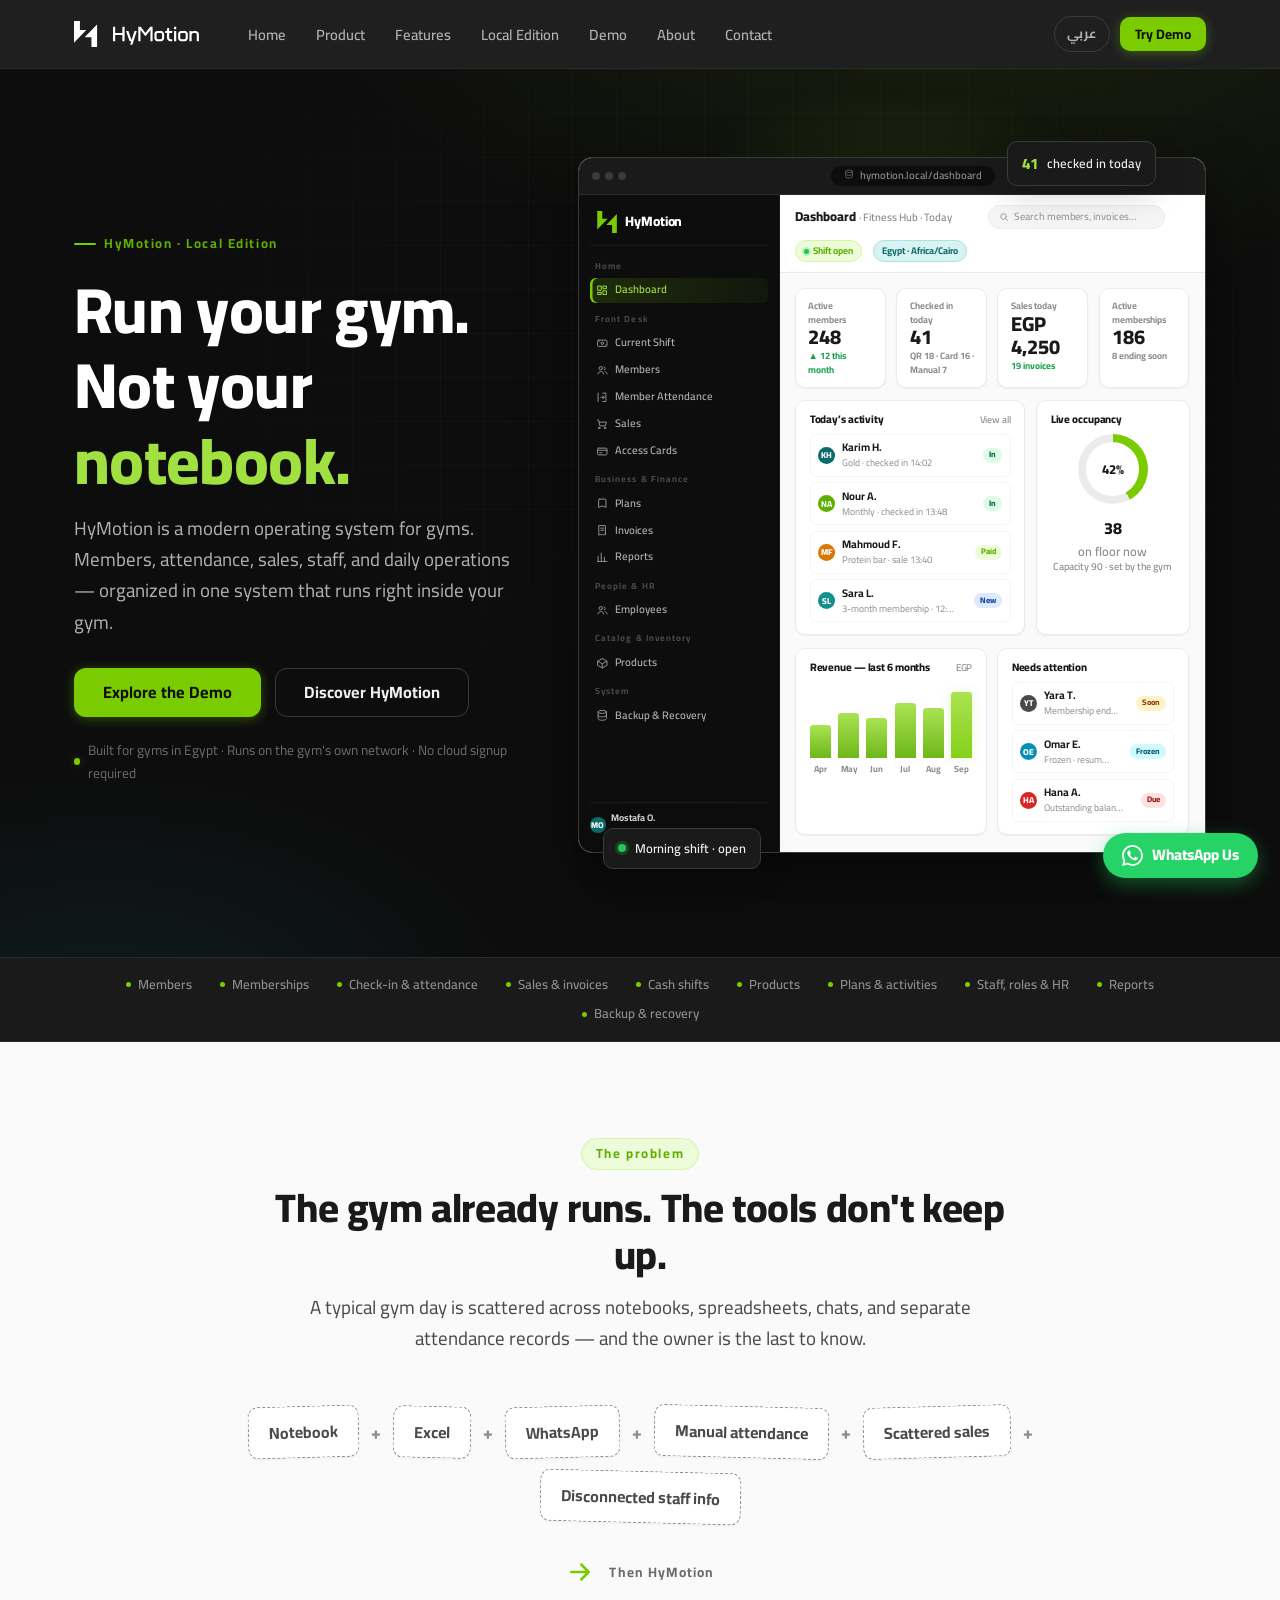
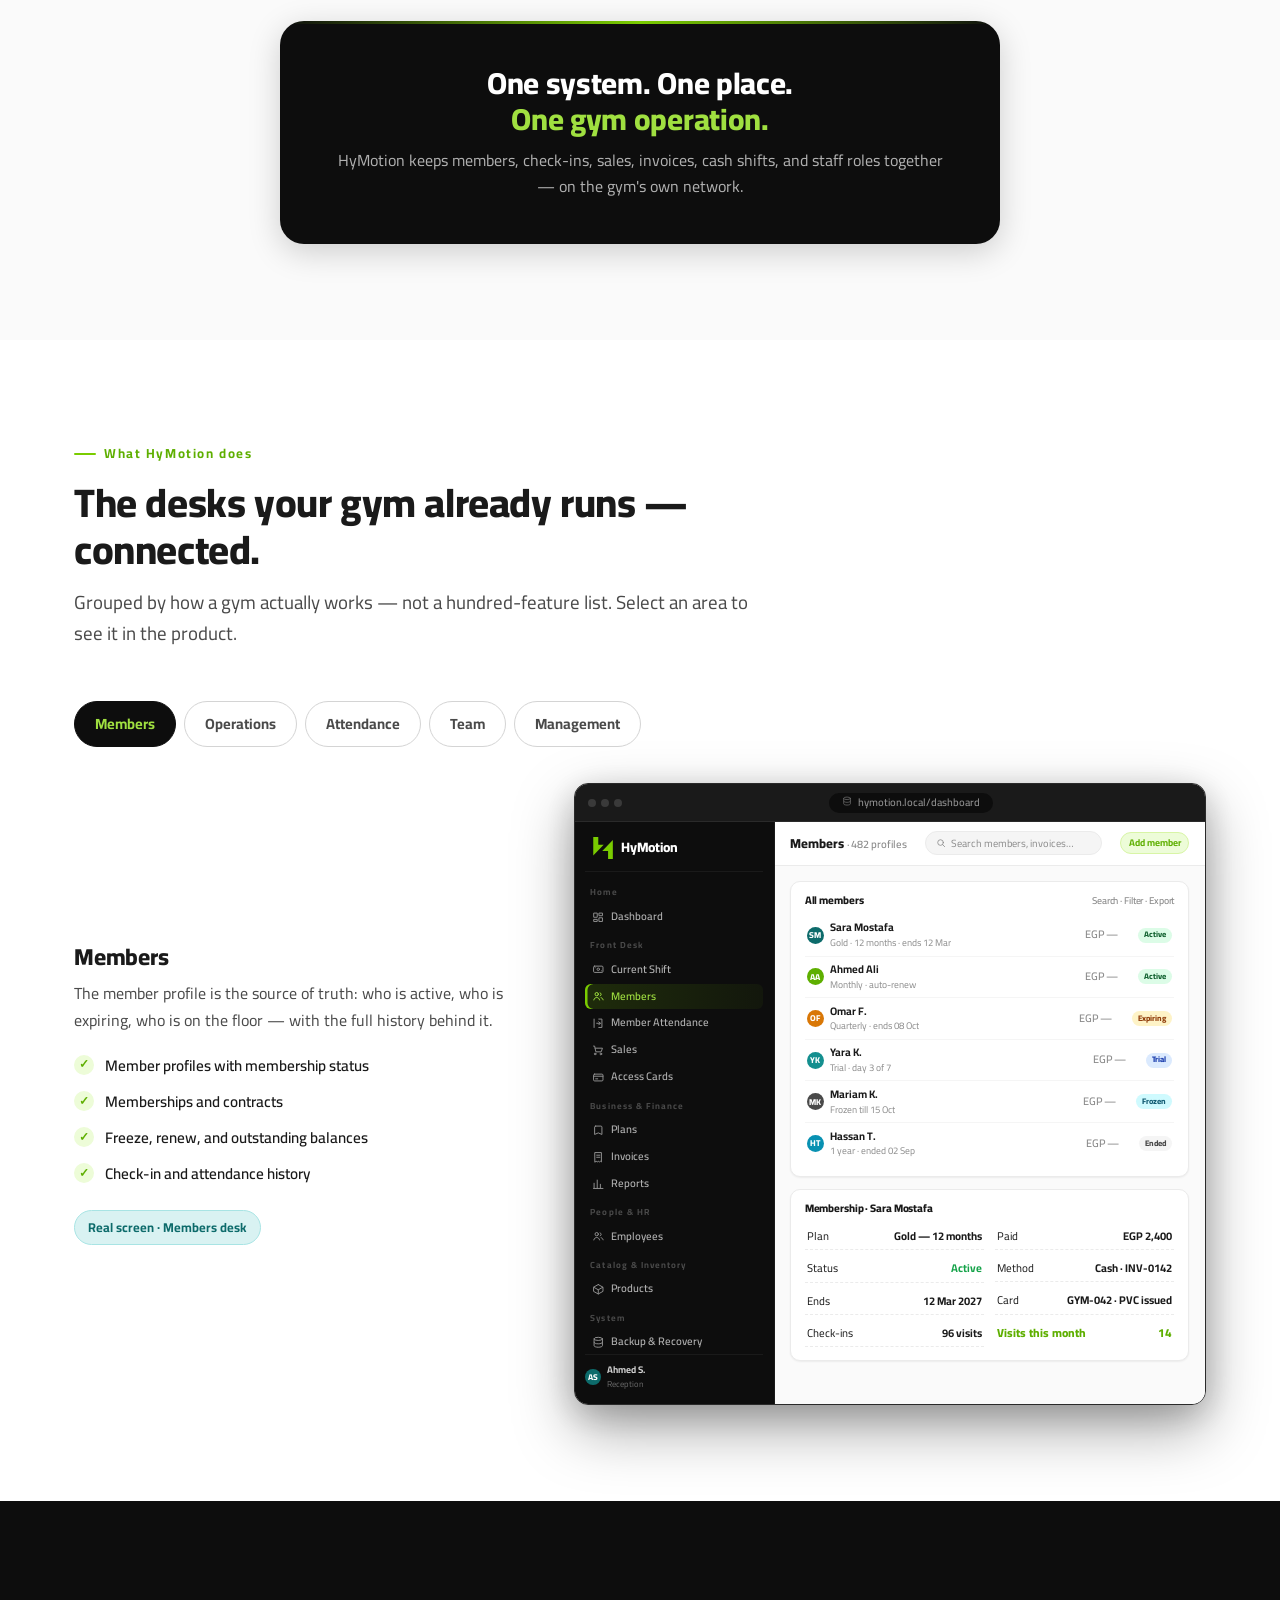
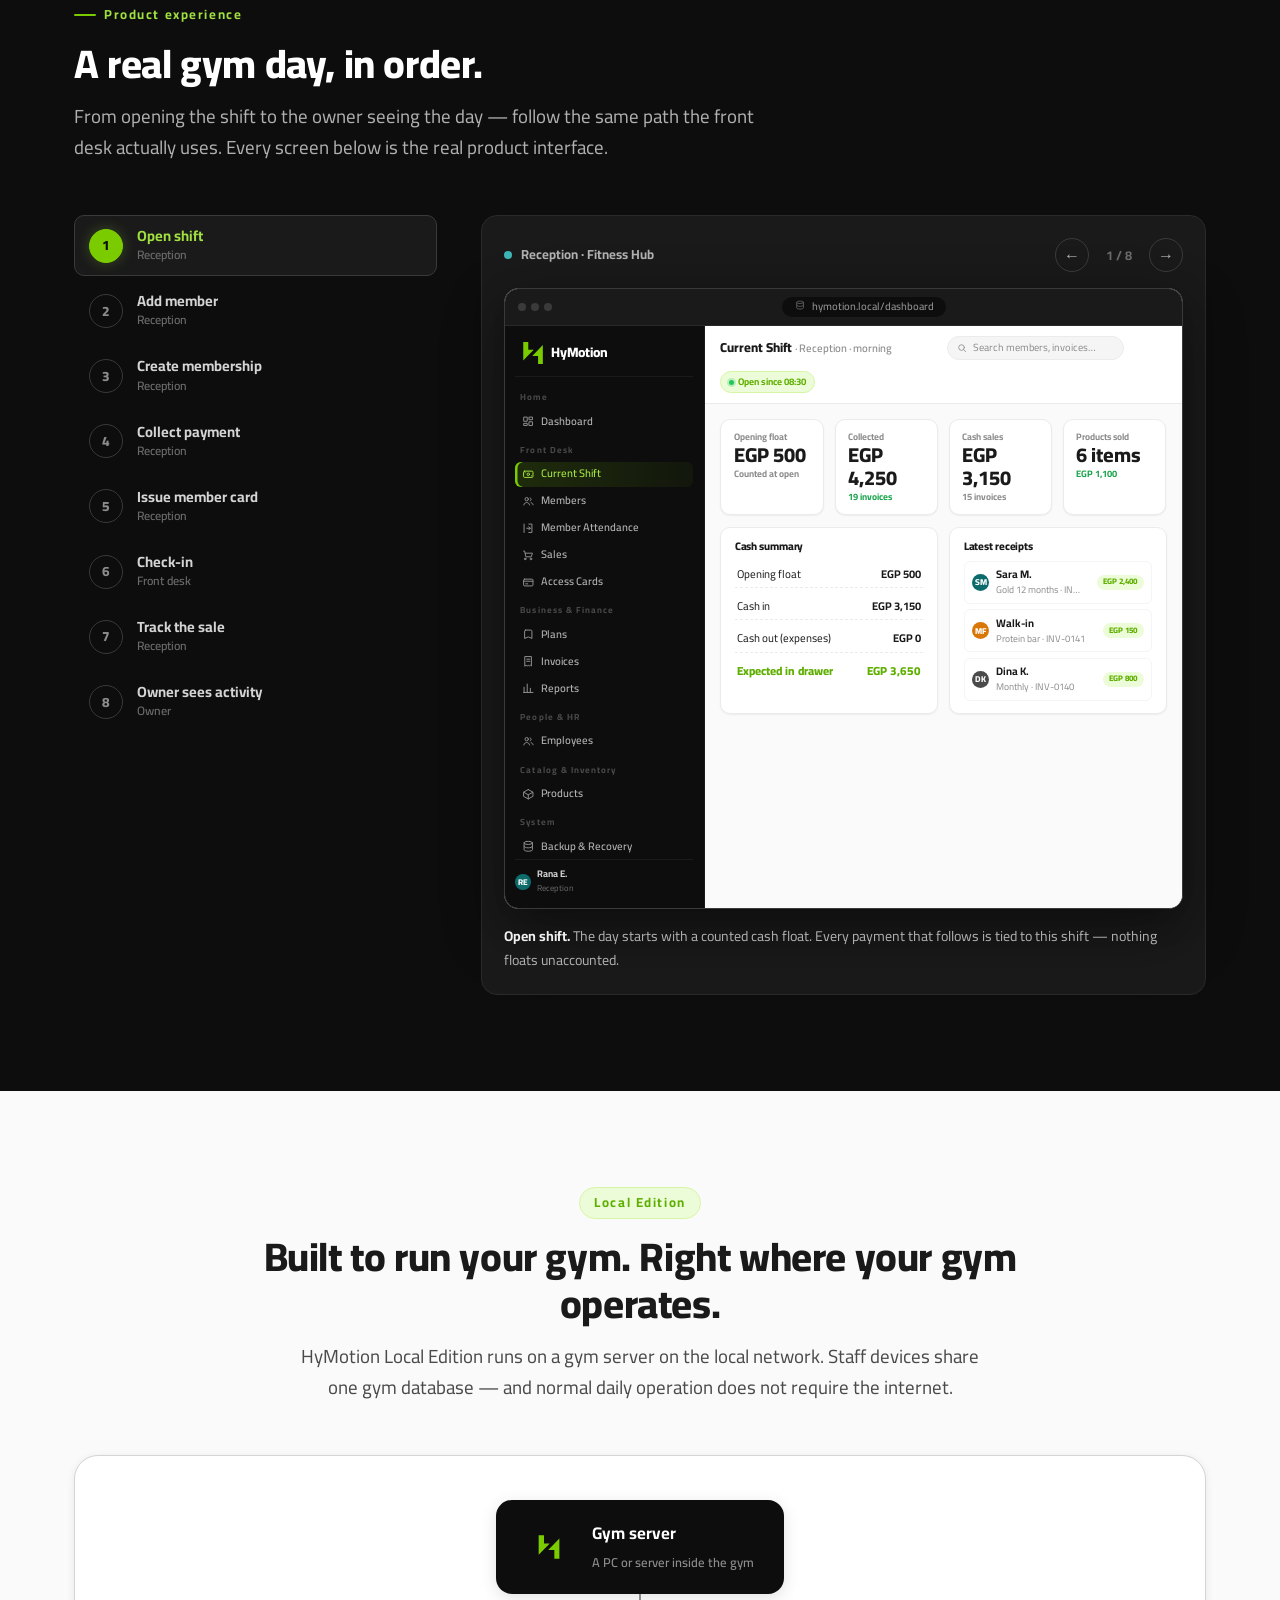
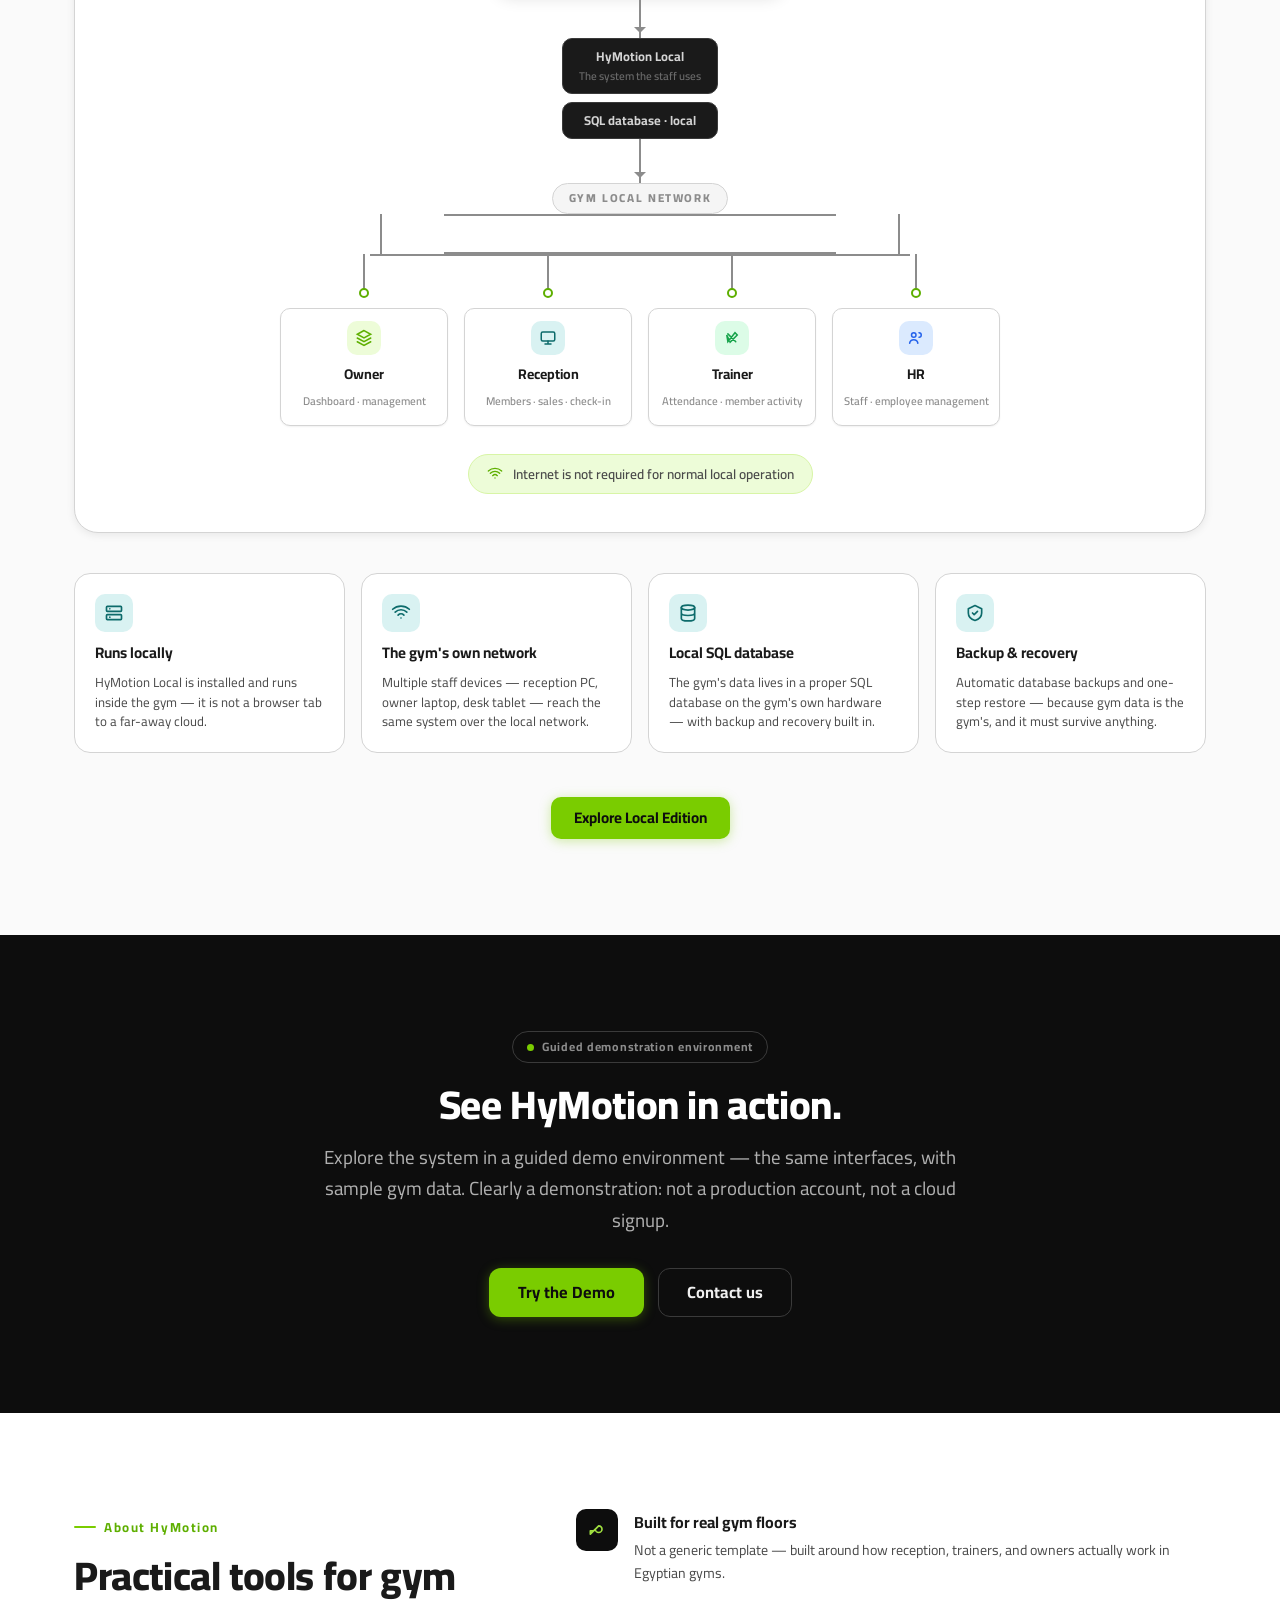
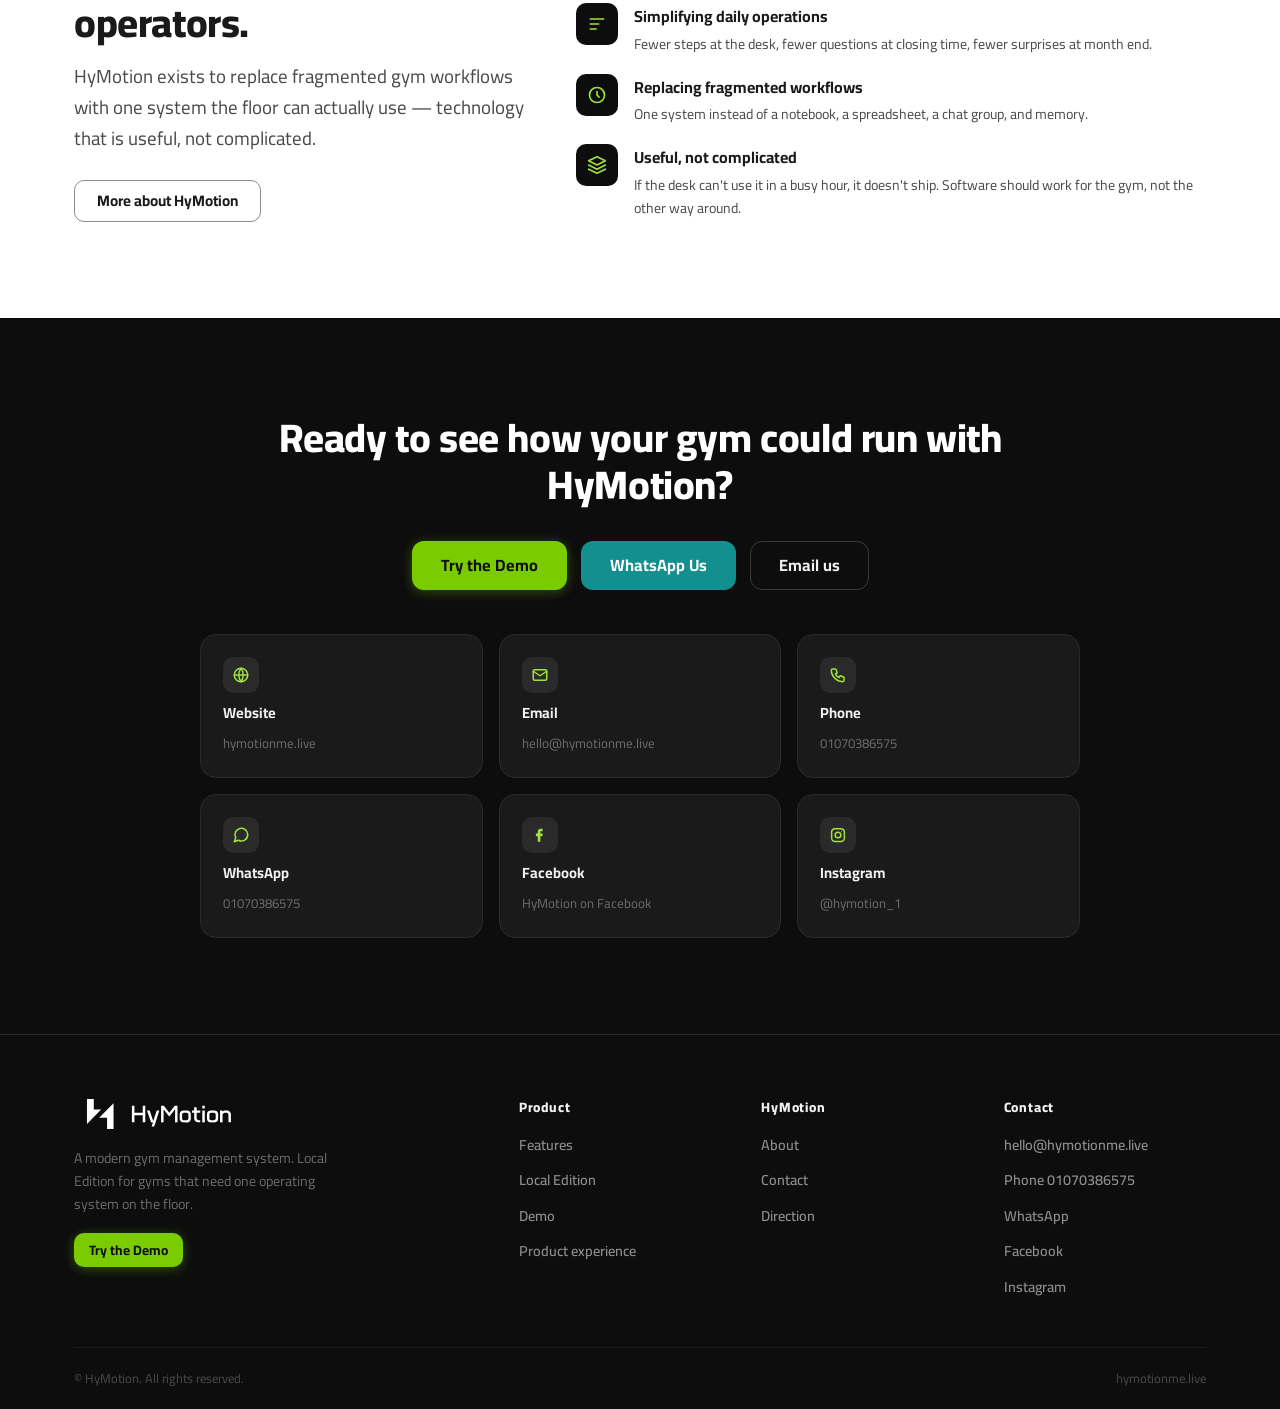
<file: index.html>
<!DOCTYPE html>
<html lang="en" dir="ltr">

<head>
  <meta charset="UTF-8">
  <meta name="viewport" content="width=device-width, initial-scale=1">
  <title>HyMotion | Gym Management System</title>
  <meta name="description"
    content="HyMotion is a modern gym management system built to organize members, attendance, sales, staff, and daily gym operations.">
  <meta name="theme-color" content="#0D0D0D">
  <meta property="og:title" content="HyMotion | Gym Management System">
  <meta property="og:description"
    content="HyMotion is a modern gym management system built to organize members, attendance, sales, staff, and daily gym operations.">
  <meta property="og:type" content="website">
  <meta property="og:url" content="https://hymotionme.live/">
  <meta property="og:site_name" content="HyMotion">
  <meta property="og:image" content="https://hymotionme.live/og-image.png">
  <meta property="og:image:width" content="1200">
  <meta property="og:image:height" content="630">
  <meta name="twitter:card" content="summary_large_image">
  <meta name="twitter:title" content="HyMotion | Gym Management System">
  <meta name="twitter:description"
    content="HyMotion is a modern gym management system built to organize members, attendance, sales, staff, and daily gym operations.">
  <meta name="twitter:image" content="https://hymotionme.live/og-image.png">
  <link rel="icon" href="/favicon.svg" type="image/svg+xml">
  <link rel="icon" href="/favicon.ico" sizes="32x32">
  <link rel="canonical" href="https://hymotionme.live/">
  <link rel="preload" href="/fonts/cairo/SLXVc1nY6HkvangtZmpQdkhzfH5lkSscQyyS4J0.woff2" as="font" type="font/woff2"
    crossorigin>
  <link rel="preload" href="/fonts/cairo/SLXVc1nY6HkvangtZmpQdkhzfH5lkSscRiyS.woff2" as="font" type="font/woff2"
    crossorigin>
  <link rel="stylesheet" href="/fonts/cairo.css">
  <link rel="stylesheet" href="/css/site.css">
  <script type="application/ld+json">
  {
    "@context": "https://schema.org",
    "@graph": [
      {
        "@type": "WebSite",
        "@id": "https://hymotionme.live/#website",
        "url": "https://hymotionme.live/",
        "name": "HyMotion",
        "description": "HyMotion is a modern gym management system built to organize members, attendance, sales, staff, and daily gym operations.",
        "publisher": { "@id": "https://hymotionme.live/#organization" }
      },
      {
        "@type": "Organization",
        "@id": "https://hymotionme.live/#organization",
        "name": "HyMotion",
        "url": "https://hymotionme.live/",
        "logo": "https://hymotionme.live/brand/logo-lockup-white.svg",
        "contactPoint": [
          {
            "@type": "ContactPoint",
            "telephone": "+201070386575",
            "contactType": "customer support",
            "email": "hello@hymotionme.live"
          }
        ],
        "sameAs": [
          "https://web.facebook.com/profile.php?id=61593888670946",
          "https://www.instagram.com/hymotion_1/"
        ]
      }
    ]
  }
  </script>
</head>

<body>

  <header class="Navbar">
    <div class="Navbar-inner">
      <a class="Brand" href="/">
        <img src="/brand/logo-lockup-white.svg" alt="HyMotion — gym management system" width="168" height="30">
      </a>
      <ul class="Navbar-links">
        <li><a href="/" data-en="Home" data-ar="الرئيسية">Home</a></li>
        <li><a href="/product/" data-en="Product" data-ar="المنتج">Product</a></li>
        <li><a href="/features/" data-en="Features" data-ar="الميزات">Features</a></li>
        <li><a href="/local/" data-en="Local Edition" data-ar="النسخة المحلية">Local Edition</a></li>
        <li><a href="/demo/" data-en="Demo" data-ar="تجربة">Demo</a></li>
        <li><a href="/about/" data-en="About" data-ar="عنّا">About</a></li>
        <li><a href="/contact/" data-en="Contact" data-ar="تواصل">Contact</a></li>
      </ul>
      <div class="Navbar-actions">
        <button class="lang-toggle" type="button" data-lang-chip aria-label="Switch language">عربي</button>
        <a class="btn btn-primary btn-sm" href="/demo/" data-en="Try Demo" data-ar="جرّب التجربة">Try Demo</a>
        <button class="menu-btn" id="menuBtn" type="button" aria-expanded="false" data-en-aria="Open menu"
          data-ar-aria="فتح القائمة" aria-label="Open menu">☰</button>
      </div>
    </div>
  </header>
  <nav class="NavDrawer" id="navDrawer" aria-label="Mobile">
    <a href="/" data-en="Home" data-ar="الرئيسية">Home</a>
    <a href="/product/" data-en="Product" data-ar="المنتج">Product</a>
    <a href="/features/" data-en="Features" data-ar="الميزات">Features</a>
    <a href="/local/" data-en="Local Edition" data-ar="النسخة المحلية">Local Edition</a>
    <a href="/demo/" data-en="Demo" data-ar="تجربة">Demo</a>
    <a href="/about/" data-en="About" data-ar="عنّا">About</a>
    <a href="/contact/" data-en="Contact" data-ar="تواصل">Contact</a>
    <a class="btn btn-primary" href="/demo/" data-en="Try Demo" data-ar="جرّب التجربة">Try Demo</a>
  </nav>

  <main>

    <!-- ══ 1 · HERO ══════════════════════════════════════ -->
    <section class="hero" id="top">
      <div class="wrap Hero-grid">
        <div>
          <p class="eyebrow" data-en="HyMotion · Local Edition" data-ar="HyMotion · النسخة المحلية">HyMotion · Local
            Edition</p>
          <h1 aria-label="Run your gym. Not your notebook." data-en-aria="Run your gym. Not your notebook."
            data-ar-aria="أدِر جيمك. مش دفترك."><span data-en="Run your gym." data-ar="أدِر جيمك.">Run your
              gym.</span><br><span data-en="Not your " data-ar="مش ">Not your </span><span class="accent"
              data-en="notebook." data-ar="دفترك.">notebook.</span></h1>
          <p class="lede"
            data-en="HyMotion is a modern operating system for gyms. Members, attendance, sales, staff, and daily operations — organized in one system that runs right inside your gym."
            data-ar="HyMotion نظام تشغيل حديث للصالات. الأعضاء والحضور والمبيعات والفريق والتشغيل اليومي — منظّمين في نظام واحد يشتغل داخل صالتك نفسها.">
            HyMotion is a modern operating system for gyms. Members, attendance, sales, staff, and daily operations —
            organized in one system that runs right inside your gym.</p>
          <div class="Hero-ctas">
            <a class="btn btn-primary btn-lg" href="/demo/" data-en="Explore the Demo" data-ar="استكشف التجربة">Explore
              the Demo</a>
            <a class="btn btn-ghost btn-lg" href="#product" data-en="Discover HyMotion"
              data-ar="تعرّف على HyMotion">Discover HyMotion</a>
          </div>
          <p class="Hero-note"><span class="dot"></span><span
              data-en="Built for gyms in Egypt · Runs on the gym's own network · No cloud signup required"
              data-ar="مبني لصالات مصر · يشتغل على شبكة الصالة نفسها · مش محتاج حساب سحابي">Built for gyms in Egypt ·
              Runs on the gym's own network · No cloud signup required</span></p>
        </div>
        <div class="Hero-visual">
          <div class="hero-chip hero-chip-a"><span class="num">41</span><span data-en="checked in today"
              data-ar="حضور اليوم">checked in today</span></div>
          <div class="ProductShowcase reveal" data-frame="dashboard"></div>
          <div class="hero-chip hero-chip-b"><span class="live-dot"></span><span data-en="Morning shift · open"
              data-ar="وردية الصباح · مفتوحة">Morning shift · open</span></div>
        </div>
      </div>
    </section>

    <!-- scope strip -->
    <aside class="scope-strip" aria-label="What HyMotion manages">
      <div class="wrap">
        <span data-en="Members" data-ar="الأعضاء">Members</span>
        <span data-en="Memberships" data-ar="العضويات">Memberships</span>
        <span data-en="Check-in &amp; attendance" data-ar="الحضور والدخول">Check-in &amp; attendance</span>
        <span data-en="Sales &amp; invoices" data-ar="المبيعات والفواتير">Sales &amp; invoices</span>
        <span data-en="Cash shifts" data-ar="ورديات الصندوق">Cash shifts</span>
        <span data-en="Products" data-ar="المنتجات">Products</span>
        <span data-en="Plans &amp; activities" data-ar="الباقات والأنشطة">Plans &amp; activities</span>
        <span data-en="Staff, roles &amp; HR" data-ar="الفريق والأدوار والموارد البشرية">Staff, roles &amp; HR</span>
        <span data-en="Reports" data-ar="التقارير">Reports</span>
        <span data-en="Backup &amp; recovery" data-ar="النسخ والاستعادة">Backup &amp; recovery</span>
      </div>
    </aside>

    <!-- ══ 2 · THE PROBLEM ═══════════════════════════════ -->
    <section class="section" id="problem">
      <div class="wrap">
        <header class="SectionHeader center reveal">
          <p class="eyebrow" data-en="The problem" data-ar="المشكلة">The problem</p>
          <h2 data-en="The gym already runs. The tools don't keep up." data-ar="الصالة شغالة. الأدوات مش لاحقة.">The gym
            already runs. The tools don't keep up.</h2>
          <p class="lede"
            data-en="A typical gym day is scattered across notebooks, spreadsheets, chats, and separate attendance records — and the owner is the last to know."
            data-ar="يوم الصالة العادي متوزّع بين دفاتر وإكسل ومحادثات وسجلات حضور منفصلة — والمالك آخر واحد يعرف.">A
            typical gym day is scattered across notebooks, spreadsheets, chats, and separate attendance records — and
            the owner is the last to know.</p>
        </header>
        <div class="problem-stage">
          <div class="problem-chain reveal">
            <span class="frag" data-en="Notebook" data-ar="دفتر">Notebook</span><span class="frag-plus">+</span>
            <span class="frag">Excel</span><span class="frag-plus">+</span>
            <span class="frag">WhatsApp</span><span class="frag-plus">+</span>
            <span class="frag" data-en="Manual attendance" data-ar="حضور يدوي">Manual attendance</span><span
              class="frag-plus">+</span>
            <span class="frag" data-en="Scattered sales" data-ar="مبيعات متفرقة">Scattered sales</span><span
              class="frag-plus">+</span>
            <span class="frag" data-en="Disconnected staff info" data-ar="بيانات فريق متفرقة">Disconnected staff
              info</span>
          </div>
          <div class="problem-arrow reveal reveal-d1">
            <svg viewBox="0 0 24 24" fill="none" stroke="currentColor" stroke-width="2" stroke-linecap="round"
              stroke-linejoin="round">
              <path d="M5 12h14M13 6l6 6-6 6" />
            </svg>
            <span data-en="Then HyMotion" data-ar="بعدين HyMotion">Then HyMotion</span>
          </div>
          <div class="one-system reveal reveal-d2">
            <h3><span data-en="One system. One place." data-ar="نظام واحد. مكان واحد.">One system. One
                place.</span><br><span class="accent" data-en="One gym operation." data-ar="تشغيل واحد للصالة.">One gym
                operation.</span></h3>
            <p data-en="HyMotion keeps members, check-ins, sales, invoices, cash shifts, and staff roles together — on the gym's own network."
              data-ar="HyMotion يجمع الأعضاء والحضور والمبيعات والفواتير والورديات وأدوار الفريق مع بعض — على شبكة الصالة نفسها.">
              HyMotion keeps members, check-ins, sales, invoices, cash shifts, and staff roles together — on the gym's
              own network.</p>
          </div>
        </div>
      </div>
    </section>

    <!-- ══ 3 · WHAT HYMOTION DOES ═══════════════════════ -->
    <section class="section section-soft" id="product">
      <div class="wrap">
        <header class="SectionHeader reveal">
          <p class="eyebrow" data-en="What HyMotion does" data-ar="ماذا يفعل HyMotion">What HyMotion does</p>
          <h2 data-en="The desks your gym already runs — connected." data-ar="نفس مكاتب صالتك — متصلة.">The desks your
            gym already runs — connected.</h2>
          <p class="lede"
            data-en="Grouped by how a gym actually works — not a hundred-feature list. Select an area to see it in the product."
            data-ar="مجمّعة حسب طريقة شغل الصالة الحقيقية — مش قائمة مية ميزة. اختر مجال لتشوفه داخل المنتج.">Grouped by
            how a gym actually works — not a hundred-feature list. Select an area to see it in the product.</p>
        </header>

        <div data-tabs>
          <div class="tabs reveal" role="tablist" aria-label="Product areas">
            <button class="tab-btn" role="tab" data-en="Members" data-ar="الأعضاء">Members</button>
            <button class="tab-btn" role="tab" data-en="Operations" data-ar="التشغيل">Operations</button>
            <button class="tab-btn" role="tab" data-en="Attendance" data-ar="الحضور">Attendance</button>
            <button class="tab-btn" role="tab" data-en="Team" data-ar="الفريق">Team</button>
            <button class="tab-btn" role="tab" data-en="Management" data-ar="الإدارة">Management</button>
          </div>

          <div class="tab-panel" role="tabpanel">
            <div class="feature-duo">
              <div class="feature-copy">
                <h3 data-en="Members" data-ar="الأعضاء">Members</h3>
                <p data-en="The member profile is the source of truth: who is active, who is expiring, who is on the floor — with the full history behind it."
                  data-ar="ملف العضو هو المرجع: مين شغال، مين اشتراكه بينتهي، مين في الصالة — ومعاه السجل كامل.">The
                  member profile is the source of truth: who is active, who is expiring, who is on the floor — with the
                  full history behind it.</p>
                <ul class="feature-list">
                  <li><span class="tick">✓</span><span data-en="Member profiles with membership status"
                      data-ar="ملفات الأعضاء مع حالة الاشتراك">Member profiles with membership status</span></li>
                  <li><span class="tick">✓</span><span data-en="Memberships and contracts"
                      data-ar="العضويات والعقود">Memberships and contracts</span></li>
                  <li><span class="tick">✓</span><span data-en="Freeze, renew, and outstanding balances"
                      data-ar="تجميد وتجديد وأرصدة مستحقة">Freeze, renew, and outstanding balances</span></li>
                  <li><span class="tick">✓</span><span data-en="Check-in and attendance history"
                      data-ar="سجل الحضور والدخول">Check-in and attendance history</span></li>
                </ul>
                <span class="feature-tag" data-en="Real screen · Members desk" data-ar="شاشة حقيقية · مكتب الأعضاء">Real
                  screen · Members desk</span>
              </div>
              <div data-frame="members"></div>
            </div>
          </div>

          <div class="tab-panel" role="tabpanel">
            <div class="feature-duo">
              <div class="feature-copy">
                <h3 data-en="Operations" data-ar="التشغيل">Operations</h3>
                <p data-en="Front-desk daily work: open a cash shift, sell memberships and products, issue numbered invoices — all on one shift."
                  data-ar="شغل المكتب اليومي: افتح وردية، بع اشتراكات ومنتجات، أصدر فواتير مرقّمة — كله على وردية واحدة.">
                  Front-desk daily work: open a cash shift, sell memberships and products, issue numbered invoices — all
                  on one shift.</p>
                <ul class="feature-list">
                  <li><span class="tick">✓</span><span data-en="Cash shifts with opening float and Z-report"
                      data-ar="ورديات صندوق بعهدة افتتاحية وتقرير إقفال">Cash shifts with opening float and
                      Z-report</span></li>
                  <li><span class="tick">✓</span><span data-en="Sales — memberships and products together"
                      data-ar="مبيعات — اشتراكات ومنتجات مع بعض">Sales — memberships and products together</span></li>
                  <li><span class="tick">✓</span><span data-en="Numbered invoices, printed or saved"
                      data-ar="فواتير مرقّمة، تُطبع أو تُحفظ">Numbered invoices, printed or saved</span></li>
                  <li><span class="tick">✓</span><span data-en="Product catalog with stock counts"
                      data-ar="كتالوج منتجات مع المخزون">Product catalog with stock counts</span></li>
                </ul>
                <span class="feature-tag" data-en="Real screen · Point of sale" data-ar="شاشة حقيقية · نقطة البيع">Real
                  screen · Point of sale</span>
              </div>
              <div data-frame="sales"></div>
            </div>
          </div>

          <div class="tab-panel" role="tabpanel">
            <div class="feature-duo">
              <div class="feature-copy">
                <h3 data-en="Attendance" data-ar="الحضور">Attendance</h3>
                <p data-en="One check-in desk for every method the gym uses — manual, barcode, QR, PVC cards, and biometric integration."
                  data-ar="مكتب حضور واحد لكل طريقة تستخدمها الصالة — يدوي وباركود وQR وكروت PVC وربط بيومتري.">One
                  check-in desk for every method the gym uses — manual, barcode, QR, PVC cards, and biometric
                  integration.</p>
                <ul class="feature-list">
                  <li><span class="tick">✓</span><span data-en="Live check-in feed on the desk screen"
                      data-ar="بث حضور مباشر على شاشة المكتب">Live check-in feed on the desk screen</span></li>
                  <li><span class="tick">✓</span><span data-en="USB barcode scanner support"
                      data-ar="دعم ماسح باركود USB">USB barcode scanner support</span></li>
                  <li><span class="tick">✓</span><span data-en="Gym-branded PVC access cards"
                      data-ar="كروت دخول PVC بهوية الصالة">Gym-branded PVC access cards</span></li>
                  <li><span class="tick">✓</span><span data-en="Biometric integration" data-ar="ربط بيومتري">Biometric
                      integration</span></li>
                </ul>
                <span class="feature-tag" data-en="Real screen · Attendance desk"
                  data-ar="شاشة حقيقية · مكتب الحضور">Real screen · Attendance desk</span>
              </div>
              <div data-frame="attendance"></div>
            </div>
          </div>

          <div class="tab-panel" role="tabpanel">
            <div class="feature-duo">
              <div class="feature-copy">
                <h3 data-en="Team" data-ar="الفريق">Team</h3>
                <p data-en="Owner, reception, trainer, and HR — each with their own login, their own screen, and exactly the permissions their role needs."
                  data-ar="المالك والاستقبال والمدرب والموارد البشرية — لكل واحد دخوله وشاشته والصلاحيات اللي دوره محتاجها بالظبط.">
                  Owner, reception, trainer, and HR — each with their own login, their own screen, and exactly the
                  permissions their role needs.</p>
                <ul class="feature-list">
                  <li><span class="tick">✓</span><span data-en="Staff accounts with roles"
                      data-ar="حسابات فريق بأدوار">Staff accounts with roles</span></li>
                  <li><span class="tick">✓</span><span data-en="Granular permissions catalog"
                      data-ar="كتالوج صلاحيات دقيق">Granular permissions catalog</span></li>
                  <li><span class="tick">✓</span><span data-en="HR workflows — employees, attendance, payroll"
                      data-ar="مسارات موارد بشرية — موظفون وحضور ورواتب">HR workflows — employees, attendance,
                      payroll</span></li>
                  <li><span class="tick">✓</span><span data-en="Employee attendance, including biometric"
                      data-ar="حضور الموظفين، بما فيه البصمة">Employee attendance, including biometric</span></li>
                </ul>
                <span class="feature-tag" data-en="Real screen · People &amp; HR"
                  data-ar="شاشة حقيقية · الفريق والموارد البشرية">Real screen · People &amp; HR</span>
              </div>
              <div data-frame="hr"></div>
            </div>
          </div>

          <div class="tab-panel" role="tabpanel">
            <div class="feature-duo">
              <div class="feature-copy">
                <h3 data-en="Management" data-ar="الإدارة">Management</h3>
                <p data-en="Plans, activities, and reports — so the owner sees what happened in the gym, not only what is happening now."
                  data-ar="الباقات والأنشطة والتقارير — عشان المالك يشوف اللي حصل في الصالة، مش بس اللي بيحصل دلوقتي.">
                  Plans, activities, and reports — so the owner sees what happened in the gym, not only what is
                  happening now.</p>
                <ul class="feature-list">
                  <li><span class="tick">✓</span><span data-en="Plans and activities defined by the gym"
                      data-ar="باقات وأنشطة تحددها الصالة">Plans and activities defined by the gym</span></li>
                  <li><span class="tick">✓</span><span data-en="Reports — sales, memberships, attendance, shifts"
                      data-ar="تقارير — مبيعات وعضويات وحضور وورديات">Reports — sales, memberships, attendance,
                      shifts</span></li>
                  <li><span class="tick">✓</span><span data-en="Owner dashboard with today at a glance"
                      data-ar="لوحة المالك بنظرة واحدة على اليوم">Owner dashboard with today at a glance</span></li>
                  <li><span class="tick">✓</span><span data-en="Backup and recovery"
                      data-ar="النسخ الاحتياطي والاستعادة">Backup and recovery</span></li>
                </ul>
                <span class="feature-tag" data-en="Real screen · Reports center"
                  data-ar="شاشة حقيقية · مركز التقارير">Real screen · Reports center</span>
              </div>
              <div data-frame="reports"></div>
            </div>
          </div>
        </div>
      </div>
    </section>

    <!-- ══ 4 · PRODUCT EXPERIENCE (WORKFLOW) ════════════ -->
    <section class="section section-dark" id="experience">
      <div class="wrap">
        <header class="SectionHeader reveal">
          <p class="eyebrow" data-en="Product experience" data-ar="تجربة المنتج">Product experience</p>
          <h2 data-en="A real gym day, in order." data-ar="يوم شغل حقيقي، بالترتيب.">A real gym day, in order.</h2>
          <p class="lede"
            data-en="From opening the shift to the owner seeing the day — follow the same path the front desk actually uses. Every screen below is the real product interface."
            data-ar="من فتح الوردية لحد ما المالك يشوف اليوم — نفس المسار اللي المكتب يستخدمه فعلاً. كل شاشة تحت هي واجهة المنتج الحقيقية.">
            From opening the shift to the owner seeing the day — follow the same path the front desk actually uses.
            Every screen below is the real product interface.</p>
        </header>

        <div class="workflow reveal" data-workflow role="group" aria-label="Gym day workflow" tabindex="0">
          <div class="wf-steps" role="tablist" aria-label="Steps"></div>
          <div class="wf-stage">
            <div class="wf-frame-card">
              <div class="wf-meta">
                <span class="who"><span class="role-dot"></span><span data-wf-who>Reception · Fitness Hub</span></span>
                <div class="wf-nav">
                  <button type="button" data-wf-prev data-en-aria="Previous step" data-ar-aria="الخطوة السابقة"
                    aria-label="Previous step">←</button>
                  <span class="wf-count" data-wf-count>1 / 8</span>
                  <button type="button" data-wf-next data-en-aria="Next step" data-ar-aria="الخطوة التالية"
                    aria-label="Next step">→</button>
                </div>
              </div>
              <div data-wf-frame></div>
              <p class="wf-desc" data-wf-desc></p>
            </div>
          </div>
        </div>
      </div>
    </section>

    <!-- ══ 5 · LOCAL EDITION ═════════════════════════════ -->
    <section class="section" id="local">
      <div class="wrap">
        <header class="SectionHeader center reveal">
          <p class="eyebrow" data-en="Local Edition" data-ar="النسخة المحلية">Local Edition</p>
          <h2 data-en="Built to run your gym. Right where your gym operates."
            data-ar="مبني ليشتغل مع صالتك. في نفس مكان الصالة.">Built to run your gym. Right where your gym operates.
          </h2>
          <p class="lede"
            data-en="HyMotion Local Edition runs on a gym server on the local network. Staff devices share one gym database — and normal daily operation does not require the internet."
            data-ar="نسخة HyMotion المحلية تشتغل على سيرفر الصالة داخل الشبكة المحلية. أجهزة الفريق تشترك في قاعدة بيانات واحدة — والتشغيل اليومي العادي مش محتاج إنترنت.">
            HyMotion Local Edition runs on a gym server on the local network. Staff devices share one gym database — and
            normal daily operation does not require the internet.</p>
        </header>

        <div class="diagram reveal" role="img"
          aria-label="HyMotion Local network diagram: gym server runs HyMotion Local with an SQL database; owner, reception, trainer and HR devices connect through the gym's local network">
          <div class="dg-server">
            <img class="app-icon" src="/brand/app-icon.svg" alt="">
            <div class="txt"><b data-en="Gym server" data-ar="سيرفر الصالة">Gym server</b><span
                data-en="A PC or server inside the gym" data-ar="جهاز أو سيرفر داخل الصالة">A PC or server inside the
                gym</span></div>
          </div>
          <div class="dg-connector"></div>
          <div class="dg-stack">
            <div class="dg-chip">HyMotion Local<span class="sub" data-en="The system the staff uses"
                data-ar="النظام اللي بيستخدمه الفريق">The system the staff uses</span></div>
            <div class="dg-chip" data-en="SQL database · local" data-ar="قاعدة بيانات SQL · محلية">SQL database · local
            </div>
          </div>
          <div class="dg-connector"></div>
          <span class="dg-label" data-en="GYM LOCAL NETWORK" data-ar="شبكة الصالة المحلية">GYM LOCAL NETWORK</span>
          <div class="dg-bus"></div>
          <div class="dg-roles">
            <div class="dg-role">
              <div class="dg-device">
                <span class="icon" style="background:var(--l100);color:var(--l600)">
                  <svg width="18" height="18" viewBox="0 0 24 24" fill="none" stroke="currentColor" stroke-width="2"
                    stroke-linecap="round">
                    <path d="M12 2 3 7l9 5 9-5-9-5ZM3 12l9 5 9-5M3 17l9 5 9-5" />
                  </svg>
                </span>
                <b data-en="Owner" data-ar="المالك">Owner</b>
                <span data-en="Dashboard · management" data-ar="لوحة · إدارة">Dashboard · management</span>
              </div>
            </div>
            <div class="dg-role">
              <div class="dg-device">
                <span class="icon" style="background:var(--t100);color:var(--t600)">
                  <svg width="18" height="18" viewBox="0 0 24 24" fill="none" stroke="currentColor" stroke-width="2"
                    stroke-linecap="round">
                    <rect x="3" y="4" width="18" height="12" rx="2" />
                    <path d="M8 20h8M12 16v4" />
                  </svg>
                </span>
                <b data-en="Reception" data-ar="الاستقبال">Reception</b>
                <span data-en="Members · sales · check-in" data-ar="أعضاء · مبيعات · حضور">Members · sales ·
                  check-in</span>
              </div>
            </div>
            <div class="dg-role">
              <div class="dg-device">
                <span class="icon" style="background:var(--suc100);color:var(--suc600)">
                  <svg width="18" height="18" viewBox="0 0 24 24" fill="none" stroke="currentColor" stroke-width="2"
                    stroke-linecap="round">
                    <path d="M6.5 6.5 17 17M5 8l1.5 9L16 5l3 3-9.5 9.5L5 8Z" />
                  </svg>
                </span>
                <b data-en="Trainer" data-ar="المدرب">Trainer</b>
                <span data-en="Attendance · member activity" data-ar="حضور · نشاط الأعضاء">Attendance · member
                  activity</span>
              </div>
            </div>
            <div class="dg-role">
              <div class="dg-device">
                <span class="icon" style="background:var(--inf100);color:var(--inf600)">
                  <svg width="18" height="18" viewBox="0 0 24 24" fill="none" stroke="currentColor" stroke-width="2"
                    stroke-linecap="round">
                    <circle cx="9" cy="8" r="3" />
                    <path d="M3.5 19c.6-3 2.8-4.6 5.5-4.6s4.9 1.6 5.5 4.6M16 5a3 3 0 0 1 0 6" />
                  </svg>
                </span>
                <b data-en="HR" data-ar="الموارد البشرية">HR</b>
                <span data-en="Staff · employee management" data-ar="الفريق · إدارة الموظفين">Staff · employee
                  management</span>
              </div>
            </div>
          </div>
          <div class="dg-note">
            <svg viewBox="0 0 24 24" fill="none" stroke="currentColor" stroke-width="2" stroke-linecap="round"
              stroke-linejoin="round">
              <path d="M12 18h.01M8.5 14.5a5 5 0 0 1 7 0M5 11a10 10 0 0 1 14 0M2 7.5a15 15 0 0 1 20 0" />
            </svg>
            <span data-en="Internet is not required for normal local operation"
              data-ar="الإنترنت غير مطلوب للتشغيل المحلي العادي">Internet is not required for normal local
              operation</span>
          </div>
        </div>

        <div class="fact-grid">
          <div class="fact reveal">
            <span class="icon"><svg width="20" height="20" viewBox="0 0 24 24" fill="none" stroke="currentColor"
                stroke-width="2" stroke-linecap="round">
                <rect x="3" y="4" width="18" height="6" rx="1" />
                <rect x="3" y="14" width="18" height="6" rx="1" />
                <path d="M7 7h.01M7 17h.01" />
              </svg></span>
            <b data-en="Runs locally" data-ar="يعمل محلياً">Runs locally</b>
            <span
              data-en="HyMotion Local is installed and runs inside the gym — it is not a browser tab to a far-away cloud."
              data-ar="HyMotion المحلي يُثبَّت ويشتغل داخل الصالة — مش تاب متصفح لسحابة بعيدة.">HyMotion Local is
              installed and runs inside the gym — it is not a browser tab to a far-away cloud.</span>
          </div>
          <div class="fact reveal reveal-d1">
            <span class="icon"><svg width="20" height="20" viewBox="0 0 24 24" fill="none" stroke="currentColor"
                stroke-width="2" stroke-linecap="round">
                <path d="M12 18h.01M8.5 14.5a5 5 0 0 1 7 0M5 11a10 10 0 0 1 14 0M2 7.5a15 15 0 0 1 20 0" />
              </svg></span>
            <b data-en="The gym's own network" data-ar="شبكة الصالة نفسها">The gym's own network</b>
            <span
              data-en="Multiple staff devices — reception PC, owner laptop, desk tablet — reach the same system over the local network."
              data-ar="أجهزة فريق متعددة — كمبيوتر الاستقبال ولابتوب المالك وتابلت المكتب — توصل لنفس النظام عبر الشبكة المحلية.">Multiple
              staff devices — reception PC, owner laptop, desk tablet — reach the same system over the local
              network.</span>
          </div>
          <div class="fact reveal reveal-d2">
            <span class="icon"><svg width="20" height="20" viewBox="0 0 24 24" fill="none" stroke="currentColor"
                stroke-width="2" stroke-linecap="round">
                <ellipse cx="12" cy="5.5" rx="8" ry="3" />
                <path d="M4 5.5v13c0 1.7 3.6 3 8 3s8-1.3 8-3v-13M4 12c0 1.7 3.6 3 8 3s8-1.3 8-3" />
              </svg></span>
            <b data-en="Local SQL database" data-ar="قاعدة بيانات SQL محلية">Local SQL database</b>
            <span
              data-en="The gym's data lives in a proper SQL database on the gym's own hardware — with backup and recovery built in."
              data-ar="بيانات الصالة تعيش في قاعدة بيانات SQL على أجهزة الصالة نفسها — مع نسخ احتياطي واستعادة مدمجين.">The
              gym's data lives in a proper SQL database on the gym's own hardware — with backup and recovery built
              in.</span>
          </div>
          <div class="fact reveal reveal-d3">
            <span class="icon"><svg width="20" height="20" viewBox="0 0 24 24" fill="none" stroke="currentColor"
                stroke-width="2" stroke-linecap="round" stroke-linejoin="round">
                <path d="M12 3l8 4v5c0 4.4-3.4 7.6-8 9-4.6-1.4-8-4.6-8-9V7l8-4Z" />
                <path d="M9 12l2 2 4-4" />
              </svg></span>
            <b data-en="Backup &amp; recovery" data-ar="نسخ واستعادة">Backup &amp; recovery</b>
            <span
              data-en="Automatic database backups and one-step restore — because gym data is the gym's, and it must survive anything."
              data-ar="نسخ تلقائي لقاعدة البيانات واستعادة بخطوة واحدة — بيانات الصالة ملك الصالة ولازم تتحمى.">Automatic
              database backups and one-step restore — because gym data is the gym's, and it must survive
              anything.</span>
          </div>
        </div>

        <p class="center" style="margin-top:44px">
          <a class="btn btn-primary" href="/local/" data-en="Explore Local Edition"
            data-ar="استكشف النسخة المحلية">Explore Local Edition</a>
        </p>
      </div>
    </section>

    <!-- ══ 9 · DEMO CTA ══════════════════════════════════ -->
    <section class="section section-dark demo-cta" id="demo">
      <div class="wrap">
        <div class="reveal">
          <span class="demo-badge"><span class="dot"></span><span data-en="Guided demonstration environment"
              data-ar="بيئة تجريبية موجّهة">Guided demonstration environment</span></span>
          <h2 data-en="See HyMotion in action." data-ar="شوف HyMotion وهو شغّال.">See HyMotion in action.</h2>
          <p class="lede"
            data-en="Explore the system in a guided demo environment — the same interfaces, with sample gym data. Clearly a demonstration: not a production account, not a cloud signup."
            data-ar="استكشف النظام في بيئة تجريبية موجّهة — نفس الواجهات ببيانات صالة تجريبية. بيئة عرض بوضوح: مش حساب إنتاجي ولا اشتراك سحابي.">
            Explore the system in a guided demo environment — the same interfaces, with sample gym data. Clearly a
            demonstration: not a production account, not a cloud signup.</p>
          <div class="demo-ctas">
            <a class="btn btn-primary btn-lg" href="/demo/" data-en="Try the Demo" data-ar="جرّب التجربة">Try the
              Demo</a>
            <a class="btn btn-ghost btn-lg" href="mailto:hello@hymotionme.live" data-en="Contact us"
              data-ar="تواصل معنا">Contact us</a>
          </div>
        </div>
      </div>
    </section>

    <!-- ══ 11 · ABOUT TEASER ═════════════════════════════ -->
    <section class="section section-soft" id="about">
      <div class="wrap about-duo">
        <div class="reveal">
          <p class="eyebrow" data-en="About HyMotion" data-ar="عن HyMotion">About HyMotion</p>
          <h2 data-en="Practical tools for gym operators." data-ar="أدوات عملية لمشغّلي الصالات.">Practical tools for
            gym operators.</h2>
          <p class="lede"
            data-en="HyMotion exists to replace fragmented gym workflows with one system the floor can actually use — technology that is useful, not complicated."
            data-ar="HyMotion موجود ليحل محل سير العمل المتفتت في الصالات بنظام واحد يقدر الفريق يستخدمه فعلاً — تكنولوجيا مفيدة، مش معقدة.">
            HyMotion exists to replace fragmented gym workflows with one system the floor can actually use — technology
            that is useful, not complicated.</p>
          <p style="margin-top:26px"><a class="btn btn-ghost" href="/about/" data-en="More about HyMotion"
              data-ar="المزيد عن HyMotion">More about HyMotion</a></p>
        </div>
        <div class="about-points">
          <div class="about-point reveal">
            <span class="icon"><svg width="20" height="20" viewBox="0 0 24 24" fill="none" stroke="currentColor"
                stroke-width="2" stroke-linecap="round" stroke-linejoin="round">
                <path d="M14 7a4 4 0 1 1-4 4l-6 6V13h4l6-6Z" />
              </svg></span>
            <div><b data-en="Built for real gym floors" data-ar="مبني لأرض الصالة الحقيقية">Built for real gym
                floors</b>
              <p data-en="Not a generic template — built around how reception, trainers, and owners actually work in Egyptian gyms."
                data-ar="مش قالب عام — مبني حول طريقة شغل الاستقبال والمدربين والمالكة في الصالات المصرية فعلاً.">Not a
                generic template — built around how reception, trainers, and owners actually work in Egyptian gyms.</p>
            </div>
          </div>
          <div class="about-point reveal reveal-d1">
            <span class="icon"><svg width="20" height="20" viewBox="0 0 24 24" fill="none" stroke="currentColor"
                stroke-width="2" stroke-linecap="round" stroke-linejoin="round">
                <path d="M4 6h16M4 12h10M4 18h7" />
              </svg></span>
            <div><b data-en="Simplifying daily operations" data-ar="تبسيط التشغيل اليومي">Simplifying daily
                operations</b>
              <p data-en="Fewer steps at the desk, fewer questions at closing time, fewer surprises at month end."
                data-ar="خطوات أقل في المكتب، أسئلة أقل وقت القفل، مفاجآت أقل آخر الشهر.">Fewer steps at the desk, fewer
                questions at closing time, fewer surprises at month end.</p>
            </div>
          </div>
          <div class="about-point reveal reveal-d2">
            <span class="icon"><svg width="20" height="20" viewBox="0 0 24 24" fill="none" stroke="currentColor"
                stroke-width="2" stroke-linecap="round">
                <circle cx="12" cy="12" r="9" />
                <path d="M12 8v4l2.5 2.5" />
              </svg></span>
            <div><b data-en="Replacing fragmented workflows" data-ar="بديل سير العمل المتفتت">Replacing fragmented
                workflows</b>
              <p data-en="One system instead of a notebook, a spreadsheet, a chat group, and memory."
                data-ar="نظام واحد بدل دفتر وشيت وجروب وذاكرة.">One system instead of a notebook, a spreadsheet, a chat
                group, and memory.</p>
            </div>
          </div>
          <div class="about-point reveal reveal-d3">
            <span class="icon"><svg width="20" height="20" viewBox="0 0 24 24" fill="none" stroke="currentColor"
                stroke-width="2" stroke-linecap="round" stroke-linejoin="round">
                <path d="M12 2 2 7l10 5 10-5-10-5ZM2 17l10 5 10-5M2 12l10 5 10-5" />
              </svg></span>
            <div><b data-en="Useful, not complicated" data-ar="مفيد، مش معقد">Useful, not complicated</b>
              <p data-en="If the desk can't use it in a busy hour, it doesn't ship. Software should work for the gym, not the other way around."
                data-ar="لو المكتب مش هيقدر يستخدمه في وقت الزحمة، مش بينزل. البرنامج يخدم الصالة، مش العكس.">If the
                desk can't use it in a busy hour, it doesn't ship. Software should work for the gym, not the other way
                around.</p>
            </div>
          </div>
        </div>
      </div>
    </section>

    <!-- ══ 12 · FINAL CTA / CONTACT ══════════════════════ -->
    <section class="section section-dark" id="contact">
      <div class="wrap center">
        <div class="reveal" style="max-width:880px;margin-inline:auto">
          <h2 data-en="Ready to see how your gym could run with HyMotion?"
            data-ar="جاهز تشوف صالتك وهي بتشتغل على HyMotion؟">Ready to see how your gym could run with HyMotion?</h2>
          <div class="demo-ctas">
            <a class="btn btn-primary btn-lg" href="/demo/" data-en="Try the Demo" data-ar="جرّب التجربة">Try the
              Demo</a>
            <a class="btn btn-teal btn-lg" href="https://wa.me/201070386575" target="_blank" rel="noopener"
              data-en="WhatsApp Us" data-ar="كلّمنا واتساب">WhatsApp Us</a>
            <a class="btn btn-ghost btn-lg" href="mailto:hello@hymotionme.live" data-en="Email us"
              data-ar="راسلنا">Email us</a>
          </div>
          <div class="contact-grid">
            <a class="contact-card" href="https://hymotionme.live" target="_blank" rel="noopener">
              <span class="icon"><svg width="18" height="18" viewBox="0 0 24 24" fill="none" stroke="currentColor"
                  stroke-width="2" stroke-linecap="round">
                  <circle cx="12" cy="12" r="9" />
                  <path d="M3 12h18M12 3a15 15 0 0 1 0 18M12 3a15 15 0 0 0 0 18" />
                </svg></span>
              <b data-en="Website" data-ar="الموقع">Website</b>
              <span dir="ltr">hymotionme.live</span>
            </a>
            <a class="contact-card" href="mailto:hello@hymotionme.live">
              <span class="icon"><svg width="18" height="18" viewBox="0 0 24 24" fill="none" stroke="currentColor"
                  stroke-width="2" stroke-linecap="round" stroke-linejoin="round">
                  <rect x="3" y="5" width="18" height="14" rx="2" />
                  <path d="m3 7 9 6 9-6" />
                </svg></span>
              <b data-en="Email" data-ar="البريد الإلكتروني">Email</b>
              <span dir="ltr">hello@hymotionme.live</span>
            </a>
            <a class="contact-card" href="tel:+201070386575">
              <span class="icon"><svg width="18" height="18" viewBox="0 0 24 24" fill="none" stroke="currentColor"
                  stroke-width="2" stroke-linecap="round" stroke-linejoin="round">
                  <path
                    d="M5 4h4l2 5-2.5 1.5a11 11 0 0 0 5 5L15 13l5 2v4a2 2 0 0 1-2 2A16 16 0 0 1 3 6a2 2 0 0 1 2-2Z" />
                </svg></span>
              <b data-en="Phone" data-ar="الهاتف">Phone</b>
              <span dir="ltr">01070386575</span>
            </a>
            <a class="contact-card" href="https://wa.me/201070386575" target="_blank" rel="noopener">
              <span class="icon"><svg width="18" height="18" viewBox="0 0 24 24" fill="none" stroke="currentColor"
                  stroke-width="2" stroke-linecap="round" stroke-linejoin="round">
                  <path d="M21 11.5a8.5 8.5 0 0 1-12.4 7.5L3 21l2-5.4A8.5 8.5 0 1 1 21 11.5Z" />
                </svg></span>
              <b>WhatsApp</b>
              <span dir="ltr">01070386575</span>
            </a>
            <a class="contact-card" href="https://web.facebook.com/profile.php?id=61593888670946" target="_blank"
              rel="noopener">
              <span class="icon"><svg width="18" height="18" viewBox="0 0 24 24">
                  <path fill="currentColor"
                    d="M15.5 3.5H13a4 4 0 0 0-4 4V10H6.5v3.5H9V21h3.5v-7.5h2.7l.5-3.5h-3.2V7.7c0-.5.4-.7.9-.7h2.1V3.5Z" />
                </svg></span>
              <b data-en="Facebook" data-ar="فيسبوك">Facebook</b>
              <span data-en="HyMotion on Facebook" data-ar="HyMotion على فيسبوك">HyMotion on Facebook</span>
            </a>
            <a class="contact-card" href="https://www.instagram.com/hymotion_1/" target="_blank" rel="noopener">
              <span class="icon"><svg width="18" height="18" viewBox="0 0 24 24" fill="none" stroke="currentColor"
                  stroke-width="2" stroke-linecap="round">
                  <rect x="3.5" y="3.5" width="17" height="17" rx="4.5" />
                  <circle cx="12" cy="12" r="3.8" />
                  <circle cx="17.2" cy="6.8" r=".7" fill="currentColor" stroke="none" />
                </svg></span>
              <b>Instagram</b>
              <span dir="ltr">@hymotion_1</span>
            </a>
          </div>
        </div>
      </div>
    </section>
  </main>

  <footer class="footer">
    <div class="wrap">
      <div class="footer-top">
        <div class="footer-brand">
          <a href="/"><img src="/brand/logo-lockup-white.svg" alt="HyMotion" width="170" height="30"></a>
          <p data-en="A modern gym management system. Local Edition for gyms that need one operating system on the floor."
            data-ar="نظام إدارة صالات حديث. نسخة محلية للصالات اللي محتاجة نظام تشغيل واحد على الأرض.">A modern gym
            management system. Local Edition for gyms that need one operating system on the floor.</p>
          <p style="margin-top:16px"><a class="btn btn-primary btn-sm" href="/demo/" data-en="Try the Demo"
              data-ar="جرّب التجربة">Try the Demo</a></p>
        </div>
        <div>
          <h4 data-en="Product" data-ar="المنتج">Product</h4>
          <ul>
            <li><a href="/features/" data-en="Features" data-ar="الميزات">Features</a></li>
            <li><a href="/local/" data-en="Local Edition" data-ar="النسخة المحلية">Local Edition</a></li>
            <li><a href="/demo/" data-en="Demo" data-ar="تجربة">Demo</a></li>
            <li><a href="/#experience" data-en="Product experience" data-ar="تجربة المنتج">Product experience</a></li>
          </ul>
        </div>
        <div>
          <h4>HyMotion</h4>
          <ul>
            <li><a href="/about/" data-en="About" data-ar="عنّا">About</a></li>
            <li><a href="/contact/" data-en="Contact" data-ar="تواصل">Contact</a></li>
            <li><a href="/about/#next" data-en="Direction" data-ar="الاتجاه">Direction</a></li>
          </ul>
        </div>
        <div>
          <h4 data-en="Contact" data-ar="تواصل">Contact</h4>
          <ul>
            <li><a href="mailto:hello@hymotionme.live">hello@hymotionme.live</a></li>
            <li><a href="tel:+201070386575" data-en="Phone 01070386575" data-ar="هاتف 01070386575"><span
                  dir="ltr">01070386575</span></a></li>
            <li><a href="https://wa.me/201070386575" target="_blank" rel="noopener" data-en="WhatsApp"
                data-ar="واتساب">WhatsApp</a></li>
            <li><a href="https://web.facebook.com/profile.php?id=61593888670946" target="_blank" rel="noopener"
                data-en="Facebook" data-ar="فيسبوك">Facebook</a></li>
            <li><a href="https://www.instagram.com/hymotion_1/" target="_blank" rel="noopener">Instagram</a></li>
          </ul>
        </div>
      </div>
      <div class="footer-bottom">
        <span>© <span data-en="HyMotion. All rights reserved." data-ar="HyMotion. جميع الحقوق محفوظة.">HyMotion. All
            rights reserved.</span></span>
        <span>hymotionme.live</span>
      </div>
    </div>
  </footer>

  <a class="WhatsAppFloat" href="https://wa.me/201070386575" target="_blank" rel="noopener"
    data-en-aria="Chat with HyMotion on WhatsApp" data-ar-aria="تواصل مع HyMotion على واتساب"
    aria-label="Chat with HyMotion on WhatsApp">
    <svg viewBox="0 0 24 24" fill="currentColor" aria-hidden="true">
      <path
        d="M17.472 14.382c-.297-.149-1.758-.867-2.03-.967-.273-.099-.471-.148-.67.15-.197.297-.767.966-.94 1.164-.173.199-.347.223-.644.075-.297-.15-1.255-.463-2.39-1.475-.883-.788-1.48-1.761-1.653-2.059-.173-.297-.018-.458.13-.606.134-.133.298-.347.446-.52.149-.174.198-.298.298-.497.099-.198.05-.371-.025-.52-.075-.149-.669-1.612-.916-2.207-.242-.579-.487-.5-.669-.51-.173-.008-.371-.01-.57-.01-.198 0-.52.074-.792.372-.272.297-1.04 1.016-1.04 2.479 0 1.462 1.065 2.875 1.213 3.074.149.198 2.096 3.2 5.077 4.487.709.306 1.262.489 1.694.625.712.227 1.36.195 1.871.118.571-.085 1.758-.719 2.006-1.413.248-.694.248-1.289.173-1.413-.074-.124-.272-.198-.57-.347m-5.421 7.403h-.004a9.87 9.87 0 0 1-5.031-1.378l-.361-.214-3.741.982.998-3.648-.235-.374a9.86 9.86 0 0 1-1.51-5.26c.001-5.45 4.436-9.884 9.888-9.884 2.64 0 5.122 1.03 6.988 2.898a9.825 9.825 0 0 1 2.893 6.994c-.003 5.45-4.437 9.884-9.885 9.884m8.413-18.297A11.815 11.815 0 0 0 12.05 0C5.495 0 .16 5.335.157 11.892c0 2.096.547 4.142 1.588 5.945L.057 24l6.305-1.654a11.882 11.882 0 0 0 5.683 1.448h.005c6.554 0 11.89-5.335 11.893-11.893a11.821 11.821 0 0 0-3.48-8.413Z" />
    </svg>
    <span data-en="WhatsApp Us" data-ar="كلّمنا واتساب">WhatsApp Us</span>
  </a>
  <script src="/js/frames.js"></script>
  <script src="/js/site.js"></script>
</body>

</html>
</file>
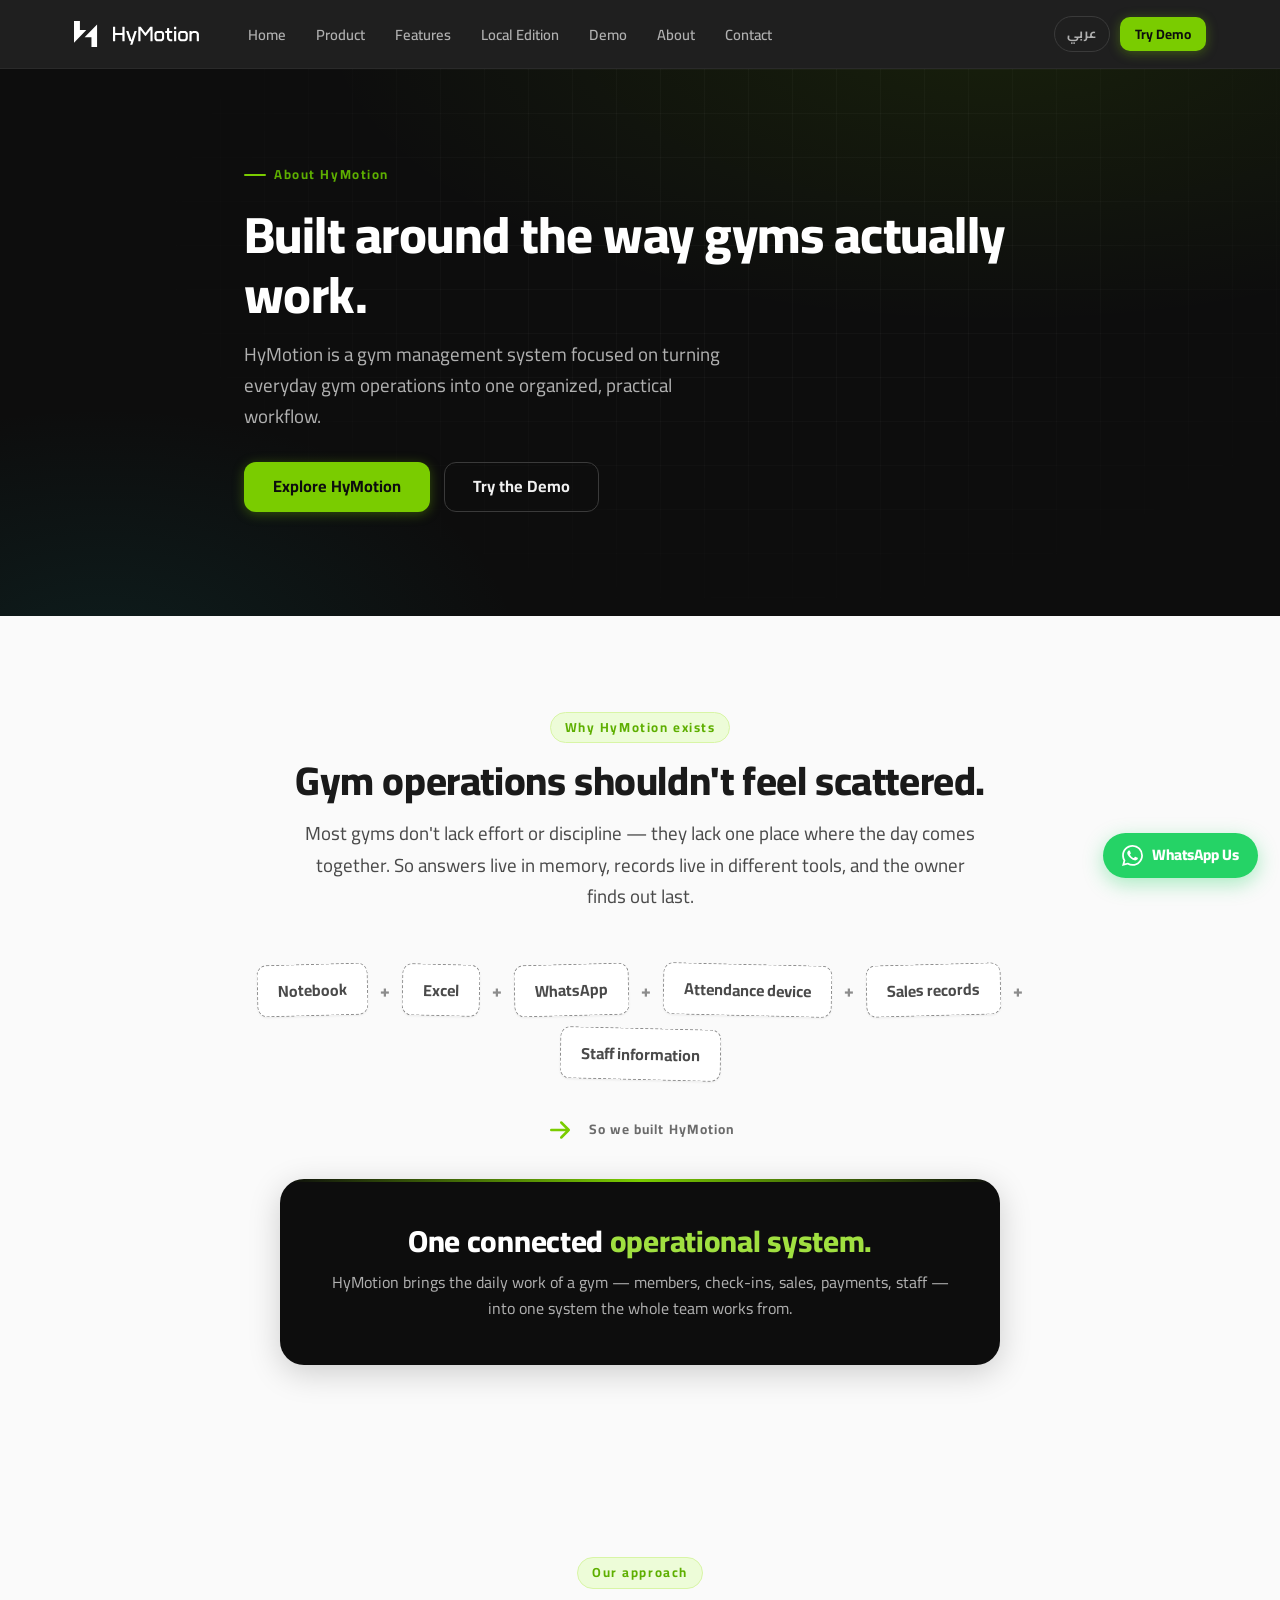
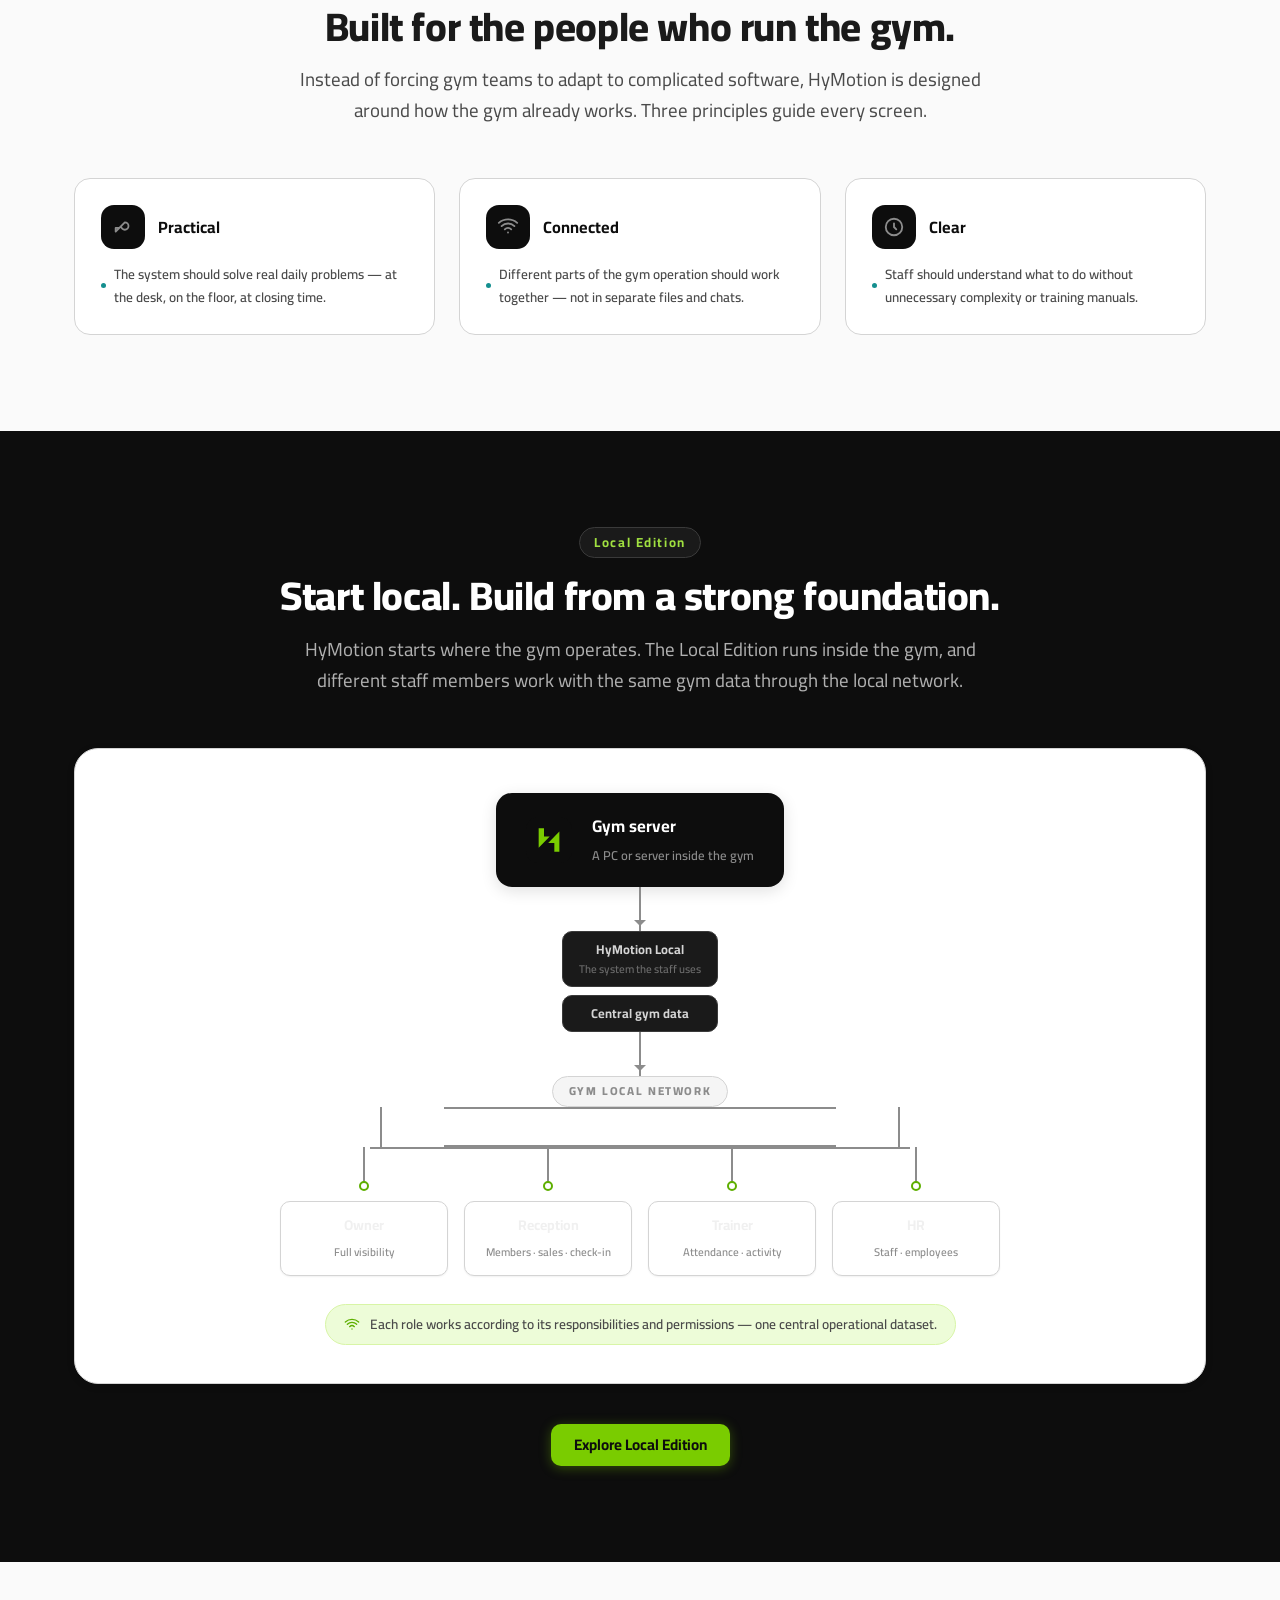
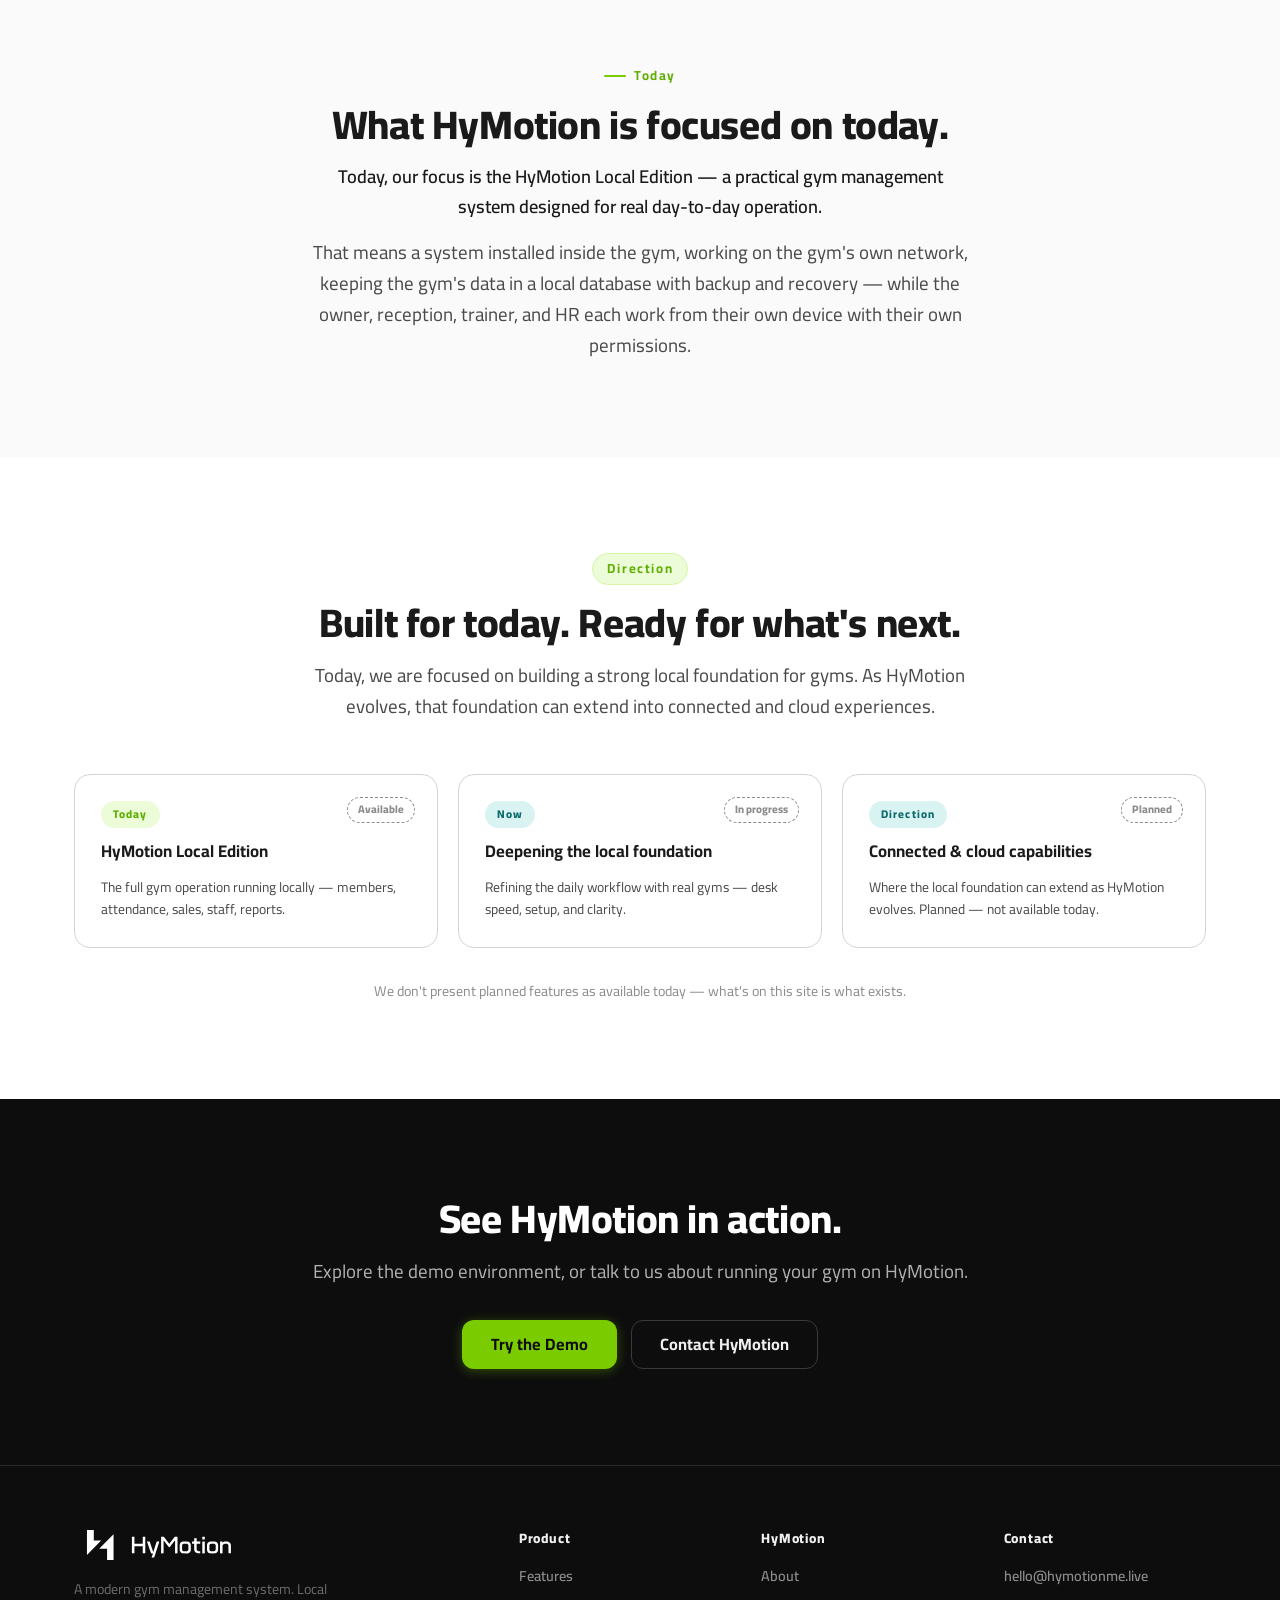
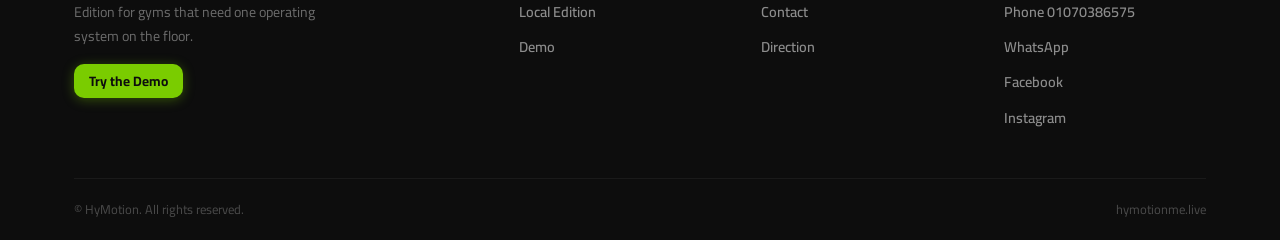
<file: about/index.html>
<!DOCTYPE html>
<html lang="en" dir="ltr">

<head>
  <meta charset="UTF-8">
  <meta name="viewport" content="width=device-width, initial-scale=1">
  <title data-en="About | HyMotion" data-ar="عنّا | HyMotion">About | HyMotion</title>
  <meta name="description"
    content="HyMotion is built around a simple idea: gym owners should spend their time running their gyms — not managing scattered records and disconnected tools.">
  <meta name="theme-color" content="#0D0D0D">
  <meta property="og:title" content="About | HyMotion">
  <meta property="og:description"
    content="HyMotion is built around a simple idea: gym owners should spend their time running their gyms — not managing scattered records and disconnected tools.">
  <meta property="og:type" content="website">
  <meta property="og:url" content="https://hymotionme.live/about/">
  <meta property="og:site_name" content="HyMotion">
  <meta property="og:image" content="https://hymotionme.live/og-image.png">
  <meta property="og:image:width" content="1200">
  <meta property="og:image:height" content="630">
  <meta name="twitter:card" content="summary_large_image">
  <meta name="twitter:title" content="About | HyMotion">
  <meta name="twitter:description"
    content="HyMotion is built around a simple idea: gym owners should spend their time running their gyms — not managing scattered records and disconnected tools.">
  <meta name="twitter:image" content="https://hymotionme.live/og-image.png">
  <link rel="icon" href="/favicon.svg" type="image/svg+xml">
  <link rel="icon" href="/favicon.ico" sizes="32x32">
  <link rel="canonical" href="https://hymotionme.live/about/">
  <link rel="preload" href="/fonts/cairo/SLXVc1nY6HkvangtZmpQdkhzfH5lkSscQyyS4J0.woff2" as="font" type="font/woff2"
    crossorigin>
  <link rel="preload" href="/fonts/cairo/SLXVc1nY6HkvangtZmpQdkhzfH5lkSscRiyS.woff2" as="font" type="font/woff2"
    crossorigin>
  <link rel="stylesheet" href="/fonts/cairo.css">
  <link rel="stylesheet" href="/css/site.css">
  <script type="application/ld+json">
  {
    "@context": "https://schema.org",
    "@type": "AboutPage",
    "name": "About HyMotion",
    "url": "https://hymotionme.live/about/",
    "description": "HyMotion is built around a simple idea: gym owners should spend their time running their gyms \u2014 not managing scattered records and disconnected tools.",
    "isPartOf": { "@id": "https://hymotionme.live/#website" },
    "about": { "@id": "https://hymotionme.live/#organization" }
  }
  </script>
</head>

<body>

  <header class="Navbar">
    <div class="Navbar-inner">
      <a class="Brand" href="/">
        <img src="/brand/logo-lockup-white.svg" alt="HyMotion — gym management system" width="168" height="30">
      </a>
      <ul class="Navbar-links">
        <li><a href="/" data-en="Home" data-ar="الرئيسية">Home</a></li>
        <li><a href="/product/" data-en="Product" data-ar="المنتج">Product</a></li>
        <li><a href="/features/" data-en="Features" data-ar="الميزات">Features</a></li>
        <li><a href="/local/" data-en="Local Edition" data-ar="النسخة المحلية">Local Edition</a></li>
        <li><a href="/demo/" data-en="Demo" data-ar="تجربة">Demo</a></li>
        <li><a href="/about/" data-en="About" data-ar="عنّا">About</a></li>
        <li><a href="/contact/" data-en="Contact" data-ar="تواصل">Contact</a></li>
      </ul>
      <div class="Navbar-actions">
        <button class="lang-toggle" type="button" data-lang-chip aria-label="Switch language">عربي</button>
        <a class="btn btn-primary btn-sm" href="/demo/" data-en="Try Demo" data-ar="جرّب التجربة">Try Demo</a>
        <button class="menu-btn" id="menuBtn" type="button" aria-expanded="false" data-en-aria="Open menu"
          data-ar-aria="فتح القائمة" aria-label="Open menu">☰</button>
      </div>
    </div>
  </header>
  <nav class="NavDrawer" id="navDrawer" aria-label="Mobile">
    <a href="/" data-en="Home" data-ar="الرئيسية">Home</a>
    <a href="/product/" data-en="Product" data-ar="المنتج">Product</a>
    <a href="/features/" data-en="Features" data-ar="الميزات">Features</a>
    <a href="/local/" data-en="Local Edition" data-ar="النسخة المحلية">Local Edition</a>
    <a href="/demo/" data-en="Demo" data-ar="تجربة">Demo</a>
    <a href="/about/" data-en="About" data-ar="عنّا">About</a>
    <a href="/contact/" data-en="Contact" data-ar="تواصل">Contact</a>
    <a class="btn btn-primary" href="/demo/" data-en="Try Demo" data-ar="جرّب التجربة">Try Demo</a>
  </nav>

  <main>

    <!-- ══ 1 · HERO — why HyMotion exists ═══════════════ -->
    <section class="hero">
      <div class="wrap" style="max-width:840px">
        <p class="eyebrow" data-en="About HyMotion" data-ar="عن HyMotion">About HyMotion</p>
        <h1 style="font-size:clamp(2rem,4.4vw,3.2rem)" data-en="Built around the way gyms actually work."
          data-ar="مبني حول طريقة شغل الجيمات الحقيقية.">Built around the way gyms actually work.</h1>
        <p class="lede"
          data-en="HyMotion is a gym management system focused on turning everyday gym operations into one organized, practical workflow."
          data-ar="HyMotion نظام إدارة جيمات، هدفه يحوّل الشغل اليومي للجيم لمنظومة واحدة منظمة وعملية.">HyMotion is a
          gym management system focused on turning everyday gym operations into one organized, practical workflow.</p>
        <div class="Hero-ctas">
          <a class="btn btn-primary btn-lg" href="/product/" data-en="Explore HyMotion"
            data-ar="استكشف HyMotion">Explore HyMotion</a>
          <a class="btn btn-ghost btn-lg" href="/demo/" data-en="Try the Demo" data-ar="جرّب التجربة">Try the Demo</a>
        </div>
      </div>
    </section>

    <!-- ══ 2 · WHY — the problem ════════════════════════ -->
    <section class="section" id="why">
      <div class="wrap">
        <header class="SectionHeader center reveal">
          <p class="eyebrow" data-en="Why HyMotion exists" data-ar="ليه HyMotion موجود">Why HyMotion exists</p>
          <h2 data-en="Gym operations shouldn't feel scattered." data-ar="شغل الجيم مش المفروض يبقى متفرّق.">Gym
            operations shouldn't feel scattered.</h2>
          <p class="lede"
            data-en="Most gyms don't lack effort or discipline — they lack one place where the day comes together. So answers live in memory, records live in different tools, and the owner finds out last."
            data-ar="أغلب الجيمات مش ناقصها مجهود ولا انضباط — ناقصها مكان واحد يجمع اليوم كله. عشان كده الإجابات بتبقى في الذاكرة، والسجلات متوزعة على أدوات مختلفة، وصاحب الجيم آخر واحد يعرف.">
            Most gyms don't lack effort or discipline — they lack one place where the day comes together. So answers
            live in memory, records live in different tools, and the owner finds out last.</p>
        </header>
        <div class="problem-stage">
          <div class="problem-chain reveal">
            <span class="frag" data-en="Notebook" data-ar="دفتر">Notebook</span><span class="frag-plus">+</span>
            <span class="frag">Excel</span><span class="frag-plus">+</span>
            <span class="frag">WhatsApp</span><span class="frag-plus">+</span>
            <span class="frag" data-en="Attendance device" data-ar="جهاز بصمة">Attendance device</span><span
              class="frag-plus">+</span>
            <span class="frag" data-en="Sales records" data-ar="سجلات مبيعات">Sales records</span><span
              class="frag-plus">+</span>
            <span class="frag" data-en="Staff information" data-ar="بيانات الفريق">Staff information</span>
          </div>
          <div class="problem-arrow reveal reveal-d1">
            <svg viewBox="0 0 24 24" fill="none" stroke="currentColor" stroke-width="2" stroke-linecap="round"
              stroke-linejoin="round">
              <path d="M5 12h14M13 6l6 6-6 6" />
            </svg>
            <span data-en="So we built HyMotion" data-ar="عشان كده بنينا HyMotion">So we built HyMotion</span>
          </div>
          <div class="one-system reveal reveal-d2">
            <h3><span data-en="One connected" data-ar="نظام تشغيل واحد">One connected</span> <span class="accent"
                data-en="operational system." data-ar="مترابط.">operational system.</span></h3>
            <p data-en="HyMotion brings the daily work of a gym — members, check-ins, sales, payments, staff — into one system the whole team works from."
              data-ar="HyMotion بيجمع الشغل اليومي للجيم — أعضاء وحضور ومبيعات ومدفوعات وفريق — في نظام واحد الشغل كله منه.">
              HyMotion brings the daily work of a gym — members, check-ins, sales, payments, staff — into one system the
              whole team works from.</p>
          </div>
        </div>
      </div>
    </section>

    <!-- ══ 4 · OUR APPROACH ═════════════════════════════ -->
    <section class="section" id="approach">
      <div class="wrap">
        <header class="SectionHeader center reveal">
          <p class="eyebrow" data-en="Our approach" data-ar="أسلوبنا">Our approach</p>
          <h2 data-en="Built for the people who run the gym." data-ar="مبني لناس اللي بتشغّل الجيم.">Built for the
            people who run the gym.</h2>
          <p class="lede"
            data-en="Instead of forcing gym teams to adapt to complicated software, HyMotion is designed around how the gym already works. Three principles guide every screen."
            data-ar="بدل ما نجبر فريق الجيم يتأقلم مع برنامج معقّد، HyMotion مصمم حول طريقة شغل الجيم الحالية. تلات مبادئ بتحكم كل شاشة.">
            Instead of forcing gym teams to adapt to complicated software, HyMotion is designed around how the gym
            already works. Three principles guide every screen.</p>
        </header>
        <div class="grid grid-3">
          <div class="role-card reveal">
            <div class="head">
              <span class="badge"><svg width="22" height="22" viewBox="0 0 24 24" fill="none" stroke="currentColor"
                  stroke-width="2" stroke-linecap="round" stroke-linejoin="round">
                  <path d="M14 7a4 4 0 1 1-4 4l-6 6V13h4l6-6Z" />
                </svg></span>
              <div><b data-en="Practical" data-ar="عملي">Practical</b></div>
            </div>
            <ul>
              <li data-en="The system should solve real daily problems — at the desk, on the floor, at closing time."
                data-ar="النظام لازم يحل مشاكل يومية حقيقية — على المكتب، في الصالة، وقت الإقفال.">The system should
                solve real daily problems — at the desk, on the floor, at closing time.</li>
            </ul>
          </div>
          <div class="role-card reveal reveal-d1">
            <div class="head">
              <span class="badge"><svg width="22" height="22" viewBox="0 0 24 24" fill="none" stroke="currentColor"
                  stroke-width="2" stroke-linecap="round">
                  <path d="M12 18h.01M8.5 14.5a5 5 0 0 1 7 0M5 11a10 10 0 0 1 14 0M2 7.5a15 15 0 0 1 20 0" />
                </svg></span>
              <div><b data-en="Connected" data-ar="مترابط">Connected</b></div>
            </div>
            <ul>
              <li data-en="Different parts of the gym operation should work together — not in separate files and chats."
                data-ar="أجزاء التشغيل المختلفة لازم تشتغل مع بعض — مش في ملفات ومحادثات منفصلة.">Different parts of the
                gym operation should work together — not in separate files and chats.</li>
            </ul>
          </div>
          <div class="role-card reveal reveal-d2">
            <div class="head">
              <span class="badge"><svg width="22" height="22" viewBox="0 0 24 24" fill="none" stroke="currentColor"
                  stroke-width="2" stroke-linecap="round">
                  <circle cx="12" cy="12" r="9" />
                  <path d="M12 8v4l2.5 2.5" />
                </svg></span>
              <div><b data-en="Clear" data-ar="واضح">Clear</b></div>
            </div>
            <ul>
              <li data-en="Staff should understand what to do without unnecessary complexity or training manuals."
                data-ar="الفريق يفهم المطلوب منه من غير تعقيد زايد ولا كتب تدريب.">Staff should understand what to do
                without unnecessary complexity or training manuals.</li>
            </ul>
          </div>
        </div>
      </div>
    </section>

    <!-- ══ 5 · LOCAL EDITION ════════════════════════════ -->
    <section class="section section-dark" id="local">
      <div class="wrap">
        <header class="SectionHeader center reveal">
          <p class="eyebrow" data-en="Local Edition" data-ar="النسخة المحلية">Local Edition</p>
          <h2 data-en="Start local. Build from a strong foundation." data-ar="ابدأ محلي. وابني على أساس قوي.">Start
            local. Build from a strong foundation.</h2>
          <p class="lede"
            data-en="HyMotion starts where the gym operates. The Local Edition runs inside the gym, and different staff members work with the same gym data through the local network."
            data-ar="HyMotion بيبدأ من مكان الجيم نفسه. النسخة المحلية بتشتغل جوّه الجيم، وكل فرد في الفريق بيشتغل على نفس بيانات الجيم من خلال الشبكة المحلية.">
            HyMotion starts where the gym operates. The Local Edition runs inside the gym, and different staff members
            work with the same gym data through the local network.</p>
        </header>

        <div class="diagram reveal" role="img"
          aria-label="Diagram: the gym server runs HyMotion Local with the central gym data; owner, reception, trainer and HR connect through the local network">
          <div class="dg-server">
            <img class="app-icon" src="/brand/app-icon.svg" alt="">
            <div class="txt"><b data-en="Gym server" data-ar="سيرفر الجيم">Gym server</b><span
                data-en="A PC or server inside the gym" data-ar="جهاز أو سيرفر جوّه الجيم">A PC or server inside the
                gym</span></div>
          </div>
          <div class="dg-connector"></div>
          <div class="dg-stack">
            <div class="dg-chip">HyMotion Local<span class="sub" data-en="The system the staff uses"
                data-ar="النظام اللي بيستخدمه الفريق">The system the staff uses</span></div>
            <div class="dg-chip" data-en="Central gym data" data-ar="قاعدة بيانات الجيم المركزية">Central gym data</div>
          </div>
          <div class="dg-connector"></div>
          <span class="dg-label" data-en="GYM LOCAL NETWORK" data-ar="شبكة الجيم المحلية">GYM LOCAL NETWORK</span>
          <div class="dg-bus"></div>
          <div class="dg-roles">
            <div class="dg-role">
              <div class="dg-device"><b data-en="Owner" data-ar="المالك">Owner</b><span data-en="Full visibility"
                  data-ar="رؤية كاملة">Full visibility</span></div>
            </div>
            <div class="dg-role">
              <div class="dg-device"><b data-en="Reception" data-ar="الاستقبال">Reception</b><span
                  data-en="Members · sales · check-in" data-ar="أعضاء · مبيعات · حضور">Members · sales · check-in</span>
              </div>
            </div>
            <div class="dg-role">
              <div class="dg-device"><b data-en="Trainer" data-ar="المدرب">Trainer</b><span
                  data-en="Attendance · activity" data-ar="حضور · نشاط">Attendance · activity</span></div>
            </div>
            <div class="dg-role">
              <div class="dg-device"><b data-en="HR" data-ar="الموارد البشرية">HR</b><span data-en="Staff · employees"
                  data-ar="الفريق · الموظفون">Staff · employees</span></div>
            </div>
          </div>
          <div class="dg-note">
            <svg viewBox="0 0 24 24" fill="none" stroke="currentColor" stroke-width="2" stroke-linecap="round"
              stroke-linejoin="round">
              <path d="M12 18h.01M8.5 14.5a5 5 0 0 1 7 0M5 11a10 10 0 0 1 14 0M2 7.5a15 15 0 0 1 20 0" />
            </svg>
            <span
              data-en="Each role works according to its responsibilities and permissions — one central operational dataset."
              data-ar="كل دور بيشتغل حسب مسؤولياته وصلاحياته — وقاعدة بيانات تشغيلية مركزية واحدة.">Each role works
              according to its responsibilities and permissions — one central operational dataset.</span>
          </div>
        </div>

        <p class="center reveal" style="margin-top:40px">
          <a class="btn btn-primary" href="/local/" data-en="Explore Local Edition"
            data-ar="استكشف النسخة المحلية">Explore Local Edition</a>
        </p>
      </div>
    </section>

    <!-- ══ 6 · TODAY ════════════════════════════════════ -->
    <section class="section" id="today">
      <div class="wrap center">
        <div class="reveal" style="max-width:780px;margin-inline:auto">
          <p class="eyebrow" style="justify-content:center" data-en="Today" data-ar="النهارده">Today</p>
          <h2 data-en="What HyMotion is focused on today." data-ar="تركيز HyMotion النهارده.">What HyMotion is focused
            on today.</h2>
          <p class="lede" style="margin-inline:auto;font-size:1.15rem;color:var(--ltp);font-weight:600"
            data-en="Today, our focus is the HyMotion Local Edition — a practical gym management system designed for real day-to-day operation."
            data-ar="تركيزنا النهارده هو HyMotion Local Edition — نظام إدارة جيمات عملي، مصمم للتشغيل اليومي الحقيقي.">
            Today, our focus is the HyMotion Local Edition — a practical gym management system designed for real
            day-to-day operation.</p>
          <p class="lede" style="margin-inline:auto"
            data-en="That means a system installed inside the gym, working on the gym's own network, keeping the gym's data in a local database with backup and recovery — while the owner, reception, trainer, and HR each work from their own device with their own permissions."
            data-ar="يعني نظام بيتثبّت جوّه الجيم، بيشتغل على شبكة الجيم نفسها، وبيحتفظ ببيانات الجيم في قاعدة بيانات محلية بنسخ احتياطي واستعادة — والمالك والاستقبال والمدرب والموارد البشرية، كل واحد بيشتغل من جهازه وبصلاحياته.">
            That means a system installed inside the gym, working on the gym's own network, keeping the gym's data in a
            local database with backup and recovery — while the owner, reception, trainer, and HR each work from their
            own device with their own permissions.</p>
        </div>
      </div>
    </section>

    <!-- ══ 7 · WHAT'S NEXT ══════════════════════════════ -->
    <section class="section section-soft" id="next">
      <div class="wrap">
        <header class="SectionHeader center reveal">
          <p class="eyebrow" data-en="Direction" data-ar="الاتجاه">Direction</p>
          <h2 data-en="Built for today. Ready for what's next." data-ar="مبني لليوم. وجاهز للي جاي.">Built for today.
            Ready for what's next.</h2>
          <p class="lede"
            data-en="Today, we are focused on building a strong local foundation for gyms. As HyMotion evolves, that foundation can extend into connected and cloud experiences."
            data-ar="دلوقتي تركيزنا على بناء أساس محلي قوي للجيمات. ومع تطور HyMotion، الأساس ده يقدر يتوسّع لتجارب متصلة وسحابية.">
            Today, we are focused on building a strong local foundation for gyms. As HyMotion evolves, that foundation
            can extend into connected and cloud experiences.</p>
        </header>
        <div class="roadmap">
          <div class="rm-card reveal">
            <span class="phase" data-en="Today" data-ar="اليوم">Today</span>
            <b data-en="HyMotion Local Edition" data-ar="نسخة HyMotion المحلية">HyMotion Local Edition</b>
            <p data-en="The full gym operation running locally — members, attendance, sales, staff, reports."
              data-ar="تشغيل الجيم الكامل محلياً — أعضاء وحضور ومبيعات وفريق وتقارير.">The full gym operation running
              locally — members, attendance, sales, staff, reports.</p>
            <span class="mark" data-en="Available" data-ar="متاح">Available</span>
          </div>
          <div class="rm-card future reveal reveal-d1">
            <span class="phase" data-en="Now" data-ar="حالياً">Now</span>
            <b data-en="Deepening the local foundation" data-ar="تعميق الأساس المحلي">Deepening the local foundation</b>
            <p data-en="Refining the daily workflow with real gyms — desk speed, setup, and clarity."
              data-ar="تطوير الشغل اليومي مع جيمات حقيقية — سرعة المكتب والتجهيز والوضوح.">Refining the daily workflow
              with real gyms — desk speed, setup, and clarity.</p>
            <span class="mark" data-en="In progress" data-ar="قيد العمل">In progress</span>
          </div>
          <div class="rm-card future reveal reveal-d2">
            <span class="phase" data-en="Direction" data-ar="الاتجاه">Direction</span>
            <b data-en="Connected &amp; cloud capabilities" data-ar="قدرات متصلة وسحابية">Connected &amp; cloud
              capabilities</b>
            <p data-en="Where the local foundation can extend as HyMotion evolves. Planned — not available today."
              data-ar="اللي الأساس المحلي يقدر يتوسع له مع تطور HyMotion. مُخطَّط — غير متاح اليوم.">Where the local
              foundation can extend as HyMotion evolves. Planned — not available today.</p>
            <span class="mark" data-en="Planned" data-ar="مُخطَّط">Planned</span>
          </div>
        </div>
        <p class="center reveal" style="margin-top:32px;color:var(--ltt);font-size:.88rem"
          data-en="We don't present planned features as available today — what's on this site is what exists."
          data-ar="إحنا مش بنعرض تخطيطات وكأنها متاحة — اللي موجود في الموقع هو الموجود فعلاً.">We don't present planned
          features as available today — what's on this site is what exists.</p>
      </div>
    </section>

    <!-- ══ 8 · FINAL CTA ════════════════════════════════ -->
    <section class="section section-dark demo-cta" id="cta">
      <div class="wrap">
        <div class="reveal">
          <h2 data-en="See HyMotion in action." data-ar="شوف HyMotion وهو شغّال.">See HyMotion in action.</h2>
          <p class="lede" data-en="Explore the demo environment, or talk to us about running your gym on HyMotion."
            data-ar="جرّب بيئة التجربة، أو كلّمنا عن تشغيل جيمك على HyMotion.">Explore the demo environment, or talk to
            us about running your gym on HyMotion.</p>
          <div class="demo-ctas">
            <a class="btn btn-primary btn-lg" href="/demo/" data-en="Try the Demo" data-ar="جرّب التجربة">Try the
              Demo</a>
            <a class="btn btn-ghost btn-lg" href="/contact/" data-en="Contact HyMotion"
              data-ar="تواصل مع HyMotion">Contact HyMotion</a>
          </div>
        </div>
      </div>
    </section>
  </main>

  <footer class="footer">
    <div class="wrap">
      <div class="footer-top">
        <div class="footer-brand">
          <a href="/"><img src="/brand/logo-lockup-white.svg" alt="HyMotion" width="170" height="30"></a>
          <p data-en="A modern gym management system. Local Edition for gyms that need one operating system on the floor."
            data-ar="نظام إدارة جيمات حديث. نسخة محلية للجيمات اللي محتاجة نظام تشغيل واحد على الأرض.">A modern gym
            management system. Local Edition for gyms that need one operating system on the floor.</p>
          <p style="margin-top:16px"><a class="btn btn-primary btn-sm" href="/demo/" data-en="Try the Demo"
              data-ar="جرّب التجربة">Try the Demo</a></p>
        </div>
        <div>
          <h4 data-en="Product" data-ar="المنتج">Product</h4>
          <ul>
            <li><a href="/features/" data-en="Features" data-ar="الميزات">Features</a></li>
            <li><a href="/local/" data-en="Local Edition" data-ar="النسخة المحلية">Local Edition</a></li>
            <li><a href="/demo/" data-en="Demo" data-ar="تجربة">Demo</a></li>
          </ul>
        </div>
        <div>
          <h4>HyMotion</h4>
          <ul>
            <li><a href="/about/" data-en="About" data-ar="عنّا">About</a></li>
            <li><a href="/contact/" data-en="Contact" data-ar="تواصل">Contact</a></li>
            <li><a href="/about/#next" data-en="Direction" data-ar="الاتجاه">Direction</a></li>
          </ul>
        </div>
        <div>
          <h4 data-en="Contact" data-ar="تواصل">Contact</h4>
          <ul>
            <li><a href="mailto:hello@hymotionme.live">hello@hymotionme.live</a></li>
            <li><a href="tel:+201070386575" data-en="Phone 01070386575" data-ar="هاتف 01070386575"><span
                  dir="ltr">01070386575</span></a></li>
            <li><a href="https://wa.me/201070386575" target="_blank" rel="noopener" data-en="WhatsApp"
                data-ar="واتساب">WhatsApp</a></li>
            <li><a href="https://web.facebook.com/profile.php?id=61593888670946" target="_blank" rel="noopener"
                data-en="Facebook" data-ar="فيسبوك">Facebook</a></li>
            <li><a href="https://www.instagram.com/hymotion_1/" target="_blank" rel="noopener">Instagram</a></li>
          </ul>
        </div>
      </div>
      <div class="footer-bottom">
        <span>© <span data-en="HyMotion. All rights reserved." data-ar="HyMotion. جميع الحقوق محفوظة.">HyMotion. All
            rights reserved.</span></span>
        <span>hymotionme.live</span>
      </div>
    </div>
  </footer>

  <a class="WhatsAppFloat" href="https://wa.me/201070386575" target="_blank" rel="noopener"
    data-en-aria="Chat with HyMotion on WhatsApp" data-ar-aria="تواصل مع HyMotion على واتساب"
    aria-label="Chat with HyMotion on WhatsApp">
    <svg viewBox="0 0 24 24" fill="currentColor" aria-hidden="true">
      <path
        d="M17.472 14.382c-.297-.149-1.758-.867-2.03-.967-.273-.099-.471-.148-.67.15-.197.297-.767.966-.94 1.164-.173.199-.347.223-.644.075-.297-.15-1.255-.463-2.39-1.475-.883-.788-1.48-1.761-1.653-2.059-.173-.297-.018-.458.13-.606.134-.133.298-.347.446-.52.149-.174.198-.298.298-.497.099-.198.05-.371-.025-.52-.075-.149-.669-1.612-.916-2.207-.242-.579-.487-.5-.669-.51-.173-.008-.371-.01-.57-.01-.198 0-.52.074-.792.372-.272.297-1.04 1.016-1.04 2.479 0 1.462 1.065 2.875 1.213 3.074.149.198 2.096 3.2 5.077 4.487.709.306 1.262.489 1.694.625.712.227 1.36.195 1.871.118.571-.085 1.758-.719 2.006-1.413.248-.694.248-1.289.173-1.413-.074-.124-.272-.198-.57-.347m-5.421 7.403h-.004a9.87 9.87 0 0 1-5.031-1.378l-.361-.214-3.741.982.998-3.648-.235-.374a9.86 9.86 0 0 1-1.51-5.26c.001-5.45 4.436-9.884 9.888-9.884 2.64 0 5.122 1.03 6.988 2.898a9.825 9.825 0 0 1 2.893 6.994c-.003 5.45-4.437 9.884-9.885 9.884m8.413-18.297A11.815 11.815 0 0 0 12.05 0C5.495 0 .16 5.335.157 11.892c0 2.096.547 4.142 1.588 5.945L.057 24l6.305-1.654a11.882 11.882 0 0 0 5.683 1.448h.005c6.554 0 11.89-5.335 11.893-11.893a11.821 11.821 0 0 0-3.48-8.413Z" />
    </svg>
    <span data-en="WhatsApp Us" data-ar="كلّمنا واتساب">WhatsApp Us</span>
  </a>
  <script src="/js/frames.js"></script>
  <script src="/js/site.js"></script>
</body>

</html>
</file>
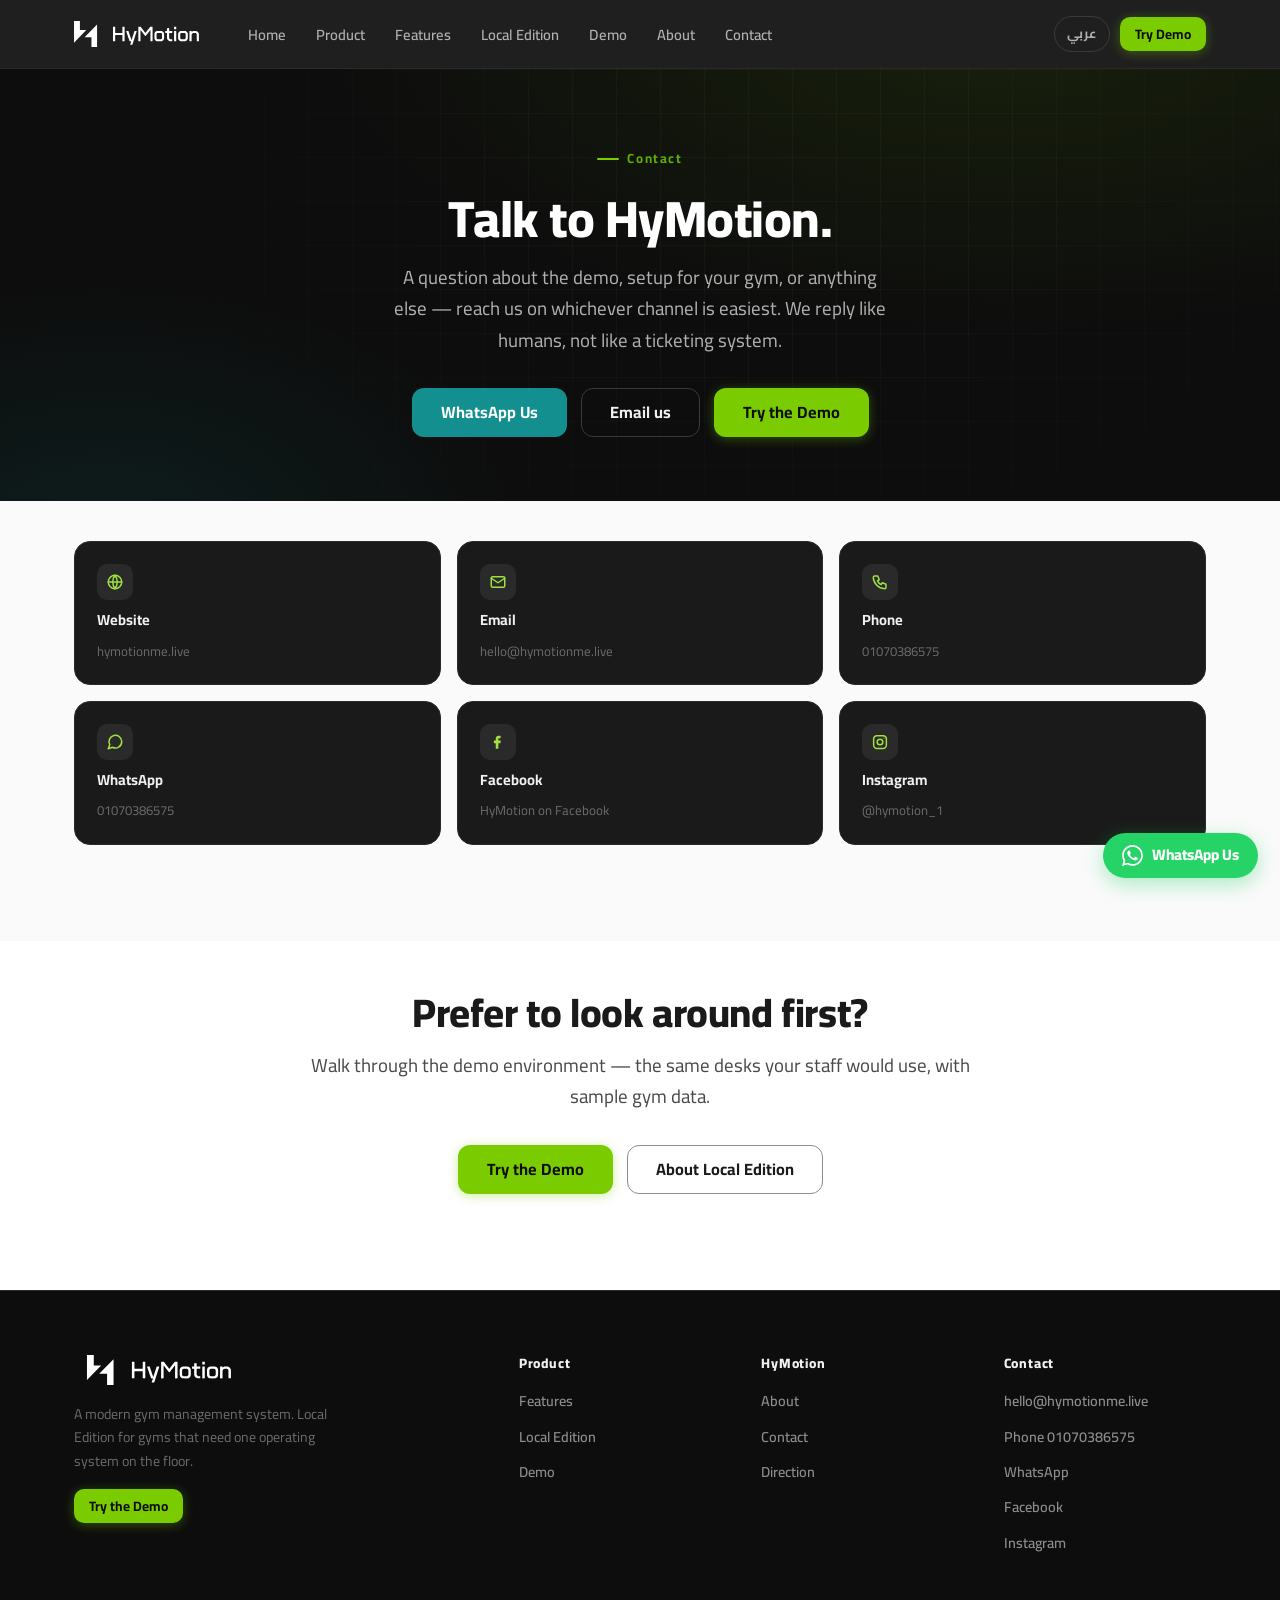
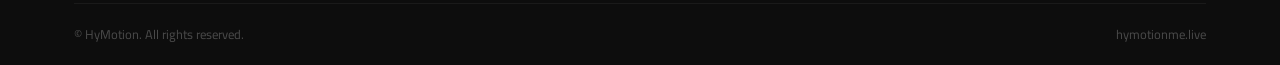
<file: contact/index.html>
<!DOCTYPE html>
<html lang="en" dir="ltr">

<head>
  <meta charset="UTF-8">
  <meta name="viewport" content="width=device-width, initial-scale=1">
  <title data-en="Contact | HyMotion" data-ar="تواصل | HyMotion">Contact | HyMotion</title>
  <meta name="description"
    content="Reach the HyMotion team on WhatsApp, by phone, or by email — questions about the demo, setup for your gym, or anything else.">
  <meta name="theme-color" content="#0D0D0D">
  <meta property="og:title" content="Contact | HyMotion">
  <meta property="og:description" content="Reach the HyMotion team on WhatsApp, by phone, or by email.">
  <meta property="og:type" content="website">
  <meta property="og:url" content="https://hymotionme.live/contact/">
  <meta property="og:site_name" content="HyMotion">
  <meta property="og:image" content="https://hymotionme.live/og-image.png">
  <meta property="og:image:width" content="1200">
  <meta property="og:image:height" content="630">
  <meta name="twitter:card" content="summary_large_image">
  <meta name="twitter:title" content="Contact | HyMotion">
  <meta name="twitter:description" content="Reach the HyMotion team on WhatsApp, by phone, or by email.">
  <meta name="twitter:image" content="https://hymotionme.live/og-image.png">
  <link rel="icon" href="/favicon.svg" type="image/svg+xml">
  <link rel="icon" href="/favicon.ico" sizes="32x32">
  <link rel="canonical" href="https://hymotionme.live/contact/">
  <link rel="preload" href="/fonts/cairo/SLXVc1nY6HkvangtZmpQdkhzfH5lkSscQyyS4J0.woff2" as="font" type="font/woff2"
    crossorigin>
  <link rel="preload" href="/fonts/cairo/SLXVc1nY6HkvangtZmpQdkhzfH5lkSscRiyS.woff2" as="font" type="font/woff2"
    crossorigin>
  <link rel="stylesheet" href="/fonts/cairo.css">
  <link rel="stylesheet" href="/css/site.css">
  <script type="application/ld+json">
  {
    "@context": "https://schema.org",
    "@type": "ContactPage",
    "name": "Contact HyMotion",
    "url": "https://hymotionme.live/contact/",
    "description": "Reach the HyMotion team on WhatsApp, by phone, or by email \u2014 questions about the demo, setup for your gym, or anything else.",
    "isPartOf": { "@id": "https://hymotionme.live/#website" },
    "mainEntity": {
      "@type": "Organization",
      "@id": "https://hymotionme.live/#organization",
      "name": "HyMotion",
      "email": "hello@hymotionme.live",
      "telephone": "+201070386575",
      "url": "https://hymotionme.live/"
    }
  }
  </script>
</head>

<body>

  <header class="Navbar">
    <div class="Navbar-inner">
      <a class="Brand" href="/">
        <img src="/brand/logo-lockup-white.svg" alt="HyMotion — gym management system" width="168" height="30">
      </a>
      <ul class="Navbar-links">
        <li><a href="/" data-en="Home" data-ar="الرئيسية">Home</a></li>
        <li><a href="/product/" data-en="Product" data-ar="المنتج">Product</a></li>
        <li><a href="/features/" data-en="Features" data-ar="الميزات">Features</a></li>
        <li><a href="/local/" data-en="Local Edition" data-ar="النسخة المحلية">Local Edition</a></li>
        <li><a href="/demo/" data-en="Demo" data-ar="تجربة">Demo</a></li>
        <li><a href="/about/" data-en="About" data-ar="عنّا">About</a></li>
        <li><a href="/contact/" data-en="Contact" data-ar="تواصل">Contact</a></li>
      </ul>
      <div class="Navbar-actions">
        <button class="lang-toggle" type="button" data-lang-chip aria-label="Switch language">عربي</button>
        <a class="btn btn-primary btn-sm" href="/demo/" data-en="Try Demo" data-ar="جرّب التجربة">Try Demo</a>
        <button class="menu-btn" id="menuBtn" type="button" aria-expanded="false" data-en-aria="Open menu"
          data-ar-aria="فتح القائمة" aria-label="Open menu">☰</button>
      </div>
    </div>
  </header>
  <nav class="NavDrawer" id="navDrawer" aria-label="Mobile">
    <a href="/" data-en="Home" data-ar="الرئيسية">Home</a>
    <a href="/product/" data-en="Product" data-ar="المنتج">Product</a>
    <a href="/features/" data-en="Features" data-ar="الميزات">Features</a>
    <a href="/local/" data-en="Local Edition" data-ar="النسخة المحلية">Local Edition</a>
    <a href="/demo/" data-en="Demo" data-ar="تجربة">Demo</a>
    <a href="/about/" data-en="About" data-ar="عنّا">About</a>
    <a href="/contact/" data-en="Contact" data-ar="تواصل">Contact</a>
    <a class="btn btn-primary" href="/demo/" data-en="Try Demo" data-ar="جرّب التجربة">Try Demo</a>
  </nav>

  <main>
    <section class="hero" style="padding:72px 0 64px">
      <div class="wrap center" style="max-width:760px">
        <p class="eyebrow" style="justify-content:center" data-en="Contact" data-ar="تواصل">Contact</p>
        <h1 style="font-size:clamp(2rem,4.4vw,3.2rem)" data-en="Talk to HyMotion." data-ar="كلّمنا.">Talk to HyMotion.
        </h1>
        <p class="lede" style="margin-inline:auto"
          data-en="A question about the demo, setup for your gym, or anything else — reach us on whichever channel is easiest. We reply like humans, not like a ticketing system."
          data-ar="أي سؤال عن التجربة أو التجهيز لجيمك أو أي حاجة تانية — كلّمنا على القناة اللي تناسبك. بنرد كأناس، مش كنظام تذاكر.">
          A question about the demo, setup for your gym, or anything else — reach us on whichever channel is easiest. We
          reply like humans, not like a ticketing system.</p>
        <div class="demo-ctas">
          <a class="btn btn-teal btn-lg" href="https://wa.me/201070386575" target="_blank" rel="noopener"
            data-en="WhatsApp Us" data-ar="كلّمنا واتساب">WhatsApp Us</a>
          <a class="btn btn-ghost btn-lg" href="mailto:hello@hymotionme.live" data-en="Email us" data-ar="راسلنا">Email
            us</a>
          <a class="btn btn-primary btn-lg" href="/demo/" data-en="Try the Demo" data-ar="جرّب التجربة">Try the Demo</a>
        </div>
      </div>
    </section>

    <section class="section" style="padding-top:40px">
      <div class="wrap">
        <div class="contact-grid reveal" style="margin-top:0">
          <a class="contact-card" href="https://hymotionme.live" target="_blank" rel="noopener">
            <span class="icon"><svg width="18" height="18" viewBox="0 0 24 24" fill="none" stroke="currentColor"
                stroke-width="2" stroke-linecap="round">
                <circle cx="12" cy="12" r="9" />
                <path d="M3 12h18M12 3a15 15 0 0 1 0 18M12 3a15 15 0 0 0 0 18" />
              </svg></span>
            <b data-en="Website" data-ar="الموقع">Website</b>
            <span dir="ltr">hymotionme.live</span>
          </a>
          <a class="contact-card" href="mailto:hello@hymotionme.live">
            <span class="icon"><svg width="18" height="18" viewBox="0 0 24 24" fill="none" stroke="currentColor"
                stroke-width="2" stroke-linecap="round" stroke-linejoin="round">
                <rect x="3" y="5" width="18" height="14" rx="2" />
                <path d="m3 7 9 6 9-6" />
              </svg></span>
            <b data-en="Email" data-ar="البريد الإلكتروني">Email</b>
            <span dir="ltr">hello@hymotionme.live</span>
          </a>
          <a class="contact-card" href="tel:+201070386575">
            <span class="icon"><svg width="18" height="18" viewBox="0 0 24 24" fill="none" stroke="currentColor"
                stroke-width="2" stroke-linecap="round" stroke-linejoin="round">
                <path d="M5 4h4l2 5-2.5 1.5a11 11 0 0 0 5 5L15 13l5 2v4a2 2 0 0 1-2 2A16 16 0 0 1 3 6a2 2 0 0 1 2-2Z" />
              </svg></span>
            <b data-en="Phone" data-ar="الهاتف">Phone</b>
            <span dir="ltr">01070386575</span>
          </a>
          <a class="contact-card" href="https://wa.me/201070386575" target="_blank" rel="noopener">
            <span class="icon"><svg width="18" height="18" viewBox="0 0 24 24" fill="none" stroke="currentColor"
                stroke-width="2" stroke-linecap="round" stroke-linejoin="round">
                <path d="M21 11.5a8.5 8.5 0 0 1-12.4 7.5L3 21l2-5.4A8.5 8.5 0 1 1 21 11.5Z" />
              </svg></span>
            <b>WhatsApp</b>
            <span dir="ltr">01070386575</span>
          </a>
          <a class="contact-card" href="https://web.facebook.com/profile.php?id=61593888670946" target="_blank"
            rel="noopener">
            <span class="icon"><svg width="18" height="18" viewBox="0 0 24 24">
                <path fill="currentColor"
                  d="M15.5 3.5H13a4 4 0 0 0-4 4V10H6.5v3.5H9V21h3.5v-7.5h2.7l.5-3.5h-3.2V7.7c0-.5.4-.7.9-.7h2.1V3.5Z" />
              </svg></span>
            <b data-en="Facebook" data-ar="فيسبوك">Facebook</b>
            <span data-en="HyMotion on Facebook" data-ar="HyMotion على فيسبوك">HyMotion on Facebook</span>
          </a>
          <a class="contact-card" href="https://www.instagram.com/hymotion_1/" target="_blank" rel="noopener">
            <span class="icon"><svg width="18" height="18" viewBox="0 0 24 24" fill="none" stroke="currentColor"
                stroke-width="2" stroke-linecap="round">
                <rect x="3.5" y="3.5" width="17" height="17" rx="4.5" />
                <circle cx="12" cy="12" r="3.8" />
                <circle cx="17.2" cy="6.8" r=".7" fill="currentColor" stroke="none" />
              </svg></span>
            <b>Instagram</b>
            <span dir="ltr">@hymotion_1</span>
          </a>
        </div>
      </div>
    </section>

    <section class="section section-soft" style="padding-top:48px">
      <div class="wrap center">
        <div class="reveal" style="max-width:680px;margin-inline:auto">
          <h2 data-en="Prefer to look around first?" data-ar="تحب تتفرج الأول؟">Prefer to look around first?</h2>
          <p class="lede" style="margin-inline:auto"
            data-en="Walk through the demo environment — the same desks your staff would use, with sample gym data."
            data-ar="اتجول في بيئة التجربة — نفس المكاتب اللي هيستخدمها فريقك، ببيانات جيم تجريبية.">Walk through the
            demo environment — the same desks your staff would use, with sample gym data.</p>
          <div class="demo-ctas">
            <a class="btn btn-primary btn-lg" href="/demo/" data-en="Try the Demo" data-ar="جرّب التجربة">Try the
              Demo</a>
            <a class="btn btn-ghost btn-lg" href="/local/" data-en="About Local Edition"
              data-ar="عن النسخة المحلية">About Local Edition</a>
          </div>
        </div>
      </div>
    </section>
  </main>

  <footer class="footer">
    <div class="wrap">
      <div class="footer-top">
        <div class="footer-brand">
          <a href="/"><img src="/brand/logo-lockup-white.svg" alt="HyMotion" width="170" height="30"></a>
          <p data-en="A modern gym management system. Local Edition for gyms that need one operating system on the floor."
            data-ar="نظام إدارة جيمات حديث. نسخة محلية للجيمات اللي محتاجة نظام تشغيل واحد على الأرض.">A modern gym
            management system. Local Edition for gyms that need one operating system on the floor.</p>
          <p style="margin-top:16px"><a class="btn btn-primary btn-sm" href="/demo/" data-en="Try the Demo"
              data-ar="جرّب التجربة">Try the Demo</a></p>
        </div>
        <div>
          <h4 data-en="Product" data-ar="المنتج">Product</h4>
          <ul>
            <li><a href="/features/" data-en="Features" data-ar="الميزات">Features</a></li>
            <li><a href="/local/" data-en="Local Edition" data-ar="النسخة المحلية">Local Edition</a></li>
            <li><a href="/demo/" data-en="Demo" data-ar="تجربة">Demo</a></li>
          </ul>
        </div>
        <div>
          <h4>HyMotion</h4>
          <ul>
            <li><a href="/about/" data-en="About" data-ar="عنّا">About</a></li>
            <li><a href="/contact/" data-en="Contact" data-ar="تواصل">Contact</a></li>
            <li><a href="/about/#next" data-en="Direction" data-ar="الاتجاه">Direction</a></li>
          </ul>
        </div>
        <div>
          <h4 data-en="Contact" data-ar="تواصل">Contact</h4>
          <ul>
            <li><a href="mailto:hello@hymotionme.live">hello@hymotionme.live</a></li>
            <li><a href="tel:+201070386575" data-en="Phone 01070386575" data-ar="هاتف 01070386575"><span
                  dir="ltr">01070386575</span></a></li>
            <li><a href="https://wa.me/201070386575" target="_blank" rel="noopener" data-en="WhatsApp"
                data-ar="واتساب">WhatsApp</a></li>
            <li><a href="https://web.facebook.com/profile.php?id=61593888670946" target="_blank" rel="noopener"
                data-en="Facebook" data-ar="فيسبوك">Facebook</a></li>
            <li><a href="https://www.instagram.com/hymotion_1/" target="_blank" rel="noopener">Instagram</a></li>
          </ul>
        </div>
      </div>
      <div class="footer-bottom">
        <span>© <span data-en="HyMotion. All rights reserved." data-ar="HyMotion. جميع الحقوق محفوظة.">HyMotion. All
            rights reserved.</span></span>
        <span>hymotionme.live</span>
      </div>
    </div>
  </footer>

  <a class="WhatsAppFloat" href="https://wa.me/201070386575" target="_blank" rel="noopener"
    data-en-aria="Chat with HyMotion on WhatsApp" data-ar-aria="تواصل مع HyMotion على واتساب"
    aria-label="Chat with HyMotion on WhatsApp">
    <svg viewBox="0 0 24 24" fill="currentColor" aria-hidden="true">
      <path
        d="M17.472 14.382c-.297-.149-1.758-.867-2.03-.967-.273-.099-.471-.148-.67.15-.197.297-.767.966-.94 1.164-.173.199-.347.223-.644.075-.297-.15-1.255-.463-2.39-1.475-.883-.788-1.48-1.761-1.653-2.059-.173-.297-.018-.458.13-.606.134-.133.298-.347.446-.52.149-.174.198-.298.298-.497.099-.198.05-.371-.025-.52-.075-.149-.669-1.612-.916-2.207-.242-.579-.487-.5-.669-.51-.173-.008-.371-.01-.57-.01-.198 0-.52.074-.792.372-.272.297-1.04 1.016-1.04 2.479 0 1.462 1.065 2.875 1.213 3.074.149.198 2.096 3.2 5.077 4.487.709.306 1.262.489 1.694.625.712.227 1.36.195 1.871.118.571-.085 1.758-.719 2.006-1.413.248-.694.248-1.289.173-1.413-.074-.124-.272-.198-.57-.347m-5.421 7.403h-.004a9.87 9.87 0 0 1-5.031-1.378l-.361-.214-3.741.982.998-3.648-.235-.374a9.86 9.86 0 0 1-1.51-5.26c.001-5.45 4.436-9.884 9.888-9.884 2.64 0 5.122 1.03 6.988 2.898a9.825 9.825 0 0 1 2.893 6.994c-.003 5.45-4.437 9.884-9.885 9.884m8.413-18.297A11.815 11.815 0 0 0 12.05 0C5.495 0 .16 5.335.157 11.892c0 2.096.547 4.142 1.588 5.945L.057 24l6.305-1.654a11.882 11.882 0 0 0 5.683 1.448h.005c6.554 0 11.89-5.335 11.893-11.893a11.821 11.821 0 0 0-3.48-8.413Z" />
    </svg>
    <span data-en="WhatsApp Us" data-ar="كلّمنا واتساب">WhatsApp Us</span>
  </a>
  <script src="/js/frames.js"></script>
  <script src="/js/site.js"></script>
</body>

</html>
</file>
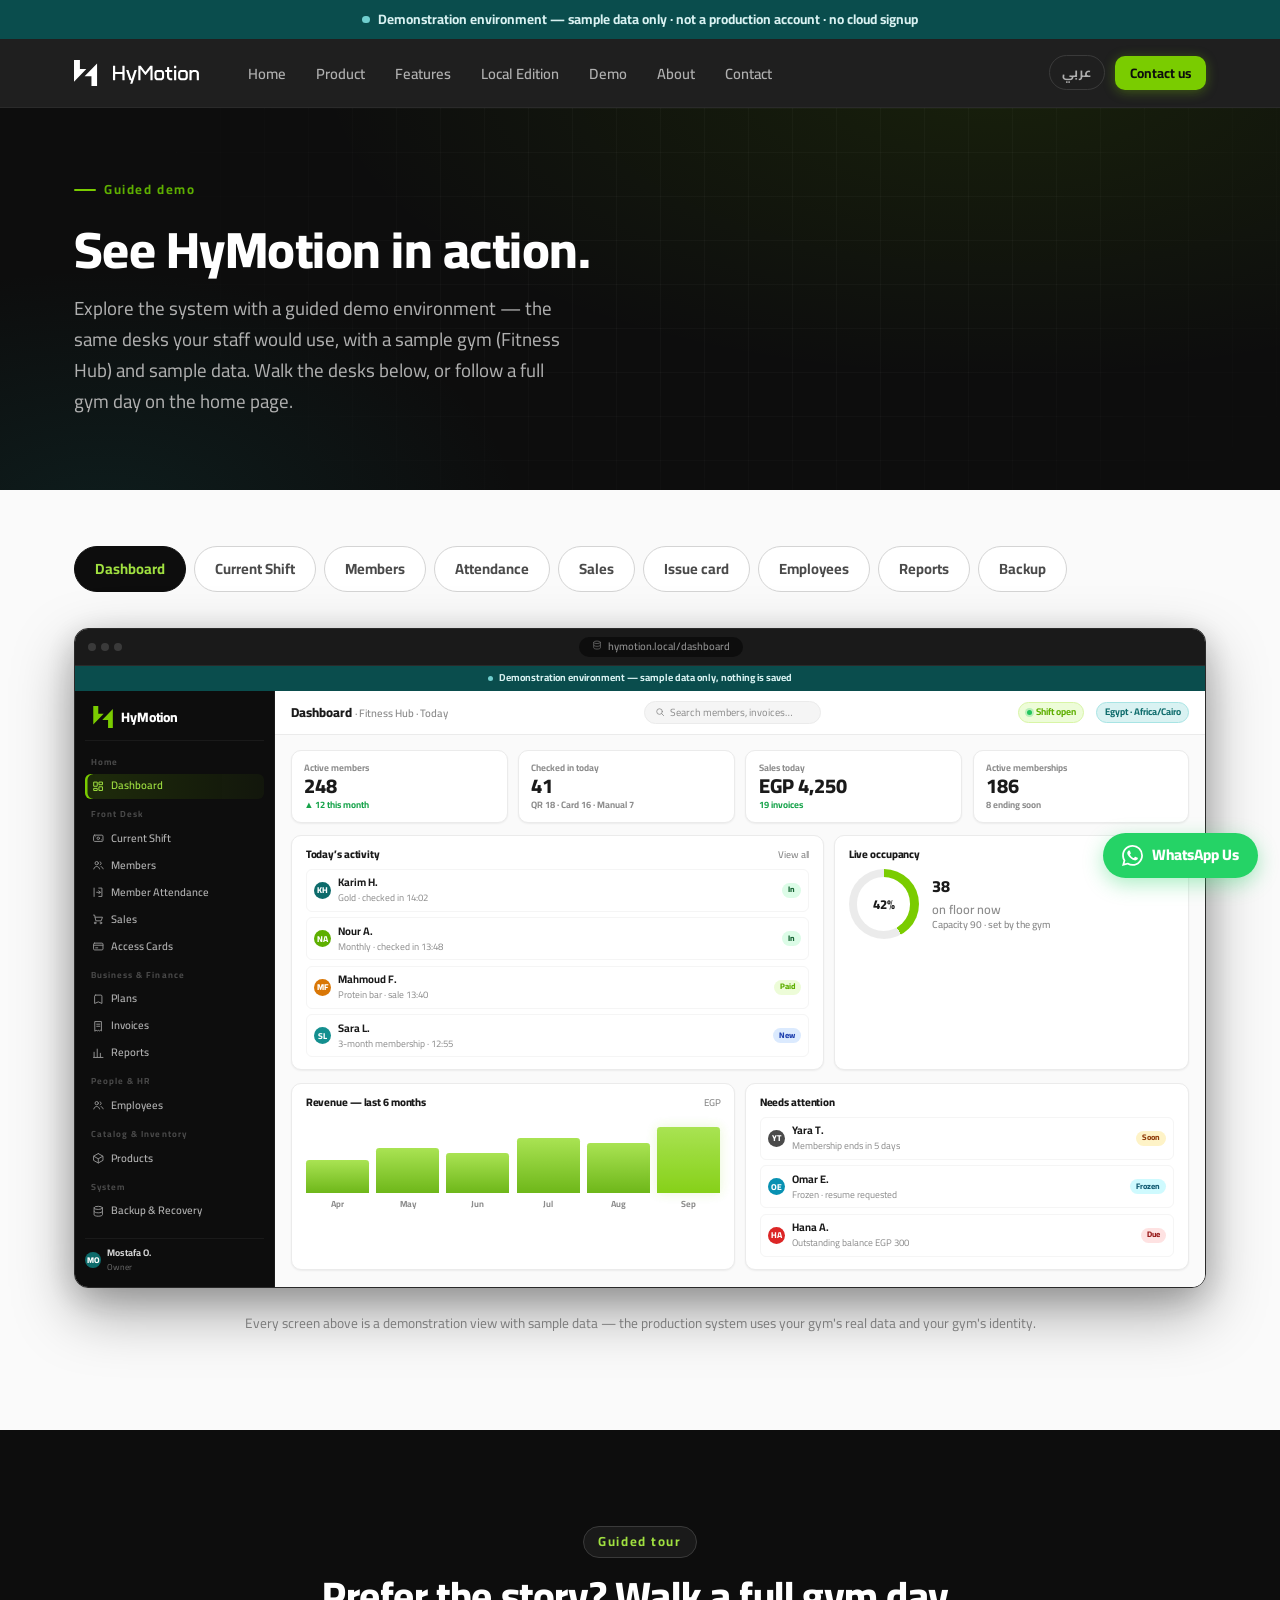
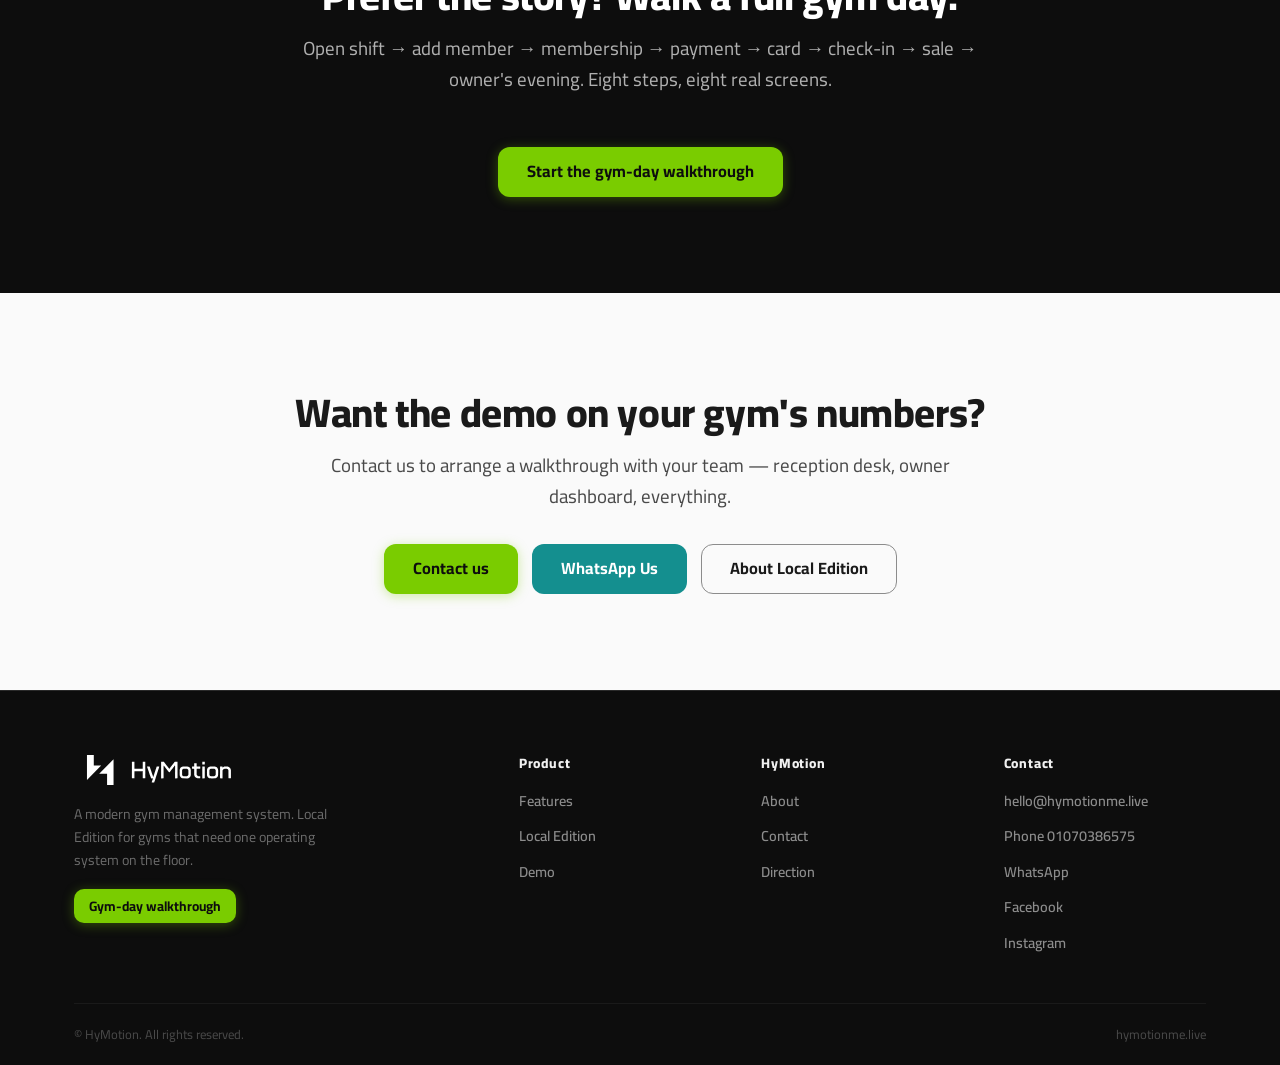
<file: demo/index.html>
<!DOCTYPE html>
<html lang="en" dir="ltr">

<head>
  <meta charset="UTF-8">
  <meta name="viewport" content="width=device-width, initial-scale=1">
  <title data-en="Demo | HyMotion" data-ar="تجربة | HyMotion">Demo | HyMotion</title>
  <meta name="description"
    content="Explore HyMotion in a guided demonstration environment — the real desk interface with sample gym data. Clearly a demo: not a production account.">
  <meta name="theme-color" content="#0D0D0D">
  <meta property="og:title" content="Demo | HyMotion">
  <meta property="og:description"
    content="Explore HyMotion in a guided demonstration environment — the real desk interface with sample gym data. Clearly a demo: not a production account.">
  <meta property="og:type" content="website">
  <meta property="og:url" content="https://hymotionme.live/demo/">
  <meta property="og:site_name" content="HyMotion">
  <meta property="og:image" content="https://hymotionme.live/og-image.png">
  <meta property="og:image:width" content="1200">
  <meta property="og:image:height" content="630">
  <meta name="twitter:card" content="summary_large_image">
  <meta name="twitter:title" content="Demo | HyMotion">
  <meta name="twitter:description"
    content="Explore HyMotion in a guided demonstration environment — the real desk interface with sample gym data. Clearly a demo: not a production account.">
  <meta name="twitter:image" content="https://hymotionme.live/og-image.png">
  <link rel="icon" href="/favicon.svg" type="image/svg+xml">
  <link rel="icon" href="/favicon.ico" sizes="32x32">
  <link rel="canonical" href="https://hymotionme.live/demo/">
  <link rel="preload" href="/fonts/cairo/SLXVc1nY6HkvangtZmpQdkhzfH5lkSscQyyS4J0.woff2" as="font" type="font/woff2"
    crossorigin>
  <link rel="preload" href="/fonts/cairo/SLXVc1nY6HkvangtZmpQdkhzfH5lkSscRiyS.woff2" as="font" type="font/woff2"
    crossorigin>
  <link rel="stylesheet" href="/fonts/cairo.css">
  <link rel="stylesheet" href="/css/site.css">
  <script type="application/ld+json">
  {
    "@context": "https://schema.org",
    "@type": "WebPage",
    "name": "HyMotion Demo",
    "url": "https://hymotionme.live/demo/",
    "description": "Explore HyMotion in a guided demonstration environment \u2014 the real desk interface with sample gym data.",
    "isPartOf": { "@id": "https://hymotionme.live/#website" },
    "publisher": { "@id": "https://hymotionme.live/#organization" }
  }
  </script>
</head>

<body data-demo-env>

  <div class="hm-demo-banner" style="border-radius:0;font-size:.85rem;padding:.6em 1em" role="note">
    <span class="dot"></span>
    <span data-en="Demonstration environment — sample data only · not a production account · no cloud signup"
      data-ar="بيئة تجريبية — بيانات نموذجية فقط · ليست حساب إنتاج · لا تسجيل سحابي">Demonstration environment — sample
      data only · not a production account · no cloud signup</span>
  </div>

  <header class="Navbar" style="top:0">
    <div class="Navbar-inner">
      <a class="Brand" href="/">
        <img src="/brand/logo-lockup-white.svg" alt="HyMotion — gym management system" width="168" height="30">
      </a>
      <ul class="Navbar-links">
        <li><a href="/" data-en="Home" data-ar="الرئيسية">Home</a></li>
        <li><a href="/product/" data-en="Product" data-ar="المنتج">Product</a></li>
        <li><a href="/features/" data-en="Features" data-ar="الميزات">Features</a></li>
        <li><a href="/local/" data-en="Local Edition" data-ar="النسخة المحلية">Local Edition</a></li>
        <li><a href="/demo/" data-en="Demo" data-ar="تجربة">Demo</a></li>
        <li><a href="/about/" data-en="About" data-ar="عنّا">About</a></li>
        <li><a href="/contact/" data-en="Contact" data-ar="تواصل">Contact</a></li>
      </ul>
      <div class="Navbar-actions">
        <button class="lang-toggle" type="button" data-lang-chip aria-label="Switch language">عربي</button>
        <a class="btn btn-primary btn-sm" href="mailto:hello@hymotionme.live" data-en="Contact us"
          data-ar="تواصل معنا">Contact us</a>
        <button class="menu-btn" id="menuBtn" type="button" aria-expanded="false" data-en-aria="Open menu"
          data-ar-aria="فتح القائمة" aria-label="Open menu">☰</button>
      </div>
    </div>
  </header>
  <nav class="NavDrawer" id="navDrawer" aria-label="Mobile">
    <a href="/" data-en="Home" data-ar="الرئيسية">Home</a>
    <a href="/product/" data-en="Product" data-ar="المنتج">Product</a>
    <a href="/features/" data-en="Features" data-ar="الميزات">Features</a>
    <a href="/local/" data-en="Local Edition" data-ar="النسخة المحلية">Local Edition</a>
    <a href="/demo/" data-en="Demo" data-ar="تجربة">Demo</a>
    <a href="/about/" data-en="About" data-ar="عنّا">About</a>
    <a href="/contact/" data-en="Contact" data-ar="تواصل">Contact</a>
    <a class="btn btn-primary" href="/demo/" data-en="Try Demo" data-ar="جرّب التجربة">Try Demo</a>
  </nav>

  <main>
    <section class="hero" style="padding:64px 0 72px">
      <div class="wrap">
        <p class="eyebrow" data-en="Guided demo" data-ar="تجربة موجّهة">Guided demo</p>
        <h1 style="font-size:clamp(2rem,4.4vw,3.2rem)" data-en="See HyMotion in action."
          data-ar="شوف HyMotion وهو شغّال.">See HyMotion in action.</h1>
        <p class="lede"
          data-en="Explore the system with a guided demo environment — the same desks your staff would use, with a sample gym (Fitness Hub) and sample data. Walk the desks below, or follow a full gym day on the home page."
          data-ar="استكشف النظام في بيئة تجريبية موجّهة — نفس المكاتب اللي هيستخدمها فريقك، بصالة نموذجية (Fitness Hub) وبيانات تجريبية. تجوّل في المكاتب تحت، أو اتبع يوم كامل في الصفحة الرئيسية.">
          Explore the system with a guided demo environment — the same desks your staff would use, with a sample gym
          (Fitness Hub) and sample data. Walk the desks below, or follow a full gym day on the home page.</p>
      </div>
    </section>

    <section class="section" style="padding-top:56px">
      <div class="wrap">
        <div data-tabs class="reveal">
          <div class="tabs" role="tablist" aria-label="Demo desks">
            <button class="tab-btn" role="tab" data-en="Dashboard" data-ar="لوحة التحكم">Dashboard</button>
            <button class="tab-btn" role="tab" data-en="Current Shift" data-ar="الوردية الحالية">Current Shift</button>
            <button class="tab-btn" role="tab" data-en="Members" data-ar="الأعضاء">Members</button>
            <button class="tab-btn" role="tab" data-en="Attendance" data-ar="الحضور">Attendance</button>
            <button class="tab-btn" role="tab" data-en="Sales" data-ar="المبيعات">Sales</button>
            <button class="tab-btn" role="tab" data-en="Issue card" data-ar="إصدار كارت">Issue card</button>
            <button class="tab-btn" role="tab" data-en="Employees" data-ar="الموظفون">Employees</button>
            <button class="tab-btn" role="tab" data-en="Reports" data-ar="التقارير">Reports</button>
            <button class="tab-btn" role="tab" data-en="Backup" data-ar="النسخ">Backup</button>
          </div>

          <div class="tab-panel" role="tabpanel">
            <div data-frame="dashboard"></div>
          </div>
          <div class="tab-panel" role="tabpanel">
            <div data-frame="shift"></div>
          </div>
          <div class="tab-panel" role="tabpanel">
            <div data-frame="members"></div>
          </div>
          <div class="tab-panel" role="tabpanel">
            <div data-frame="attendance"></div>
          </div>
          <div class="tab-panel" role="tabpanel">
            <div data-frame="sales"></div>
          </div>
          <div class="tab-panel" role="tabpanel">
            <div data-frame="card"></div>
          </div>
          <div class="tab-panel" role="tabpanel">
            <div data-frame="hr"></div>
          </div>
          <div class="tab-panel" role="tabpanel">
            <div data-frame="reports"></div>
          </div>
          <div class="tab-panel" role="tabpanel">
            <div data-frame="backup"></div>
          </div>
        </div>
        <p class="center" style="margin-top:24px;color:var(--ltt);font-size:.85rem"
          data-en="Every screen above is a demonstration view with sample data — the production system uses your gym's real data and your gym's identity."
          data-ar="كل شاشة فوق عرض تجريبي ببيانات نموذجية — نظام الإنتاج يستخدم بيانات صالتك الحقيقية وهوية صالتك.">
          Every screen above is a demonstration view with sample data — the production system uses your gym's real data
          and your gym's identity.</p>
      </div>
    </section>

    <!-- guided tour -->
    <section class="section section-dark">
      <div class="wrap">
        <header class="SectionHeader center reveal">
          <p class="eyebrow" data-en="Guided tour" data-ar="جولة موجّهة">Guided tour</p>
          <h2 data-en="Prefer the story? Walk a full gym day." data-ar="تحب القصة؟ اتبع يوم كامل في الصالة.">Prefer the
            story? Walk a full gym day.</h2>
          <p class="lede"
            data-en="Open shift → add member → membership → payment → card → check-in → sale → owner's evening. Eight steps, eight real screens."
            data-ar="فتح وردية ← إضافة عضو ← اشتراك ← دفع ← كارت ← حضور ← بيع ← مساء المالك. تمانية خطوات، تمانية شاشات حقيقية.">
            Open shift → add member → membership → payment → card → check-in → sale → owner's evening. Eight steps,
            eight real screens.</p>
        </header>
        <p class="center reveal">
          <a class="btn btn-primary btn-lg" href="/#experience" data-en="Start the gym-day walkthrough"
            data-ar="ابدأ جولة اليوم الكامل">Start the gym-day walkthrough</a>
        </p>
      </div>
    </section>

    <!-- cta -->
    <section class="section demo-cta">
      <div class="wrap reveal">
        <h2 data-en="Want the demo on your gym's numbers?" data-ar="عايز التجربة بأرقام صالتك؟">Want the demo on your
          gym's numbers?</h2>
        <p class="lede"
          data-en="Contact us to arrange a walkthrough with your team — reception desk, owner dashboard, everything."
          data-ar="تواصل معنا لترتيب جولة مع فريقك — مكتب الاستقبال ولوحة المالك وكل حاجة.">Contact us to arrange a
          walkthrough with your team — reception desk, owner dashboard, everything.</p>
        <div class="demo-ctas">
          <a class="btn btn-primary btn-lg" href="mailto:hello@hymotionme.live" data-en="Contact us"
            data-ar="تواصل معنا">Contact us</a>
          <a class="btn btn-teal btn-lg" href="https://wa.me/201070386575" target="_blank" rel="noopener"
            data-en="WhatsApp Us" data-ar="كلّمنا واتساب">WhatsApp Us</a>
          <a class="btn btn-ghost btn-lg" href="/local/" data-en="About Local Edition" data-ar="عن النسخة المحلية">About
            Local Edition</a>
        </div>
      </div>
    </section>
  </main>

  <footer class="footer">
    <div class="wrap">
      <div class="footer-top">
        <div class="footer-brand">
          <a href="/"><img src="/brand/logo-lockup-white.svg" alt="HyMotion" width="170" height="30"></a>
          <p data-en="A modern gym management system. Local Edition for gyms that need one operating system on the floor."
            data-ar="نظام إدارة صالات حديث. نسخة محلية للصالات اللي محتاجة نظام تشغيل واحد على الأرض.">A modern gym
            management system. Local Edition for gyms that need one operating system on the floor.</p>
          <p style="margin-top:16px"><a class="btn btn-primary btn-sm" href="/#experience" data-en="Gym-day walkthrough"
              data-ar="جولة اليوم الكامل">Gym-day walkthrough</a></p>
        </div>
        <div>
          <h4 data-en="Product" data-ar="المنتج">Product</h4>
          <ul>
            <li><a href="/features/" data-en="Features" data-ar="الميزات">Features</a></li>
            <li><a href="/local/" data-en="Local Edition" data-ar="النسخة المحلية">Local Edition</a></li>
            <li><a href="/demo/" data-en="Demo" data-ar="تجربة">Demo</a></li>
          </ul>
        </div>
        <div>
          <h4>HyMotion</h4>
          <ul>
            <li><a href="/about/" data-en="About" data-ar="عنّا">About</a></li>
            <li><a href="/contact/" data-en="Contact" data-ar="تواصل">Contact</a></li>
            <li><a href="/about/#next" data-en="Direction" data-ar="الاتجاه">Direction</a></li>
          </ul>
        </div>
        <div>
          <h4 data-en="Contact" data-ar="تواصل">Contact</h4>
          <ul>
            <li><a href="mailto:hello@hymotionme.live">hello@hymotionme.live</a></li>
            <li><a href="tel:+201070386575" data-en="Phone 01070386575" data-ar="هاتف 01070386575"><span
                  dir="ltr">01070386575</span></a></li>
            <li><a href="https://wa.me/201070386575" target="_blank" rel="noopener" data-en="WhatsApp"
                data-ar="واتساب">WhatsApp</a></li>
            <li><a href="https://web.facebook.com/profile.php?id=61593888670946" target="_blank" rel="noopener"
                data-en="Facebook" data-ar="فيسبوك">Facebook</a></li>
            <li><a href="https://www.instagram.com/hymotion_1/" target="_blank" rel="noopener">Instagram</a></li>
          </ul>
        </div>
      </div>
      <div class="footer-bottom">
        <span>© <span data-en="HyMotion. All rights reserved." data-ar="HyMotion. جميع الحقوق محفوظة.">HyMotion. All
            rights reserved.</span></span>
        <span>hymotionme.live</span>
      </div>
    </div>
  </footer>

  <a class="WhatsAppFloat" href="https://wa.me/201070386575" target="_blank" rel="noopener"
    data-en-aria="Chat with HyMotion on WhatsApp" data-ar-aria="تواصل مع HyMotion على واتساب"
    aria-label="Chat with HyMotion on WhatsApp">
    <svg viewBox="0 0 24 24" fill="currentColor" aria-hidden="true">
      <path
        d="M17.472 14.382c-.297-.149-1.758-.867-2.03-.967-.273-.099-.471-.148-.67.15-.197.297-.767.966-.94 1.164-.173.199-.347.223-.644.075-.297-.15-1.255-.463-2.39-1.475-.883-.788-1.48-1.761-1.653-2.059-.173-.297-.018-.458.13-.606.134-.133.298-.347.446-.52.149-.174.198-.298.298-.497.099-.198.05-.371-.025-.52-.075-.149-.669-1.612-.916-2.207-.242-.579-.487-.5-.669-.51-.173-.008-.371-.01-.57-.01-.198 0-.52.074-.792.372-.272.297-1.04 1.016-1.04 2.479 0 1.462 1.065 2.875 1.213 3.074.149.198 2.096 3.2 5.077 4.487.709.306 1.262.489 1.694.625.712.227 1.36.195 1.871.118.571-.085 1.758-.719 2.006-1.413.248-.694.248-1.289.173-1.413-.074-.124-.272-.198-.57-.347m-5.421 7.403h-.004a9.87 9.87 0 0 1-5.031-1.378l-.361-.214-3.741.982.998-3.648-.235-.374a9.86 9.86 0 0 1-1.51-5.26c.001-5.45 4.436-9.884 9.888-9.884 2.64 0 5.122 1.03 6.988 2.898a9.825 9.825 0 0 1 2.893 6.994c-.003 5.45-4.437 9.884-9.885 9.884m8.413-18.297A11.815 11.815 0 0 0 12.05 0C5.495 0 .16 5.335.157 11.892c0 2.096.547 4.142 1.588 5.945L.057 24l6.305-1.654a11.882 11.882 0 0 0 5.683 1.448h.005c6.554 0 11.89-5.335 11.893-11.893a11.821 11.821 0 0 0-3.48-8.413Z" />
    </svg>
    <span data-en="WhatsApp Us" data-ar="كلّمنا واتساب">WhatsApp Us</span>
  </a>
  <script src="/js/frames.js"></script>
  <script src="/js/site.js"></script>
</body>

</html>
</file>
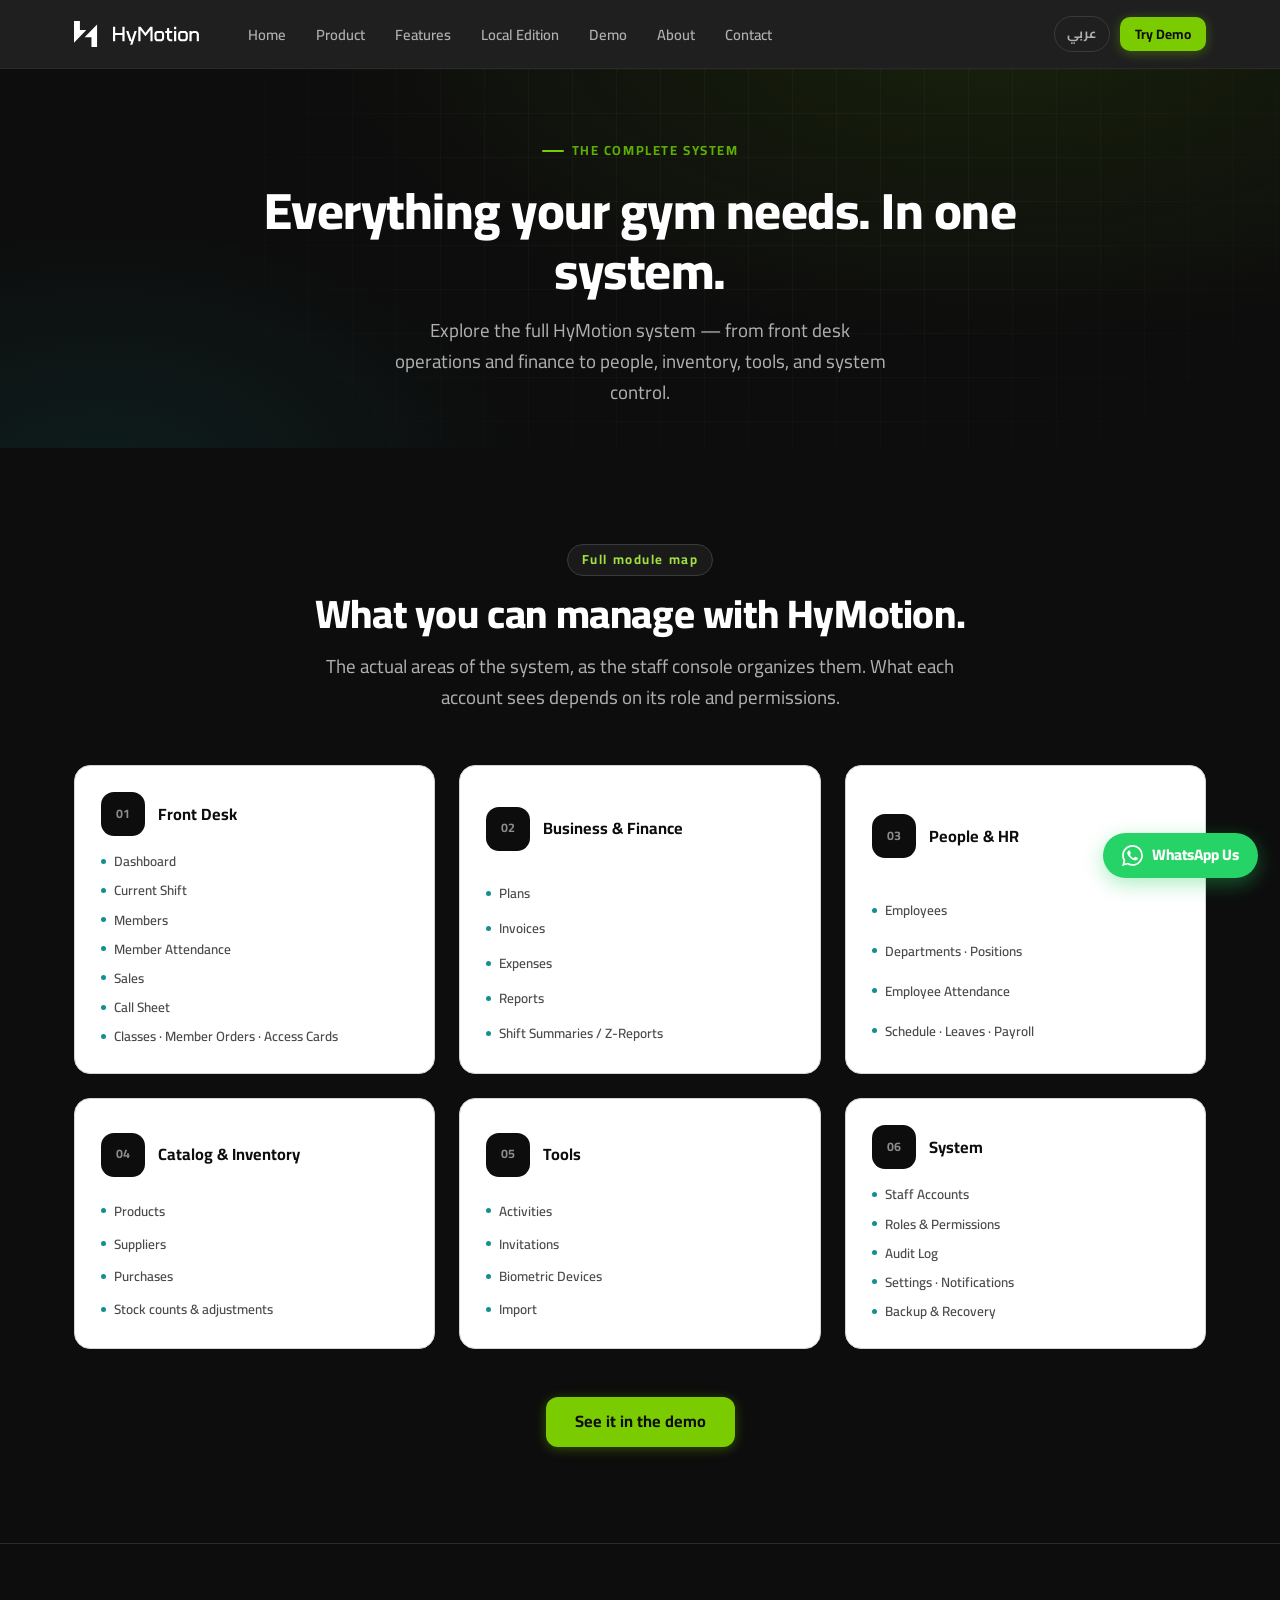
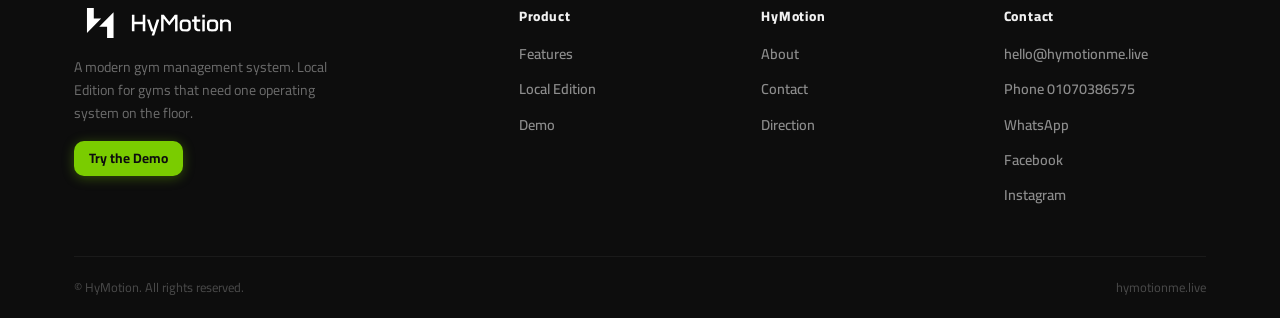
<file: features/index.html>
<!DOCTYPE html>
<html lang="en" dir="ltr">

<head>
  <meta charset="UTF-8">
  <meta name="viewport" content="width=device-width, initial-scale=1">
  <title data-en="Features | HyMotion" data-ar="الميزات | HyMotion">Features | HyMotion</title>
  <meta name="description"
    content="The actual areas of the system, as the staff console organizes them. What each account sees depends on its role and permissions.">
  <meta name="theme-color" content="#0D0D0D">
  <meta property="og:title" content="Features | HyMotion">
  <meta property="og:description"
    content="The actual areas of the system, as the staff console organizes them. What each account sees depends on its role and permissions.">
  <meta property="og:type" content="website">
  <meta property="og:url" content="https://hymotionme.live/features/">
  <meta property="og:site_name" content="HyMotion">
  <meta property="og:image" content="https://hymotionme.live/og-image.png">
  <meta property="og:image:width" content="1200">
  <meta property="og:image:height" content="630">
  <meta name="twitter:card" content="summary_large_image">
  <meta name="twitter:title" content="Features | HyMotion">
  <meta name="twitter:description"
    content="The actual areas of the system, as the staff console organizes them. What each account sees depends on its role and permissions.">
  <meta name="twitter:image" content="https://hymotionme.live/og-image.png">
  <link rel="icon" href="/favicon.svg" type="image/svg+xml">
  <link rel="icon" href="/favicon.ico" sizes="32x32">
  <link rel="canonical" href="https://hymotionme.live/features/">
  <link rel="preload" href="/fonts/cairo/SLXVc1nY6HkvangtZmpQdkhzfH5lkSscQyyS4J0.woff2" as="font" type="font/woff2"
    crossorigin>
  <link rel="preload" href="/fonts/cairo/SLXVc1nY6HkvangtZmpQdkhzfH5lkSscRiyS.woff2" as="font" type="font/woff2"
    crossorigin>
  <link rel="stylesheet" href="/fonts/cairo.css">
  <link rel="stylesheet" href="/css/site.css">
  <script type="application/ld+json">
  {
    "@context": "https://schema.org",
    "@type": "SoftwareApplication",
    "name": "HyMotion",
    "applicationCategory": "BusinessApplication",
    "operatingSystem": "Windows",
    "url": "https://hymotionme.live/features/",
    "description": "The actual areas of the system, as the staff console organizes them. What each account sees depends on its role and permissions.",
    "publisher": { "@id": "https://hymotionme.live/#organization" }
  }
  </script>
</head>

<body>

  <header class="Navbar">
    <div class="Navbar-inner">
      <a class="Brand" href="/">
        <img src="/brand/logo-lockup-white.svg" alt="HyMotion — gym management system" width="168" height="30">
      </a>
      <ul class="Navbar-links">
        <li><a href="/" data-en="Home" data-ar="الرئيسية">Home</a></li>
        <li><a href="/product/" data-en="Product" data-ar="المنتج">Product</a></li>
        <li><a href="/features/" data-en="Features" data-ar="الميزات">Features</a></li>
        <li><a href="/local/" data-en="Local Edition" data-ar="النسخة المحلية">Local Edition</a></li>
        <li><a href="/demo/" data-en="Demo" data-ar="تجربة">Demo</a></li>
        <li><a href="/about/" data-en="About" data-ar="عنّا">About</a></li>
        <li><a href="/contact/" data-en="Contact" data-ar="تواصل">Contact</a></li>
      </ul>
      <div class="Navbar-actions">
        <button class="lang-toggle" type="button" data-lang-chip aria-label="Switch language">عربي</button>
        <a class="btn btn-primary btn-sm" href="/demo/" data-en="Try Demo" data-ar="جرّب التجربة">Try Demo</a>
        <button class="menu-btn" id="menuBtn" type="button" aria-expanded="false" data-en-aria="Open menu"
          data-ar-aria="فتح القائمة" aria-label="Open menu">☰</button>
      </div>
    </div>
  </header>
  <nav class="NavDrawer" id="navDrawer" aria-label="Mobile">
    <a href="/" data-en="Home" data-ar="الرئيسية">Home</a>
    <a href="/product/" data-en="Product" data-ar="المنتج">Product</a>
    <a href="/features/" data-en="Features" data-ar="الميزات">Features</a>
    <a href="/local/" data-en="Local Edition" data-ar="النسخة المحلية">Local Edition</a>
    <a href="/demo/" data-en="Demo" data-ar="تجربة">Demo</a>
    <a href="/about/" data-en="About" data-ar="عنّا">About</a>
    <a href="/contact/" data-en="Contact" data-ar="تواصل">Contact</a>
    <a class="btn btn-primary" href="/demo/" data-en="Try Demo" data-ar="جرّب التجربة">Try Demo</a>
  </nav>

  <main>
    <!-- hero -->
    <section class="hero" style="padding:64px 0 40px">
      <div class="wrap center" style="max-width:820px;margin-inline:auto">
        <p class="eyebrow" style="justify-content:center" data-en="THE COMPLETE SYSTEM" data-ar="النظام الكامل">THE COMPLETE SYSTEM</p>
        <h1 style="font-size:clamp(2rem,4.4vw,3.2rem)" data-en="Everything your gym needs. In one system." data-ar="كل ما يحتاجه جيمك. في نظام واحد.">Everything your gym needs. In one system.</h1>
        <p class="lede" data-en="Explore the full HyMotion system — from front desk operations and finance to people, inventory, tools, and system control." data-ar="استكشف نظام HyMotion بالكامل — من تشغيل الاستقبال والمالية إلى الموظفين والمخزون والأدوات والتحكم في النظام.">Explore the full HyMotion system — from front desk operations and finance to people, inventory, tools, and system control.</p>
      </div>
    </section>

    <!-- full module map -->
    <section class="section section-dark" id="modules">
      <div class="wrap">
        <header class="SectionHeader center reveal">
          <p class="eyebrow" data-en="Full module map" data-ar="خريطة الوحدات كاملة">Full module map</p>
          <h2 data-en="What you can manage with HyMotion." data-ar="اللي تقدر تديره بـ HyMotion.">What you can manage
            with HyMotion.</h2>
          <p class="lede"
            data-en="The actual areas of the system, as the staff console organizes them. What each account sees depends on its role and permissions."
            data-ar="مجالات النظام الفعلية كما ينظمها كونسول الفريق. ما يراه كل حساب يعتمد على دوره وصلاحياته.">The
            actual areas of the system, as the staff console organizes them. What each account sees depends on its role
            and permissions.</p>
        </header>
        <div class="grid grid-3">
          <div class="role-card reveal">
            <div class="head"><span class="badge">01</span>
              <div><b data-en="Front Desk" data-ar="المكتب الأمامي">Front Desk</b></div>
            </div>
            <ul>
              <li data-en="Dashboard" data-ar="لوحة التحكم">Dashboard</li>
              <li data-en="Current Shift" data-ar="الوردية الحالية">Current Shift</li>
              <li data-en="Members" data-ar="الأعضاء">Members</li>
              <li data-en="Member Attendance" data-ar="حضور الأعضاء">Member Attendance</li>
              <li data-en="Sales" data-ar="المبيعات">Sales</li>
              <li data-en="Call Sheet" data-ar="ورقة المتابعة">Call Sheet</li>
              <li data-en="Classes · Member Orders · Access Cards" data-ar="الحصص · طلبات الأعضاء · كروت الدخول">Classes
                · Member Orders · Access Cards</li>
            </ul>
          </div>
          <div class="role-card reveal reveal-d1">
            <div class="head"><span class="badge">02</span>
              <div><b data-en="Business &amp; Finance" data-ar="الأعمال والمالية">Business &amp; Finance</b></div>
            </div>
            <ul>
              <li data-en="Plans" data-ar="الباقات">Plans</li>
              <li data-en="Invoices" data-ar="الفواتير">Invoices</li>
              <li data-en="Expenses" data-ar="المصروفات">Expenses</li>
              <li data-en="Reports" data-ar="التقارير">Reports</li>
              <li data-en="Shift Summaries / Z-Reports" data-ar="ملخصات الورديات / تقارير الإقفال">Shift Summaries /
                Z-Reports</li>
            </ul>
          </div>
          <div class="role-card reveal reveal-d2">
            <div class="head"><span class="badge">03</span>
              <div><b data-en="People &amp; HR" data-ar="الأفراد والموارد البشرية">People &amp; HR</b></div>
            </div>
            <ul>
              <li data-en="Employees" data-ar="الموظفون">Employees</li>
              <li data-en="Departments · Positions" data-ar="الأقسام · الوظائف">Departments · Positions</li>
              <li data-en="Employee Attendance" data-ar="حضور الموظفين">Employee Attendance</li>
              <li data-en="Schedule · Leaves · Payroll" data-ar="الجدولة · الإجازات · الرواتب">Schedule · Leaves ·
                Payroll</li>
            </ul>
          </div>
          <div class="role-card reveal">
            <div class="head"><span class="badge">04</span>
              <div><b data-en="Catalog &amp; Inventory" data-ar="الكتالوج والمخزون">Catalog &amp; Inventory</b></div>
            </div>
            <ul>
              <li data-en="Products" data-ar="المنتجات">Products</li>
              <li data-en="Suppliers" data-ar="الموردون">Suppliers</li>
              <li data-en="Purchases" data-ar="المشتريات">Purchases</li>
              <li data-en="Stock counts &amp; adjustments" data-ar="جرد وتسويات المخزون">Stock counts &amp; adjustments
              </li>
            </ul>
          </div>
          <div class="role-card reveal reveal-d1">
            <div class="head"><span class="badge">05</span>
              <div><b data-en="Tools" data-ar="الأدوات">Tools</b></div>
            </div>
            <ul>
              <li data-en="Activities" data-ar="الأنشطة">Activities</li>
              <li data-en="Invitations" data-ar="الدعوات">Invitations</li>
              <li data-en="Biometric Devices" data-ar="أجهزة البصمة">Biometric Devices</li>
              <li data-en="Import" data-ar="الاستيراد">Import</li>
            </ul>
          </div>
          <div class="role-card reveal reveal-d2">
            <div class="head"><span class="badge">06</span>
              <div><b data-en="System" data-ar="النظام">System</b></div>
            </div>
            <ul>
              <li data-en="Staff Accounts" data-ar="حسابات الفريق">Staff Accounts</li>
              <li data-en="Roles &amp; Permissions" data-ar="الأدوار والصلاحيات">Roles &amp; Permissions</li>
              <li data-en="Audit Log" data-ar="سجل التغييرات">Audit Log</li>
              <li data-en="Settings · Notifications" data-ar="الإعدادات · الإشعارات">Settings · Notifications</li>
              <li data-en="Backup &amp; Recovery" data-ar="النسخ والاستعادة">Backup &amp; Recovery</li>
            </ul>
          </div>
        </div>
        <p class="center reveal" style="margin-top:48px">
          <a class="btn btn-primary btn-lg" href="/demo/" data-en="See it in the demo" data-ar="شوفها في التجربة">See it
            in the demo</a>
        </p>
      </div>
    </section>
  </main>

  <footer class="footer">
    <div class="wrap">
      <div class="footer-top">
        <div class="footer-brand">
          <a href="/"><img src="/brand/logo-lockup-white.svg" alt="HyMotion" width="170" height="30"></a>
          <p data-en="A modern gym management system. Local Edition for gyms that need one operating system on the floor."
            data-ar="نظام إدارة صالات حديث. نسخة محلية للصالات اللي محتاجة نظام تشغيل واحد على الأرض.">A modern gym
            management system. Local Edition for gyms that need one operating system on the floor.</p>
          <p style="margin-top:16px"><a class="btn btn-primary btn-sm" href="/demo/" data-en="Try the Demo"
              data-ar="جرّب التجربة">Try the Demo</a></p>
        </div>
        <div>
          <h4 data-en="Product" data-ar="المنتج">Product</h4>
          <ul>
            <li><a href="/features/" data-en="Features" data-ar="الميزات">Features</a></li>
            <li><a href="/local/" data-en="Local Edition" data-ar="النسخة المحلية">Local Edition</a></li>
            <li><a href="/demo/" data-en="Demo" data-ar="تجربة">Demo</a></li>
          </ul>
        </div>
        <div>
          <h4>HyMotion</h4>
          <ul>
            <li><a href="/about/" data-en="About" data-ar="عنّا">About</a></li>
            <li><a href="/contact/" data-en="Contact" data-ar="تواصل">Contact</a></li>
            <li><a href="/about/#next" data-en="Direction" data-ar="الاتجاه">Direction</a></li>
          </ul>
        </div>
        <div>
          <h4 data-en="Contact" data-ar="تواصل">Contact</h4>
          <ul>
            <li><a href="mailto:hello@hymotionme.live">hello@hymotionme.live</a></li>
            <li><a href="tel:+201070386575" data-en="Phone 01070386575" data-ar="هاتف 01070386575"><span
                  dir="ltr">01070386575</span></a></li>
            <li><a href="https://wa.me/201070386575" target="_blank" rel="noopener" data-en="WhatsApp"
                data-ar="واتساب">WhatsApp</a></li>
            <li><a href="https://web.facebook.com/profile.php?id=61593888670946" target="_blank" rel="noopener"
                data-en="Facebook" data-ar="فيسبوك">Facebook</a></li>
            <li><a href="https://www.instagram.com/hymotion_1/" target="_blank" rel="noopener">Instagram</a></li>
          </ul>
        </div>
      </div>
      <div class="footer-bottom">
        <span>© <span data-en="HyMotion. All rights reserved." data-ar="HyMotion. جميع الحقوق محفوظة.">HyMotion. All
            rights reserved.</span></span>
        <span>hymotionme.live</span>
      </div>
    </div>
  </footer>

  <a class="WhatsAppFloat" href="https://wa.me/201070386575" target="_blank" rel="noopener"
    data-en-aria="Chat with HyMotion on WhatsApp" data-ar-aria="تواصل مع HyMotion على واتساب"
    aria-label="Chat with HyMotion on WhatsApp">
    <svg viewBox="0 0 24 24" fill="currentColor" aria-hidden="true">
      <path
        d="M17.472 14.382c-.297-.149-1.758-.867-2.03-.967-.273-.099-.471-.148-.67.15-.197.297-.767.966-.94 1.164-.173.199-.347.223-.644.075-.297-.15-1.255-.463-2.39-1.475-.883-.788-1.48-1.761-1.653-2.059-.173-.297-.018-.458.13-.606.134-.133.298-.347.446-.52.149-.174.198-.298.298-.497.099-.198.05-.371-.025-.52-.075-.149-.669-1.612-.916-2.207-.242-.579-.487-.5-.669-.51-.173-.008-.371-.01-.57-.01-.198 0-.52.074-.792.372-.272.297-1.04 1.016-1.04 2.479 0 1.462 1.065 2.875 1.213 3.074.149.198 2.096 3.2 5.077 4.487.709.306 1.262.489 1.694.625.712.227 1.36.195 1.871.118.571-.085 1.758-.719 2.006-1.413.248-.694.248-1.289.173-1.413-.074-.124-.272-.198-.57-.347m-5.421 7.403h-.004a9.87 9.87 0 0 1-5.031-1.378l-.361-.214-3.741.982.998-3.648-.235-.374a9.86 9.86 0 0 1-1.51-5.26c.001-5.45 4.436-9.884 9.888-9.884 2.64 0 5.122 1.03 6.988 2.898a9.825 9.825 0 0 1 2.893 6.994c-.003 5.45-4.437 9.884-9.885 9.884m8.413-18.297A11.815 11.815 0 0 0 12.05 0C5.495 0 .16 5.335.157 11.892c0 2.096.547 4.142 1.588 5.945L.057 24l6.305-1.654a11.882 11.882 0 0 0 5.683 1.448h.005c6.554 0 11.89-5.335 11.893-11.893a11.821 11.821 0 0 0-3.48-8.413Z" />
    </svg>
    <span data-en="WhatsApp Us" data-ar="كلّمنا واتساب">WhatsApp Us</span>
  </a>
  <script src="/js/frames.js"></script>
  <script src="/js/site.js"></script>
</body>

</html>
</file>
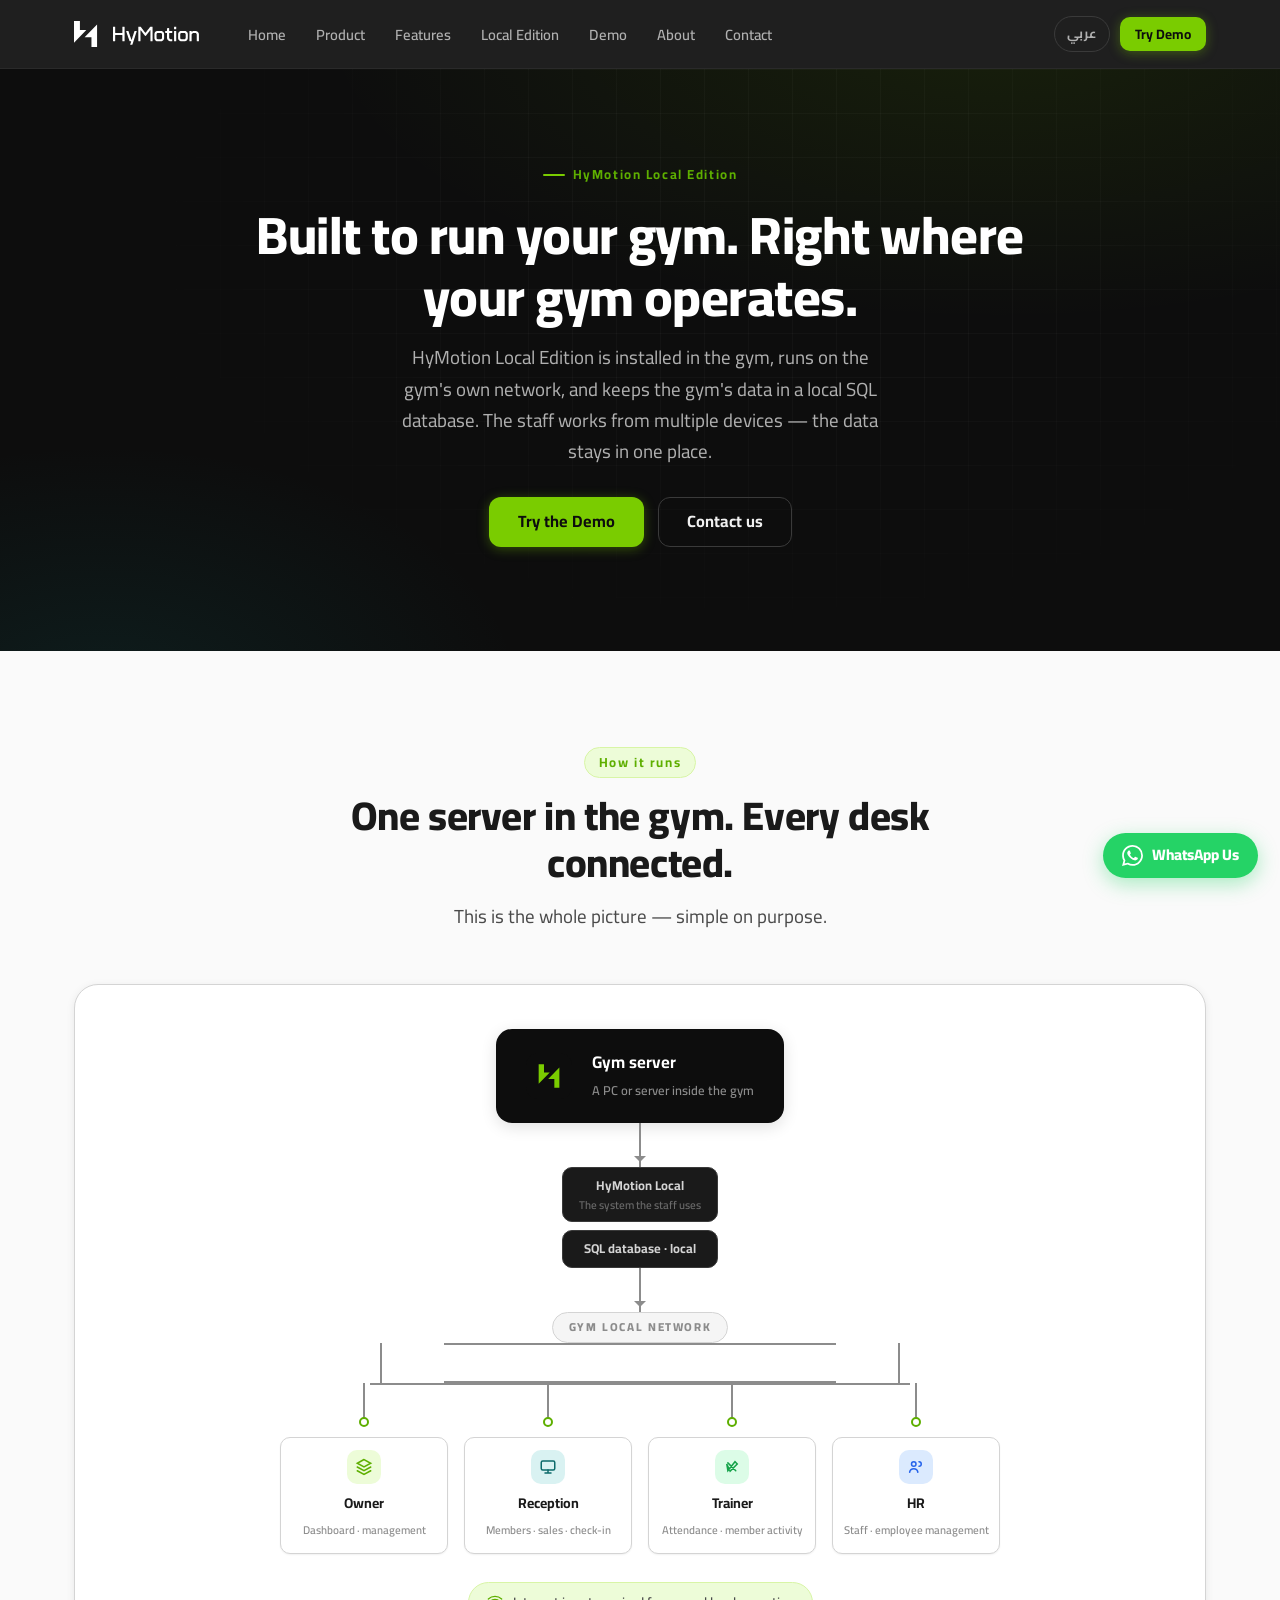
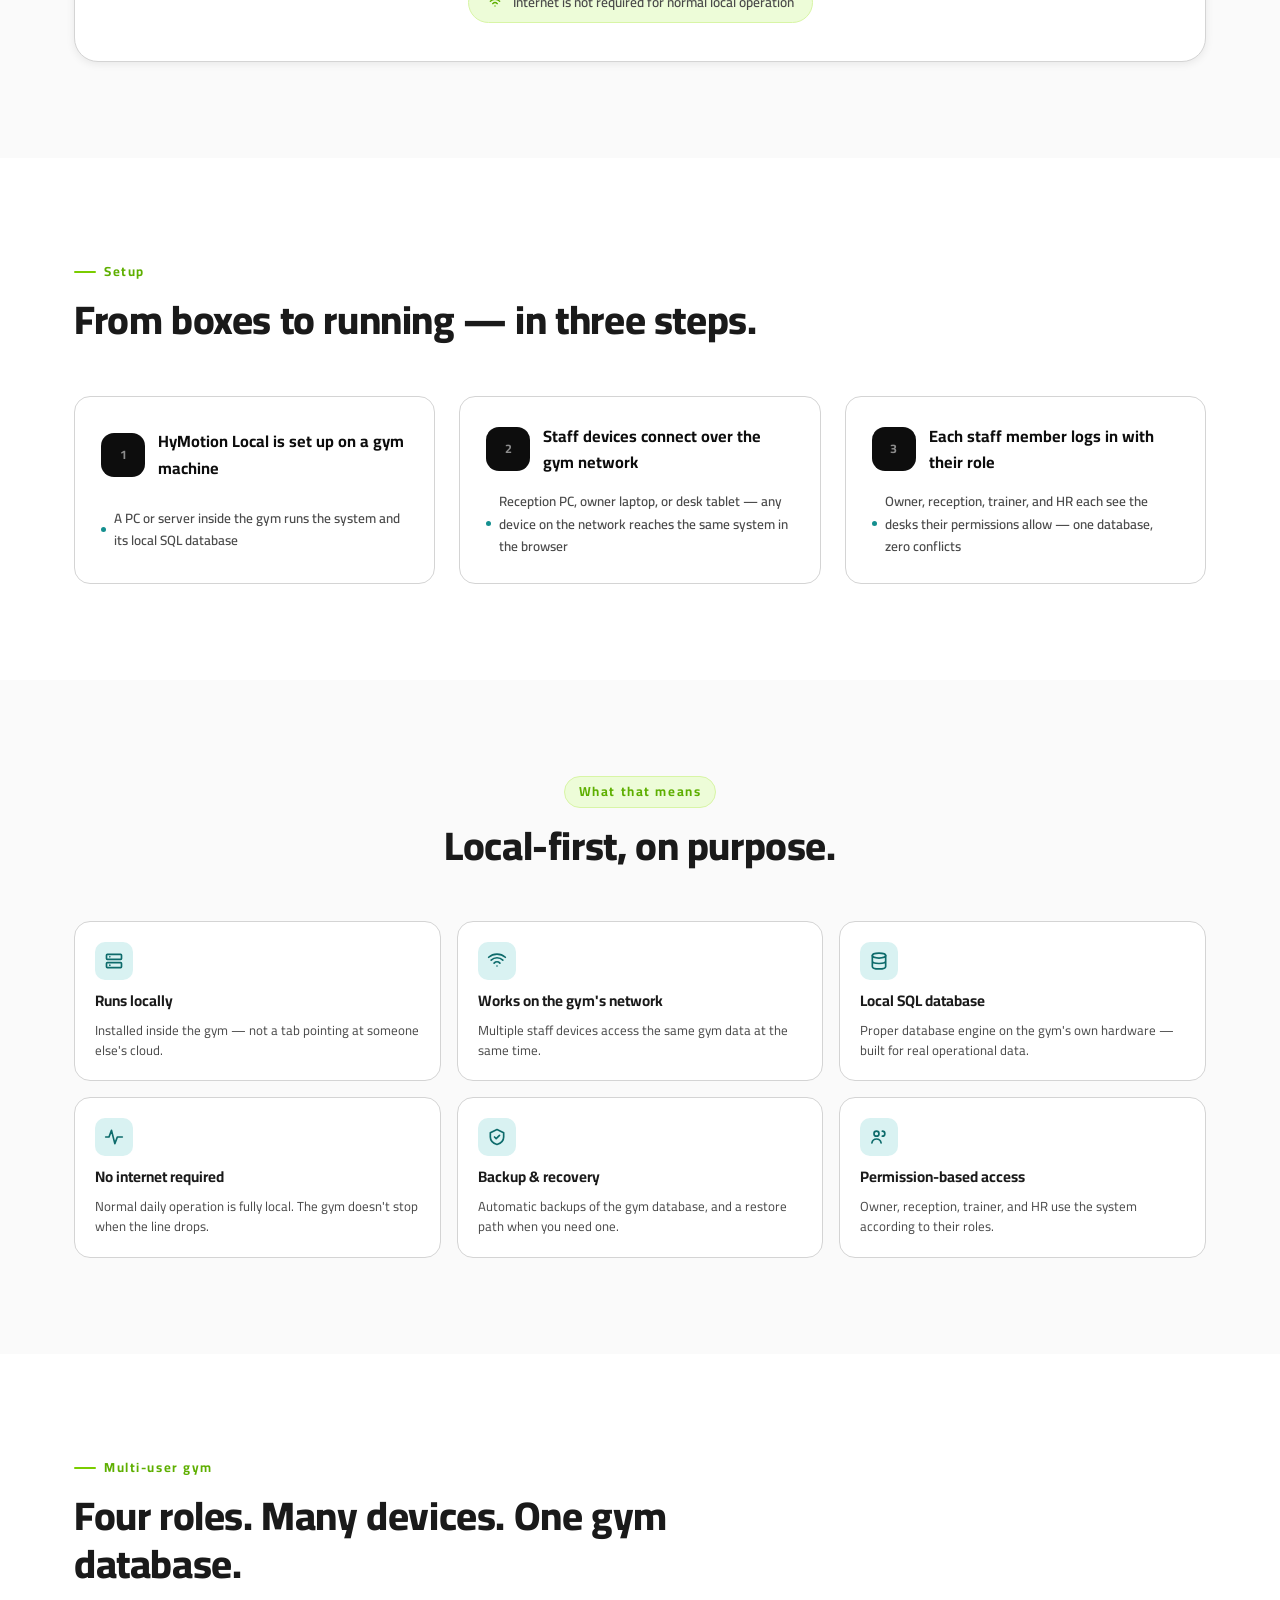
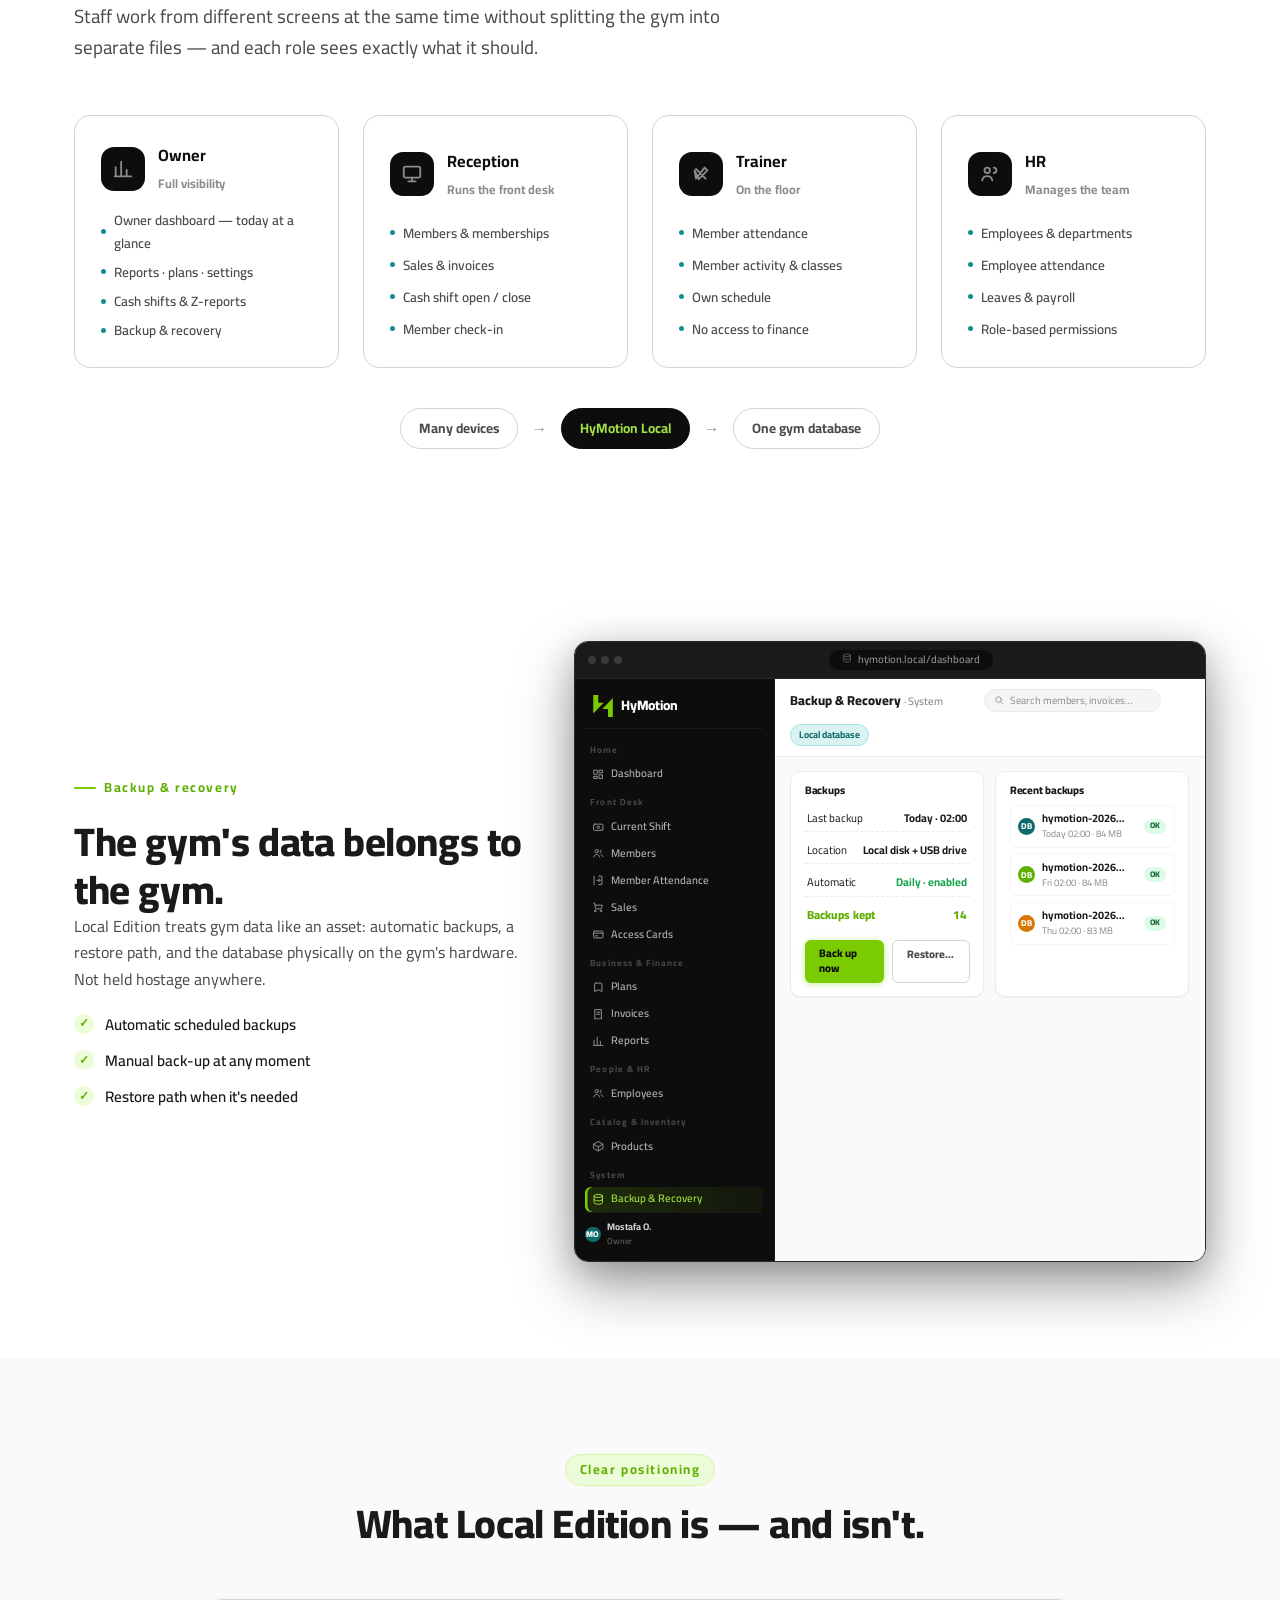
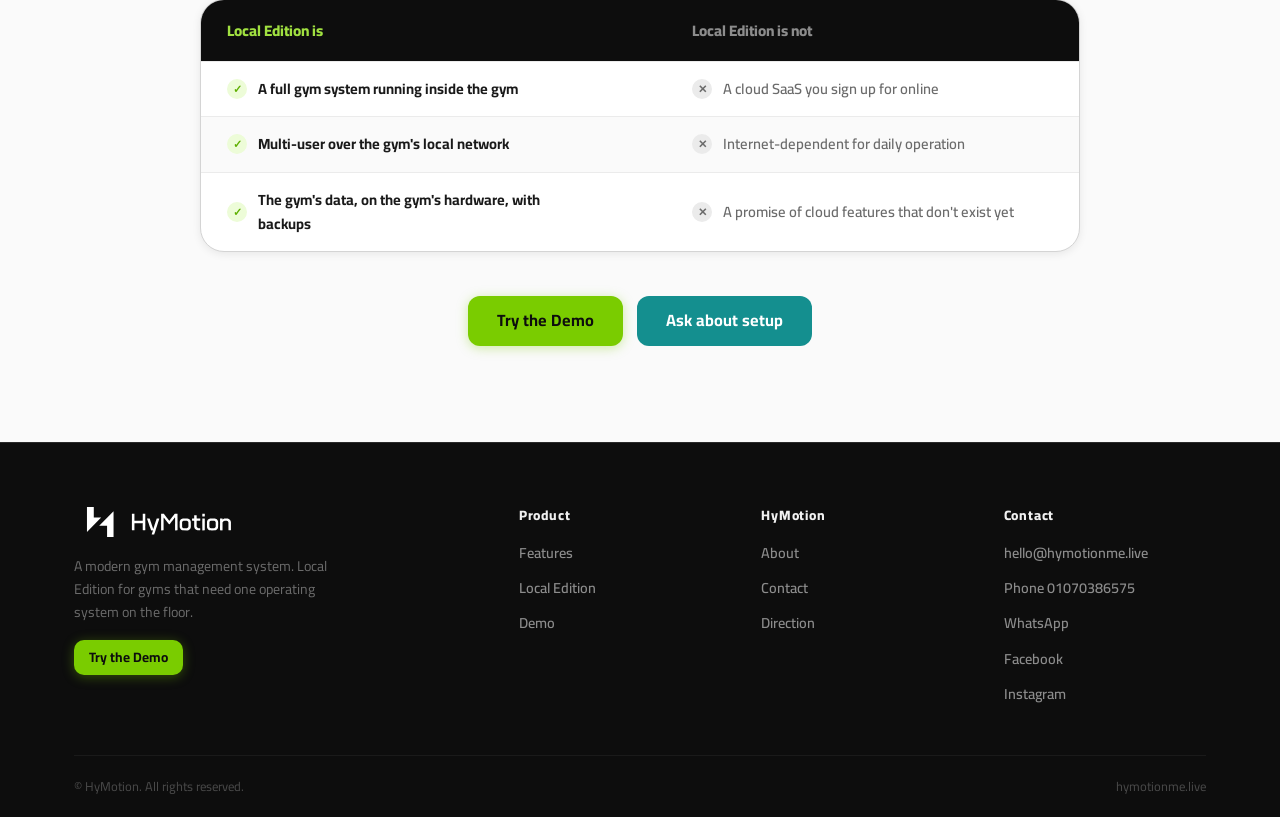
<file: local/index.html>
<!DOCTYPE html>
<html lang="en" dir="ltr">

<head>
  <meta charset="UTF-8">
  <meta name="viewport" content="width=device-width, initial-scale=1">
  <title data-en="Local Edition | HyMotion" data-ar="النسخة المحلية | HyMotion">Local Edition | HyMotion</title>
  <meta name="description"
    content="HyMotion Local Edition runs on your gym's own network with a local SQL database. Staff devices share one gym database — internet is not required for normal daily operation.">
  <meta name="theme-color" content="#0D0D0D">
  <meta property="og:title" content="Local Edition | HyMotion">
  <meta property="og:description"
    content="HyMotion Local Edition runs on your gym's own network with a local SQL database. Staff devices share one gym database — internet is not required for normal daily operation.">
  <meta property="og:type" content="website">
  <meta property="og:url" content="https://hymotionme.live/local/">
  <meta property="og:site_name" content="HyMotion">
  <meta property="og:image" content="https://hymotionme.live/og-image.png">
  <meta property="og:image:width" content="1200">
  <meta property="og:image:height" content="630">
  <meta name="twitter:card" content="summary_large_image">
  <meta name="twitter:title" content="Local Edition | HyMotion">
  <meta name="twitter:description"
    content="HyMotion Local Edition runs on your gym's own network with a local SQL database. Staff devices share one gym database — internet is not required for normal daily operation.">
  <meta name="twitter:image" content="https://hymotionme.live/og-image.png">
  <link rel="icon" href="/favicon.svg" type="image/svg+xml">
  <link rel="icon" href="/favicon.ico" sizes="32x32">
  <link rel="canonical" href="https://hymotionme.live/local/">
  <link rel="preload" href="/fonts/cairo/SLXVc1nY6HkvangtZmpQdkhzfH5lkSscQyyS4J0.woff2" as="font" type="font/woff2"
    crossorigin>
  <link rel="preload" href="/fonts/cairo/SLXVc1nY6HkvangtZmpQdkhzfH5lkSscRiyS.woff2" as="font" type="font/woff2"
    crossorigin>
  <link rel="stylesheet" href="/fonts/cairo.css">
  <link rel="stylesheet" href="/css/site.css">
  <script type="application/ld+json">
  {
    "@context": "https://schema.org",
    "@type": "SoftwareApplication",
    "name": "HyMotion Local Edition",
    "applicationCategory": "BusinessApplication",
    "operatingSystem": "Windows",
    "url": "https://hymotionme.live/local/",
    "description": "HyMotion Local Edition runs on your gym's own network with a local SQL database. Staff devices share one gym database — internet is not required for normal daily operation.",
    "publisher": { "@id": "https://hymotionme.live/#organization" }
  }
  </script>
</head>

<body>

  <header class="Navbar">
    <div class="Navbar-inner">
      <a class="Brand" href="/">
        <img src="/brand/logo-lockup-white.svg" alt="HyMotion — gym management system" width="168" height="30">
      </a>
      <ul class="Navbar-links">
        <li><a href="/" data-en="Home" data-ar="الرئيسية">Home</a></li>
        <li><a href="/product/" data-en="Product" data-ar="المنتج">Product</a></li>
        <li><a href="/features/" data-en="Features" data-ar="الميزات">Features</a></li>
        <li><a href="/local/" data-en="Local Edition" data-ar="النسخة المحلية">Local Edition</a></li>
        <li><a href="/demo/" data-en="Demo" data-ar="تجربة">Demo</a></li>
        <li><a href="/about/" data-en="About" data-ar="عنّا">About</a></li>
        <li><a href="/contact/" data-en="Contact" data-ar="تواصل">Contact</a></li>
      </ul>
      <div class="Navbar-actions">
        <button class="lang-toggle" type="button" data-lang-chip aria-label="Switch language">عربي</button>
        <a class="btn btn-primary btn-sm" href="/demo/" data-en="Try Demo" data-ar="جرّب التجربة">Try Demo</a>
        <button class="menu-btn" id="menuBtn" type="button" aria-expanded="false" data-en-aria="Open menu"
          data-ar-aria="فتح القائمة" aria-label="Open menu">☰</button>
      </div>
    </div>
  </header>
  <nav class="NavDrawer" id="navDrawer" aria-label="Mobile">
    <a href="/" data-en="Home" data-ar="الرئيسية">Home</a>
    <a href="/product/" data-en="Product" data-ar="المنتج">Product</a>
    <a href="/features/" data-en="Features" data-ar="الميزات">Features</a>
    <a href="/local/" data-en="Local Edition" data-ar="النسخة المحلية">Local Edition</a>
    <a href="/demo/" data-en="Demo" data-ar="تجربة">Demo</a>
    <a href="/about/" data-en="About" data-ar="عنّا">About</a>
    <a href="/contact/" data-en="Contact" data-ar="تواصل">Contact</a>
    <a class="btn btn-primary" href="/demo/" data-en="Try Demo" data-ar="جرّب التجربة">Try Demo</a>
  </nav>

  <main>
    <!-- hero -->
    <section class="hero">
      <div class="wrap" style="max-width:820px;text-align:center;margin-inline:auto">
        <p class="eyebrow" style="justify-content:center" data-en="HyMotion Local Edition"
          data-ar="نسخة HyMotion المحلية">HyMotion Local Edition</p>
        <h1 style="font-size:clamp(2rem,4.4vw,3.3rem)" data-en="Built to run your gym. Right where your gym operates."
          data-ar="مبني ليشتغل مع صالتك. في نفس مكان الصالة.">Built to run your gym. Right where your gym operates.</h1>
        <p class="lede" style="margin-inline:auto"
          data-en="HyMotion Local Edition is installed in the gym, runs on the gym's own network, and keeps the gym's data in a local SQL database. The staff works from multiple devices — the data stays in one place."
          data-ar="نسخة HyMotion المحلية تُثبَّت في الصالة، وتشتغل على شبكة الصالة نفسها، وبيانات الصالة تفضل في قاعدة بيانات SQL محلية. الفريق يشتغل من أجهزة متعددة — والبيانات تفضل في مكان واحد.">
          HyMotion Local Edition is installed in the gym, runs on the gym's own network, and keeps the gym's data in a
          local SQL database. The staff works from multiple devices — the data stays in one place.</p>
        <div class="Hero-ctas" style="justify-content:center">
          <a class="btn btn-primary btn-lg" href="/demo/" data-en="Try the Demo" data-ar="جرّب التجربة">Try the Demo</a>
          <a class="btn btn-ghost btn-lg" href="mailto:hello@hymotionme.live" data-en="Contact us"
            data-ar="تواصل معنا">Contact us</a>
        </div>
      </div>
    </section>

    <!-- diagram -->
    <section class="section" id="how">
      <div class="wrap">
        <header class="SectionHeader center reveal">
          <p class="eyebrow" data-en="How it runs" data-ar="كيف يعمل">How it runs</p>
          <h2 data-en="One server in the gym. Every desk connected." data-ar="سيرفر واحد في الصالة. كل مكتب متصل.">One
            server in the gym. Every desk connected.</h2>
          <p class="lede" data-en="This is the whole picture — simple on purpose."
            data-ar="دي الصورة كاملة — بسيطة بشكل مقصود.">This is the whole picture — simple on purpose.</p>
        </header>

        <div class="diagram reveal" role="img"
          aria-label="HyMotion Local network diagram: gym server runs HyMotion Local with an SQL database; owner, reception, trainer and HR devices connect through the gym's local network">
          <div class="dg-server">
            <img class="app-icon" src="/brand/app-icon.svg" alt="">
            <div class="txt"><b data-en="Gym server" data-ar="سيرفر الصالة">Gym server</b><span
                data-en="A PC or server inside the gym" data-ar="جهاز أو سيرفر داخل الصالة">A PC or server inside the
                gym</span></div>
          </div>
          <div class="dg-connector"></div>
          <div class="dg-stack">
            <div class="dg-chip">HyMotion Local<span class="sub" data-en="The system the staff uses"
                data-ar="النظام اللي بيستخدمه الفريق">The system the staff uses</span></div>
            <div class="dg-chip" data-en="SQL database · local" data-ar="قاعدة بيانات SQL · محلية">SQL database · local
            </div>
          </div>
          <div class="dg-connector"></div>
          <span class="dg-label" data-en="GYM LOCAL NETWORK" data-ar="شبكة الصالة المحلية">GYM LOCAL NETWORK</span>
          <div class="dg-bus"></div>
          <div class="dg-roles">
            <div class="dg-role">
              <div class="dg-device">
                <span class="icon" style="background:var(--l100);color:var(--l600)">
                  <svg width="18" height="18" viewBox="0 0 24 24" fill="none" stroke="currentColor" stroke-width="2"
                    stroke-linecap="round">
                    <path d="M12 2 3 7l9 5 9-5-9-5ZM3 12l9 5 9-5M3 17l9 5 9-5" />
                  </svg>
                </span>
                <b data-en="Owner" data-ar="المالك">Owner</b>
                <span data-en="Dashboard · management" data-ar="لوحة · إدارة">Dashboard · management</span>
              </div>
            </div>
            <div class="dg-role">
              <div class="dg-device">
                <span class="icon" style="background:var(--t100);color:var(--t600)">
                  <svg width="18" height="18" viewBox="0 0 24 24" fill="none" stroke="currentColor" stroke-width="2"
                    stroke-linecap="round">
                    <rect x="3" y="4" width="18" height="12" rx="2" />
                    <path d="M8 20h8M12 16v4" />
                  </svg>
                </span>
                <b data-en="Reception" data-ar="الاستقبال">Reception</b>
                <span data-en="Members · sales · check-in" data-ar="أعضاء · مبيعات · حضور">Members · sales ·
                  check-in</span>
              </div>
            </div>
            <div class="dg-role">
              <div class="dg-device">
                <span class="icon" style="background:var(--suc100);color:var(--suc600)">
                  <svg width="18" height="18" viewBox="0 0 24 24" fill="none" stroke="currentColor" stroke-width="2"
                    stroke-linecap="round">
                    <path d="M6.5 6.5 17 17M5 8l1.5 9L16 5l3 3-9.5 9.5L5 8Z" />
                  </svg>
                </span>
                <b data-en="Trainer" data-ar="المدرب">Trainer</b>
                <span data-en="Attendance · member activity" data-ar="حضور · نشاط الأعضاء">Attendance · member
                  activity</span>
              </div>
            </div>
            <div class="dg-role">
              <div class="dg-device">
                <span class="icon" style="background:var(--inf100);color:var(--inf600)">
                  <svg width="18" height="18" viewBox="0 0 24 24" fill="none" stroke="currentColor" stroke-width="2"
                    stroke-linecap="round">
                    <circle cx="9" cy="8" r="3" />
                    <path d="M3.5 19c.6-3 2.8-4.6 5.5-4.6s4.9 1.6 5.5 4.6M16 5a3 3 0 0 1 0 6" />
                  </svg>
                </span>
                <b data-en="HR" data-ar="الموارد البشرية">HR</b>
                <span data-en="Staff · employee management" data-ar="الفريق · إدارة الموظفين">Staff · employee
                  management</span>
              </div>
            </div>
          </div>
          <div class="dg-note">
            <svg viewBox="0 0 24 24" fill="none" stroke="currentColor" stroke-width="2" stroke-linecap="round"
              stroke-linejoin="round">
              <path d="M12 18h.01M8.5 14.5a5 5 0 0 1 7 0M5 11a10 10 0 0 1 14 0M2 7.5a15 15 0 0 1 20 0" />
            </svg>
            <span data-en="Internet is not required for normal local operation"
              data-ar="الإنترنت غير مطلوب للتشغيل المحلي العادي">Internet is not required for normal local
              operation</span>
          </div>
        </div>
      </div>
    </section>

    <!-- setup steps -->
    <section class="section section-soft" id="setup">
      <div class="wrap">
        <header class="SectionHeader reveal">
          <p class="eyebrow" data-en="Setup" data-ar="التجهيز">Setup</p>
          <h2 data-en="From boxes to running — in three steps." data-ar="من التجهيز للتشغيل — في تلات خطوات.">From boxes
            to running — in three steps.</h2>
        </header>
        <div class="grid grid-3">
          <div class="role-card reveal">
            <div class="head"><span class="badge">1</span>
              <div><b data-en="HyMotion Local is set up on a gym machine"
                  data-ar="يُجهَّز HyMotion المحلي على جهاز الصالة">HyMotion Local is set up on a gym machine</b></div>
            </div>
            <ul>
              <li data-en="A PC or server inside the gym runs the system and its local SQL database"
                data-ar="جهاز أو سيرفر داخل الصالة يشغّل النظام وقاعدة بياناته المحلية">A PC or server inside the gym
                runs the system and its local SQL database</li>
            </ul>
          </div>
          <div class="role-card reveal reveal-d1">
            <div class="head"><span class="badge">2</span>
              <div><b data-en="Staff devices connect over the gym network"
                  data-ar="أجهزة الفريق تتصل عبر شبكة الصالة">Staff devices connect over the gym network</b></div>
            </div>
            <ul>
              <li
                data-en="Reception PC, owner laptop, or desk tablet — any device on the network reaches the same system in the browser"
                data-ar="كمبيوتر الاستقبال أو لابتوب المالك أو تابلت المكتب — أي جهاز على الشبكة يوصل لنفس النظام من المتصفح">
                Reception PC, owner laptop, or desk tablet — any device on the network reaches the same system in the
                browser</li>
            </ul>
          </div>
          <div class="role-card reveal reveal-d2">
            <div class="head"><span class="badge">3</span>
              <div><b data-en="Each staff member logs in with their role" data-ar="كل فرد في الفريق يدخل بدوره">Each
                  staff member logs in with their role</b></div>
            </div>
            <ul>
              <li
                data-en="Owner, reception, trainer, and HR each see the desks their permissions allow — one database, zero conflicts"
                data-ar="المالك والاستقبال والمدرب والموارد البشرية كل واحد يشوف المكاتب اللي صلاحياته تسمح — قاعدة واحدة، بدون تعارض">
                Owner, reception, trainer, and HR each see the desks their permissions allow — one database, zero
                conflicts</li>
            </ul>
          </div>
        </div>
      </div>
    </section>

    <!-- what it means -->
    <section class="section" id="facts">
      <div class="wrap">
        <header class="SectionHeader center reveal">
          <p class="eyebrow" data-en="What that means" data-ar="ماذا يعني هذا">What that means</p>
          <h2 data-en="Local-first, on purpose." data-ar="محلي أولاً، بشكل مقصود.">Local-first, on purpose.</h2>
        </header>
        <div class="fact-grid" style="grid-template-columns:repeat(3,1fr)">
          <div class="fact reveal">
            <span class="icon"><svg width="20" height="20" viewBox="0 0 24 24" fill="none" stroke="currentColor"
                stroke-width="2" stroke-linecap="round">
                <rect x="3" y="4" width="18" height="6" rx="1" />
                <rect x="3" y="14" width="18" height="6" rx="1" />
                <path d="M7 7h.01M7 17h.01" />
              </svg></span>
            <b data-en="Runs locally" data-ar="يعمل محلياً">Runs locally</b>
            <span data-en="Installed inside the gym — not a tab pointing at someone else's cloud."
              data-ar="مثبَّت داخل الصالة — مش تاب بيبص على سحابة شخص تاني.">Installed inside the gym — not a tab
              pointing at someone else's cloud.</span>
          </div>
          <div class="fact reveal reveal-d1">
            <span class="icon"><svg width="20" height="20" viewBox="0 0 24 24" fill="none" stroke="currentColor"
                stroke-width="2" stroke-linecap="round">
                <path d="M12 18h.01M8.5 14.5a5 5 0 0 1 7 0M5 11a10 10 0 0 1 14 0M2 7.5a15 15 0 0 1 20 0" />
              </svg></span>
            <b data-en="Works on the gym's network" data-ar="يعمل على شبكة الصالة">Works on the gym's network</b>
            <span data-en="Multiple staff devices access the same gym data at the same time."
              data-ar="أجهزة فريق متعددة تصل لنفس بيانات الصالة في نفس الوقت.">Multiple staff devices access the same
              gym data at the same time.</span>
          </div>
          <div class="fact reveal reveal-d2">
            <span class="icon"><svg width="20" height="20" viewBox="0 0 24 24" fill="none" stroke="currentColor"
                stroke-width="2" stroke-linecap="round">
                <ellipse cx="12" cy="5.5" rx="8" ry="3" />
                <path d="M4 5.5v13c0 1.7 3.6 3 8 3s8-1.3 8-3v-13M4 12c0 1.7 3.6 3 8 3s8-1.3 8-3" />
              </svg></span>
            <b data-en="Local SQL database" data-ar="قاعدة بيانات SQL محلية">Local SQL database</b>
            <span data-en="Proper database engine on the gym's own hardware — built for real operational data."
              data-ar="محرك قواعد بيانات حقيقي على أجهزة الصالة — مبني لبيانات تشغيل حقيقية.">Proper database engine on
              the gym's own hardware — built for real operational data.</span>
          </div>
          <div class="fact reveal">
            <span class="icon"><svg width="20" height="20" viewBox="0 0 24 24" fill="none" stroke="currentColor"
                stroke-width="2" stroke-linecap="round" stroke-linejoin="round">
                <path d="M2 12h4l3-8 4 16 3-8h6" />
              </svg></span>
            <b data-en="No internet required" data-ar="بدون إنترنت">No internet required</b>
            <span data-en="Normal daily operation is fully local. The gym doesn't stop when the line drops."
              data-ar="التشغيل اليومي العادي محلي بالكامل. الصالة مش بتوقف لما النت يقع.">Normal daily operation is
              fully local. The gym doesn't stop when the line drops.</span>
          </div>
          <div class="fact reveal reveal-d1">
            <span class="icon"><svg width="20" height="20" viewBox="0 0 24 24" fill="none" stroke="currentColor"
                stroke-width="2" stroke-linecap="round" stroke-linejoin="round">
                <path d="M12 3l8 4v5c0 4.4-3.4 7.6-8 9-4.6-1.4-8-4.6-8-9V7l8-4Z" />
                <path d="M9 12l2 2 4-4" />
              </svg></span>
            <b data-en="Backup &amp; recovery" data-ar="نسخ واستعادة">Backup &amp; recovery</b>
            <span data-en="Automatic backups of the gym database, and a restore path when you need one."
              data-ar="نسخ تلقائي لقاعدة بيانات الصالة، ومسار استعادة وقت ما تحتاجه.">Automatic backups of the gym
              database, and a restore path when you need one.</span>
          </div>
          <div class="fact reveal reveal-d2">
            <span class="icon"><svg width="20" height="20" viewBox="0 0 24 24" fill="none" stroke="currentColor"
                stroke-width="2" stroke-linecap="round">
                <circle cx="9" cy="8" r="3" />
                <path d="M3.5 19c.6-3 2.8-4.6 5.5-4.6s4.9 1.6 5.5 4.6M16 5a3 3 0 0 1 0 6" />
              </svg></span>
            <b data-en="Permission-based access" data-ar="وصول حسب الصلاحيات">Permission-based access</b>
            <span data-en="Owner, reception, trainer, and HR use the system according to their roles."
              data-ar="المالك والاستقبال والمدرب والموارد البشرية يستخدمون النظام حسب أدوارهم.">Owner, reception,
              trainer, and HR use the system according to their roles.</span>
          </div>
        </div>
      </div>
    </section>

    <!-- ══ 6 · MULTI-USER GYM ════════════════════════════ -->
    <section class="section section-soft" id="multiuser">
      <div class="wrap">
        <header class="SectionHeader reveal">
          <p class="eyebrow" data-en="Multi-user gym" data-ar="صالة متعددة المستخدمين">Multi-user gym</p>
          <h2 data-en="Four roles. Many devices. One gym database."
            data-ar="أربعة أدوار. أجهزة كتير. قاعدة بيانات واحدة.">Four roles. Many devices. One gym database.</h2>
          <p class="lede"
            data-en="Staff work from different screens at the same time without splitting the gym into separate files — and each role sees exactly what it should."
            data-ar="الفريق يشتغل من شاشات مختلفة في نفس الوقت من غير تقسيم بيانات الصالة — وكل دور يشوف ما يخصه بالظبط.">
            Staff work from different screens at the same time without splitting the gym into separate files — and each
            role sees exactly what it should.</p>
        </header>

        <div class="grid grid-4">
          <article class="role-card reveal">
            <div class="head">
              <span class="badge"><svg width="22" height="22" viewBox="0 0 24 24" fill="none" stroke="currentColor"
                  stroke-width="2" stroke-linecap="round" stroke-linejoin="round">
                  <path d="M4 20V10M10 20V4M16 20v-7M21 20H3" />
                </svg></span>
              <div><b data-en="Owner" data-ar="المالك">Owner</b><span data-en="Full visibility"
                  data-ar="رؤية كاملة">Full visibility</span></div>
            </div>
            <ul>
              <li data-en="Owner dashboard — today at a glance" data-ar="لوحة المالك — اليوم بنظرة">Owner dashboard —
                today at a glance</li>
              <li data-en="Reports · plans · settings" data-ar="تقارير · باقات · إعدادات">Reports · plans · settings
              </li>
              <li data-en="Cash shifts &amp; Z-reports" data-ar="الورديات وتقارير الإقفال">Cash shifts &amp; Z-reports
              </li>
              <li data-en="Backup &amp; recovery" data-ar="النسخ والاستعادة">Backup &amp; recovery</li>
            </ul>
          </article>
          <article class="role-card reveal reveal-d1">
            <div class="head">
              <span class="badge"><svg width="22" height="22" viewBox="0 0 24 24" fill="none" stroke="currentColor"
                  stroke-width="2" stroke-linecap="round">
                  <rect x="3" y="4" width="18" height="12" rx="2" />
                  <path d="M8 20h8M12 16v4" />
                </svg></span>
              <div><b data-en="Reception" data-ar="الاستقبال">Reception</b><span data-en="Runs the front desk"
                  data-ar="يشغّل المكتب الأمامي">Runs the front desk</span></div>
            </div>
            <ul>
              <li data-en="Members &amp; memberships" data-ar="الأعضاء والعضويات">Members &amp; memberships</li>
              <li data-en="Sales &amp; invoices" data-ar="المبيعات والفواتير">Sales &amp; invoices</li>
              <li data-en="Cash shift open / close" data-ar="فتح وإقفال الوردية">Cash shift open / close</li>
              <li data-en="Member check-in" data-ar="حضور الأعضاء">Member check-in</li>
            </ul>
          </article>
          <article class="role-card reveal reveal-d2">
            <div class="head">
              <span class="badge"><svg width="22" height="22" viewBox="0 0 24 24" fill="none" stroke="currentColor"
                  stroke-width="2" stroke-linecap="round" stroke-linejoin="round">
                  <path d="M6.5 6.5 17 17M5 8l1.5 9L16 5l3 3-9.5 9.5L5 8Z" />
                </svg></span>
              <div><b data-en="Trainer" data-ar="المدرب">Trainer</b><span data-en="On the floor"
                  data-ar="داخل الصالة">On the floor</span></div>
            </div>
            <ul>
              <li data-en="Member attendance" data-ar="حضور الأعضاء">Member attendance</li>
              <li data-en="Member activity &amp; classes" data-ar="نشاط الأعضاء والحصص">Member activity &amp; classes
              </li>
              <li data-en="Own schedule" data-ar="جدوله الخاص">Own schedule</li>
              <li data-en="No access to finance" data-ar="بدون وصول للمالية">No access to finance</li>
            </ul>
          </article>
          <article class="role-card reveal reveal-d3">
            <div class="head">
              <span class="badge"><svg width="22" height="22" viewBox="0 0 24 24" fill="none" stroke="currentColor"
                  stroke-width="2" stroke-linecap="round">
                  <circle cx="9" cy="8" r="3" />
                  <path d="M3.5 19c.6-3 2.8-4.6 5.5-4.6s4.9 1.6 5.5 4.6M16 5a3 3 0 0 1 0 6" />
                </svg></span>
              <div><b data-en="HR" data-ar="الموارد البشرية">HR</b><span data-en="Manages the team"
                  data-ar="يدير الفريق">Manages the team</span></div>
            </div>
            <ul>
              <li data-en="Employees &amp; departments" data-ar="الموظفون والأقسام">Employees &amp; departments</li>
              <li data-en="Employee attendance" data-ar="حضور الموظفين">Employee attendance</li>
              <li data-en="Leaves &amp; payroll" data-ar="الإجازات والرواتب">Leaves &amp; payroll</li>
              <li data-en="Role-based permissions" data-ar="صلاحيات حسب الدور">Role-based permissions</li>
            </ul>
          </article>
        </div>

        <div class="same-data reveal">
          <span class="flow-chip" data-en="Many devices" data-ar="أجهزة متعددة">Many devices</span>
          <span class="arrow">→</span>
          <span class="flow-chip hot">HyMotion Local</span>
          <span class="arrow">→</span>
          <span class="flow-chip" data-en="One gym database" data-ar="قاعدة بيانات واحدة للصالة">One gym database</span>
        </div>
      </div>
    </section>

    <!-- backup -->
    <section class="section section-soft" id="backup">
      <div class="wrap">
        <div class="feature-duo">
          <div class="feature-copy reveal">
            <p class="eyebrow" data-en="Backup &amp; recovery" data-ar="النسخ والاستعادة">Backup &amp; recovery</p>
            <h2 data-en="The gym's data belongs to the gym." data-ar="بيانات الصالة ملك للصالة.">The gym's data belongs
              to the gym.</h2>
            <p data-en="Local Edition treats gym data like an asset: automatic backups, a restore path, and the database physically on the gym's hardware. Not held hostage anywhere."
              data-ar="النسخة المحلية بتتعامل مع بيانات الصالة كأصل: نسخ تلقائي، ومسار استعادة، وقاعدة البيانات موجودة فعلياً على أجهزة الصالة. مش محتجزة في أي مكان.">
              Local Edition treats gym data like an asset: automatic backups, a restore path, and the database
              physically on the gym's hardware. Not held hostage anywhere.</p>
            <ul class="feature-list">
              <li><span class="tick">✓</span><span data-en="Automatic scheduled backups"
                  data-ar="نسخ تلقائية مجدولة">Automatic scheduled backups</span></li>
              <li><span class="tick">✓</span><span data-en="Manual back-up at any moment"
                  data-ar="نسخة يدوية في أي لحظة">Manual back-up at any moment</span></li>
              <li><span class="tick">✓</span><span data-en="Restore path when it's needed"
                  data-ar="مسار استعادة وقت الحاجة">Restore path when it's needed</span></li>
            </ul>
          </div>
          <div class="reveal reveal-d1" data-frame="backup"></div>
        </div>
      </div>
    </section>

    <!-- honest box -->
    <section class="section" id="positioning">
      <div class="wrap">
        <header class="SectionHeader center reveal">
          <p class="eyebrow" data-en="Clear positioning" data-ar="تموضع واضح">Clear positioning</p>
          <h2 data-en="What Local Edition is — and isn't." data-ar="ما هي النسخة المحلية — وما ليست.">What Local Edition
            is — and isn't.</h2>
        </header>
        <div class="compare reveal" role="table" aria-label="What Local Edition is and is not">
          <div class="compare-head" role="row">
            <div class="new" data-en="Local Edition is" data-ar="النسخة المحلية هي">Local Edition is</div>
            <div class="mid" aria-hidden="true"></div>
            <div class="old" data-en="Local Edition is not" data-ar="النسخة المحلية ليست">Local Edition is not</div>
          </div>
          <div class="compare-row" role="row">
            <div class="new"><span class="mark yes">✓</span><span data-en="A full gym system running inside the gym"
                data-ar="نظام صالة كامل يشتغل داخل الصالة">A full gym system running inside the gym</span></div>
            <div class="mid" aria-hidden="true"></div>
            <div class="old"><span class="mark no">✕</span><span data-en="A cloud SaaS you sign up for online"
                data-ar="خدمة سحابية بتسجّل فيها أونلاين">A cloud SaaS you sign up for online</span></div>
          </div>
          <div class="compare-row" role="row">
            <div class="new"><span class="mark yes">✓</span><span data-en="Multi-user over the gym's local network"
                data-ar="متعددة المستخدمين عبر شبكة الصالة المحلية">Multi-user over the gym's local network</span></div>
            <div class="mid" aria-hidden="true"></div>
            <div class="old"><span class="mark no">✕</span><span data-en="Internet-dependent for daily operation"
                data-ar="معتمدة على الإنترنت في التشغيل اليومي">Internet-dependent for daily operation</span></div>
          </div>
          <div class="compare-row" role="row">
            <div class="new"><span class="mark yes">✓</span><span
                data-en="The gym's data, on the gym's hardware, with backups"
                data-ar="بيانات الصالة، على أجهزتها، مع نسخ احتياطي">The gym's data, on the gym's hardware, with
                backups</span></div>
            <div class="mid" aria-hidden="true"></div>
            <div class="old"><span class="mark no">✕</span><span
                data-en="A promise of cloud features that don't exist yet" data-ar="وعد بميزات سحابية لسه مش موجودة">A
                promise of cloud features that don't exist yet</span></div>
          </div>
        </div>
        <p class="center reveal" style="margin-top:44px">
          <a class="btn btn-primary btn-lg" href="/demo/" data-en="Try the Demo" data-ar="جرّب التجربة">Try the Demo</a>
          <a class="btn btn-teal btn-lg" href="https://wa.me/201070386575" target="_blank" rel="noopener"
            style="margin-inline-start:10px" data-en="Ask about setup" data-ar="اسأل عن التجهيز">Ask about setup</a>
        </p>
      </div>
    </section>
  </main>

  <footer class="footer">
    <div class="wrap">
      <div class="footer-top">
        <div class="footer-brand">
          <a href="/"><img src="/brand/logo-lockup-white.svg" alt="HyMotion" width="170" height="30"></a>
          <p data-en="A modern gym management system. Local Edition for gyms that need one operating system on the floor."
            data-ar="نظام إدارة صالات حديث. نسخة محلية للصالات اللي محتاجة نظام تشغيل واحد على الأرض.">A modern gym
            management system. Local Edition for gyms that need one operating system on the floor.</p>
          <p style="margin-top:16px"><a class="btn btn-primary btn-sm" href="/demo/" data-en="Try the Demo"
              data-ar="جرّب التجربة">Try the Demo</a></p>
        </div>
        <div>
          <h4 data-en="Product" data-ar="المنتج">Product</h4>
          <ul>
            <li><a href="/features/" data-en="Features" data-ar="الميزات">Features</a></li>
            <li><a href="/local/" data-en="Local Edition" data-ar="النسخة المحلية">Local Edition</a></li>
            <li><a href="/demo/" data-en="Demo" data-ar="تجربة">Demo</a></li>
          </ul>
        </div>
        <div>
          <h4>HyMotion</h4>
          <ul>
            <li><a href="/about/" data-en="About" data-ar="عنّا">About</a></li>
            <li><a href="/contact/" data-en="Contact" data-ar="تواصل">Contact</a></li>
            <li><a href="/about/#next" data-en="Direction" data-ar="الاتجاه">Direction</a></li>
          </ul>
        </div>
        <div>
          <h4 data-en="Contact" data-ar="تواصل">Contact</h4>
          <ul>
            <li><a href="mailto:hello@hymotionme.live">hello@hymotionme.live</a></li>
            <li><a href="tel:+201070386575" data-en="Phone 01070386575" data-ar="هاتف 01070386575"><span
                  dir="ltr">01070386575</span></a></li>
            <li><a href="https://wa.me/201070386575" target="_blank" rel="noopener" data-en="WhatsApp"
                data-ar="واتساب">WhatsApp</a></li>
            <li><a href="https://web.facebook.com/profile.php?id=61593888670946" target="_blank" rel="noopener"
                data-en="Facebook" data-ar="فيسبوك">Facebook</a></li>
            <li><a href="https://www.instagram.com/hymotion_1/" target="_blank" rel="noopener">Instagram</a></li>
          </ul>
        </div>
      </div>
      <div class="footer-bottom">
        <span>© <span data-en="HyMotion. All rights reserved." data-ar="HyMotion. جميع الحقوق محفوظة.">HyMotion. All
            rights reserved.</span></span>
        <span>hymotionme.live</span>
      </div>
    </div>
  </footer>

  <a class="WhatsAppFloat" href="https://wa.me/201070386575" target="_blank" rel="noopener"
    data-en-aria="Chat with HyMotion on WhatsApp" data-ar-aria="تواصل مع HyMotion على واتساب"
    aria-label="Chat with HyMotion on WhatsApp">
    <svg viewBox="0 0 24 24" fill="currentColor" aria-hidden="true">
      <path
        d="M17.472 14.382c-.297-.149-1.758-.867-2.03-.967-.273-.099-.471-.148-.67.15-.197.297-.767.966-.94 1.164-.173.199-.347.223-.644.075-.297-.15-1.255-.463-2.39-1.475-.883-.788-1.48-1.761-1.653-2.059-.173-.297-.018-.458.13-.606.134-.133.298-.347.446-.52.149-.174.198-.298.298-.497.099-.198.05-.371-.025-.52-.075-.149-.669-1.612-.916-2.207-.242-.579-.487-.5-.669-.51-.173-.008-.371-.01-.57-.01-.198 0-.52.074-.792.372-.272.297-1.04 1.016-1.04 2.479 0 1.462 1.065 2.875 1.213 3.074.149.198 2.096 3.2 5.077 4.487.709.306 1.262.489 1.694.625.712.227 1.36.195 1.871.118.571-.085 1.758-.719 2.006-1.413.248-.694.248-1.289.173-1.413-.074-.124-.272-.198-.57-.347m-5.421 7.403h-.004a9.87 9.87 0 0 1-5.031-1.378l-.361-.214-3.741.982.998-3.648-.235-.374a9.86 9.86 0 0 1-1.51-5.26c.001-5.45 4.436-9.884 9.888-9.884 2.64 0 5.122 1.03 6.988 2.898a9.825 9.825 0 0 1 2.893 6.994c-.003 5.45-4.437 9.884-9.885 9.884m8.413-18.297A11.815 11.815 0 0 0 12.05 0C5.495 0 .16 5.335.157 11.892c0 2.096.547 4.142 1.588 5.945L.057 24l6.305-1.654a11.882 11.882 0 0 0 5.683 1.448h.005c6.554 0 11.89-5.335 11.893-11.893a11.821 11.821 0 0 0-3.48-8.413Z" />
    </svg>
    <span data-en="WhatsApp Us" data-ar="كلّمنا واتساب">WhatsApp Us</span>
  </a>
  <script src="/js/frames.js"></script>
  <script src="/js/site.js"></script>
</body>

</html>
</file>
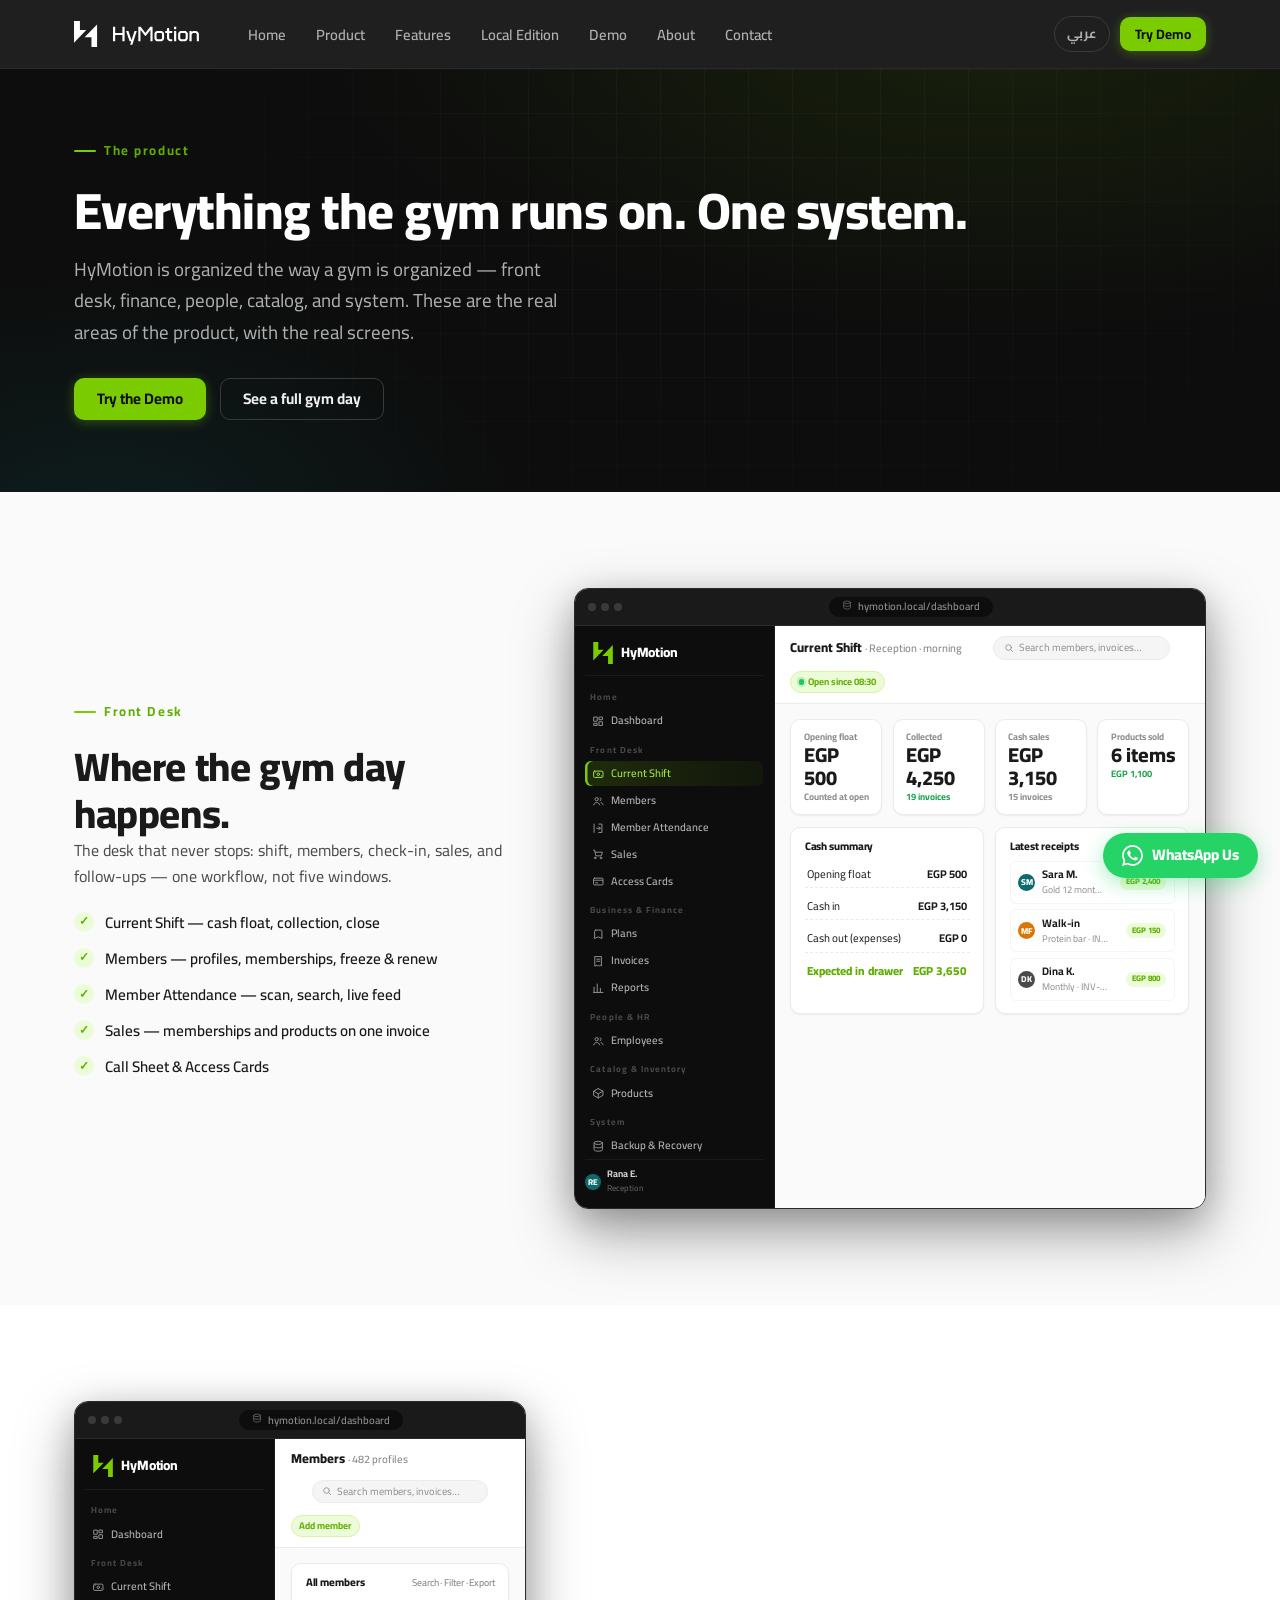
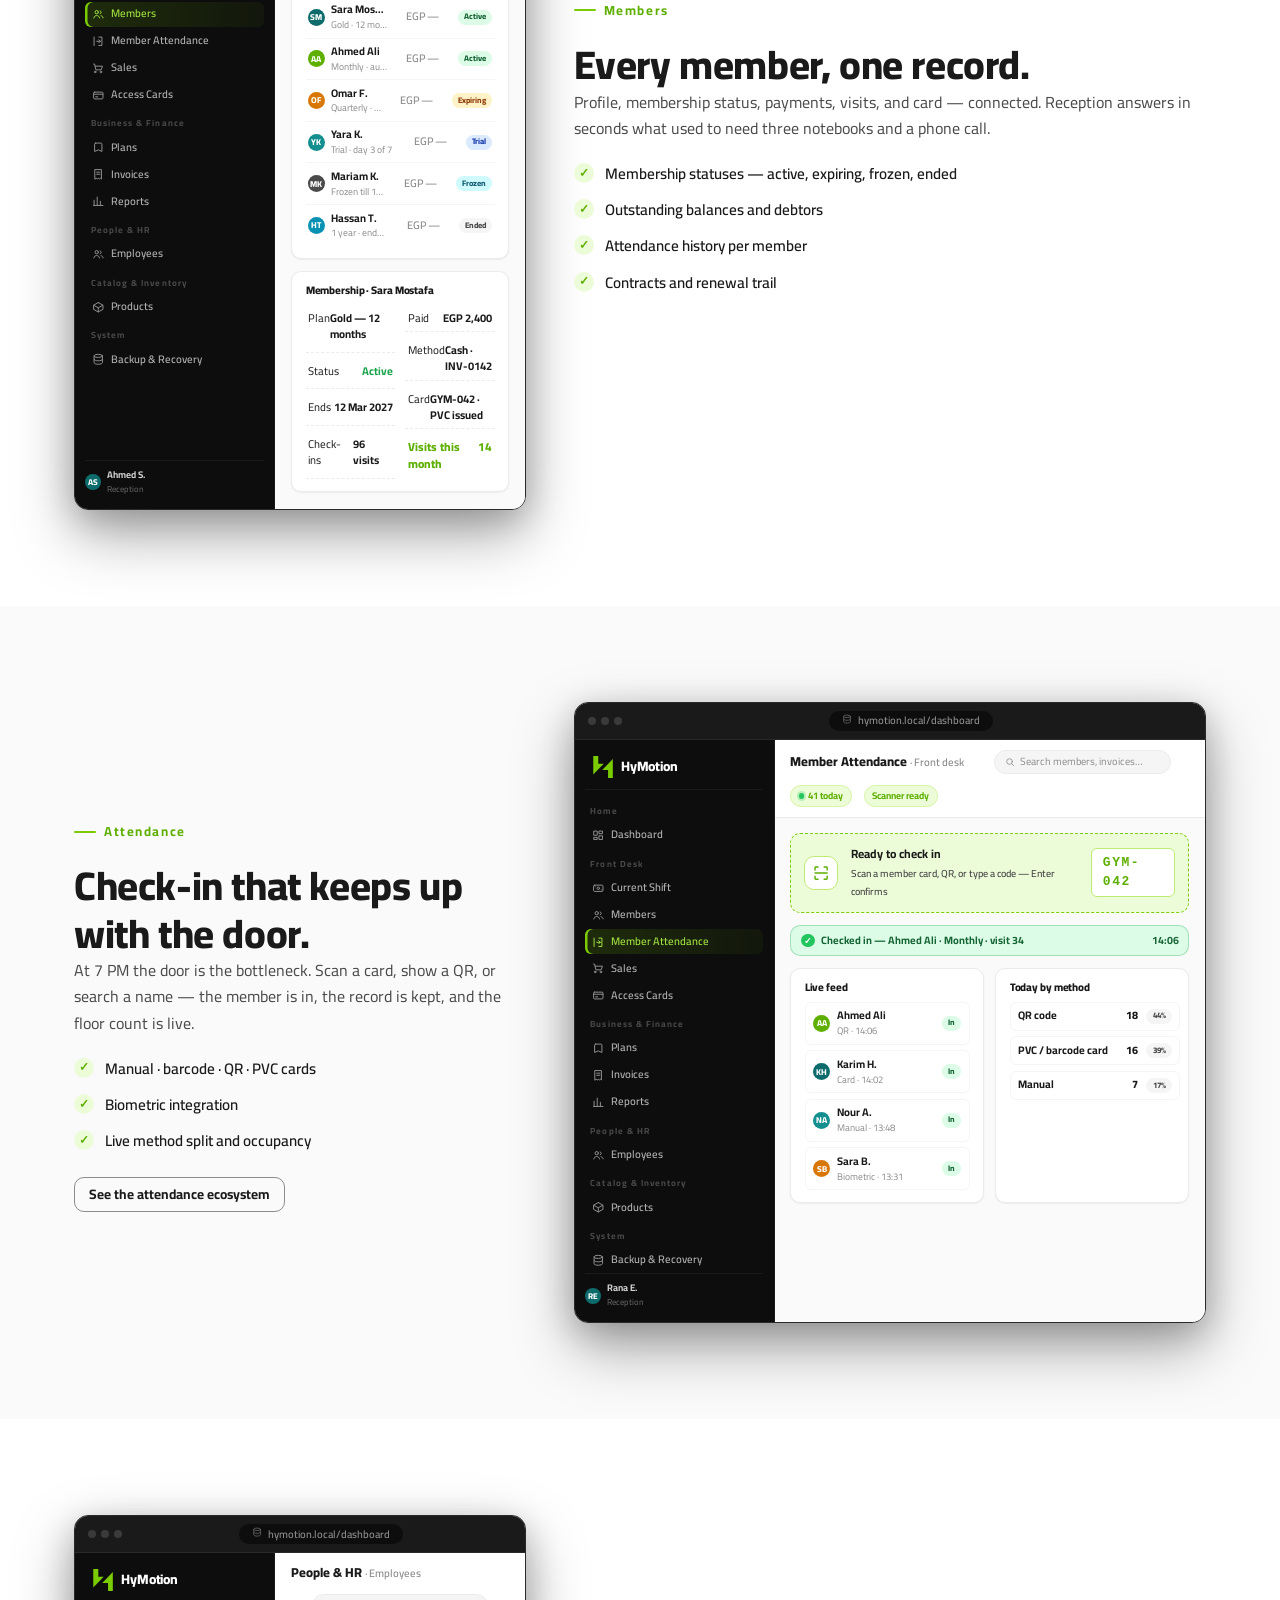
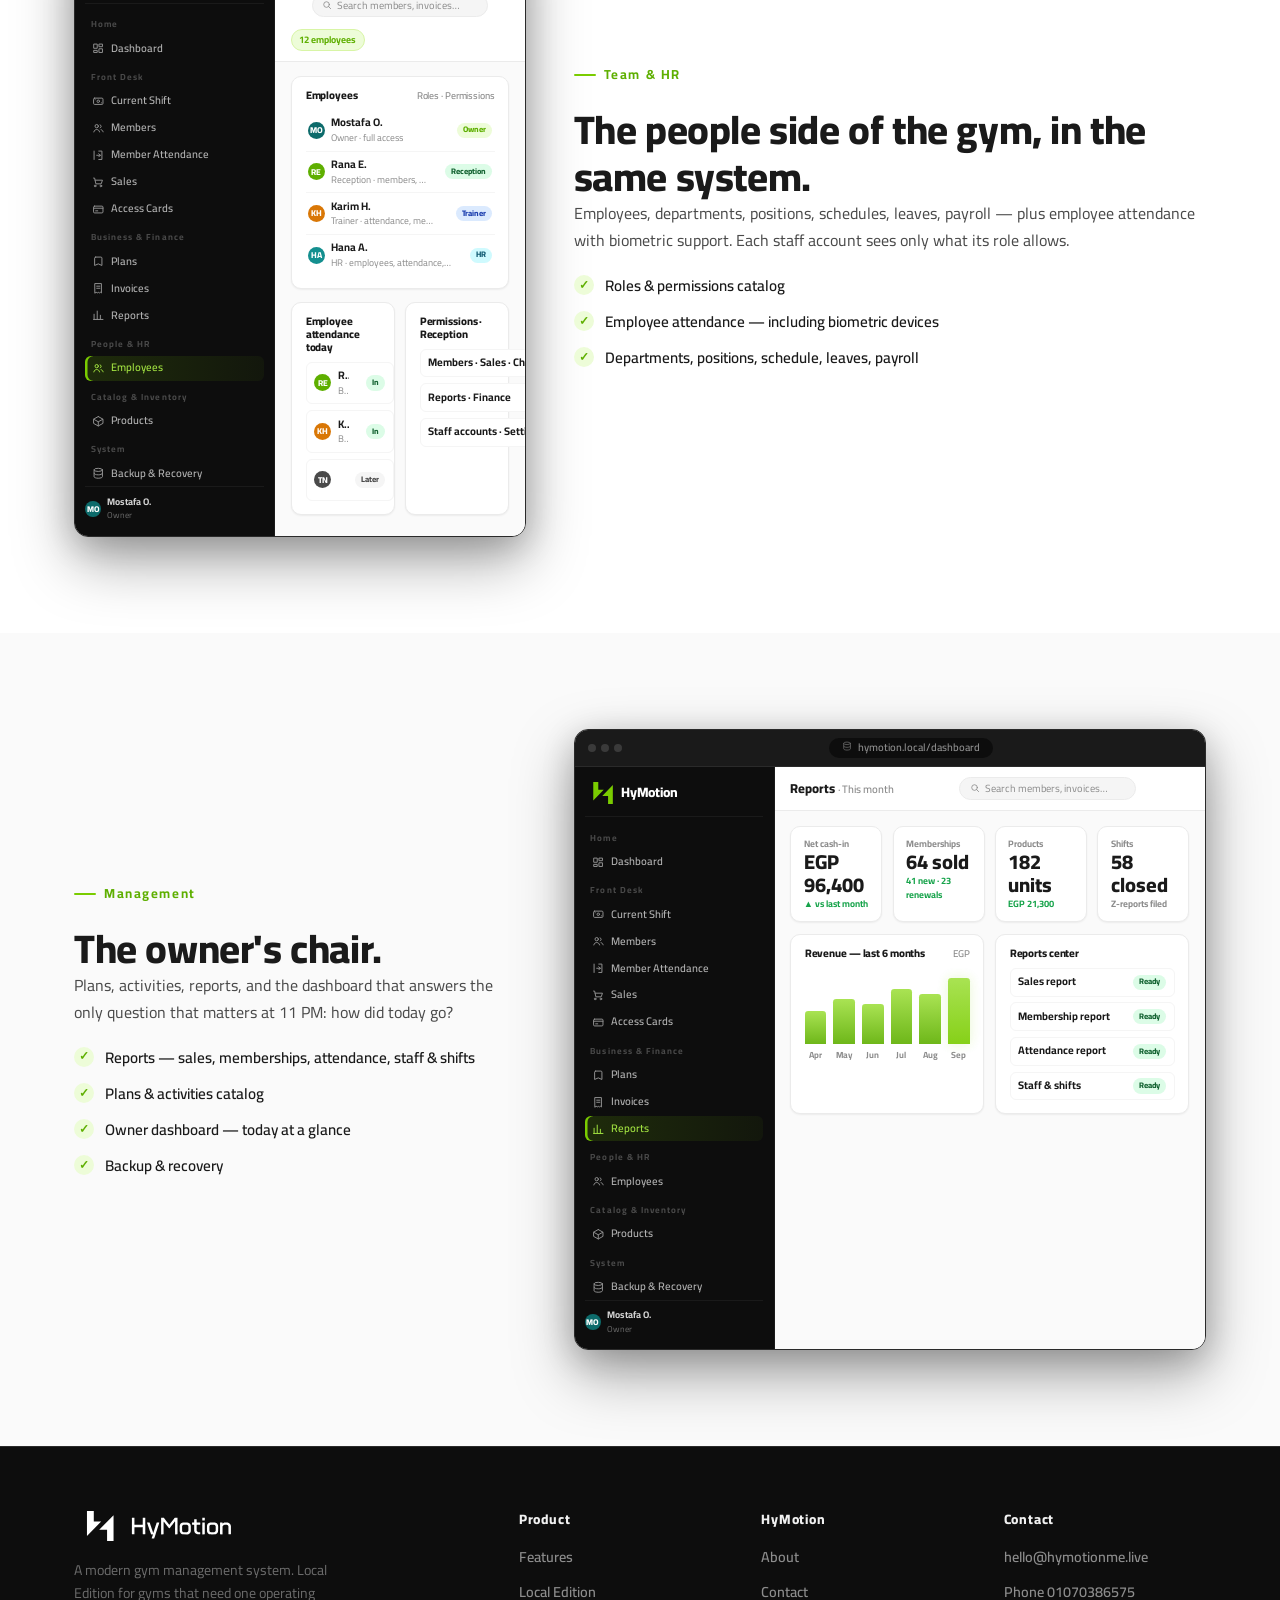
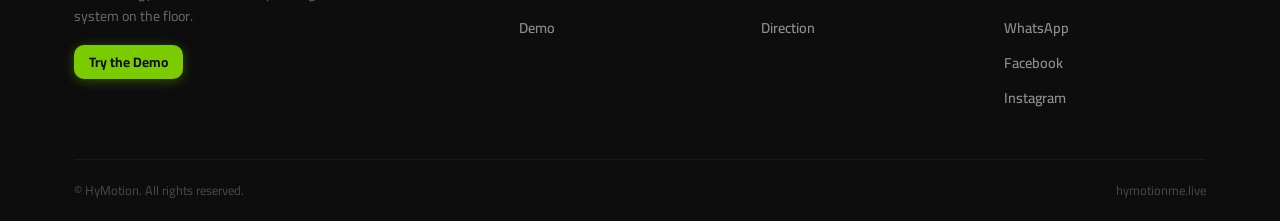
<file: product/index.html>
<!DOCTYPE html>
<html lang="en" dir="ltr">

<head>
  <meta charset="UTF-8">
  <meta name="viewport" content="width=device-width, initial-scale=1">
  <title data-en="Product | HyMotion" data-ar="المنتج | HyMotion">Product | HyMotion</title>
  <meta name="description"
    content="Explore HyMotion's product areas — members, front desk, attendance, team & HR, and management — one organized system for the everyday work of a gym.">
  <meta name="theme-color" content="#0D0D0D">
  <meta property="og:title" content="Product | HyMotion">
  <meta property="og:description"
    content="Explore HyMotion's product areas — members, front desk, attendance, team & HR, and management — one organized system for the everyday work of a gym.">
  <meta property="og:type" content="website">
  <meta property="og:url" content="https://hymotionme.live/product/">
  <meta property="og:site_name" content="HyMotion">
  <meta property="og:image" content="https://hymotionme.live/og-image.png">
  <meta property="og:image:width" content="1200">
  <meta property="og:image:height" content="630">
  <meta name="twitter:card" content="summary_large_image">
  <meta name="twitter:title" content="Product | HyMotion">
  <meta name="twitter:description"
    content="Explore HyMotion's product areas — members, front desk, attendance, team & HR, and management — one organized system for the everyday work of a gym.">
  <meta name="twitter:image" content="https://hymotionme.live/og-image.png">
  <link rel="icon" href="/favicon.svg" type="image/svg+xml">
  <link rel="icon" href="/favicon.ico" sizes="32x32">
  <link rel="canonical" href="https://hymotionme.live/product/">
  <link rel="preload" href="/fonts/cairo/SLXVc1nY6HkvangtZmpQdkhzfH5lkSscQyyS4J0.woff2" as="font" type="font/woff2"
    crossorigin>
  <link rel="preload" href="/fonts/cairo/SLXVc1nY6HkvangtZmpQdkhzfH5lkSscRiyS.woff2" as="font" type="font/woff2"
    crossorigin>
  <link rel="stylesheet" href="/fonts/cairo.css">
  <link rel="stylesheet" href="/css/site.css">
  <script type="application/ld+json">
  {
    "@context": "https://schema.org",
    "@type": "SoftwareApplication",
    "name": "HyMotion",
    "applicationCategory": "BusinessApplication",
    "operatingSystem": "Windows",
    "url": "https://hymotionme.live/product/",
    "description": "HyMotion is a gym management system covering members, front desk, attendance, team & HR, and management — one organized system for the everyday work of a gym.",
    "publisher": { "@id": "https://hymotionme.live/#organization" }
  }
  </script>
</head>

<body>

  <header class="Navbar">
    <div class="Navbar-inner">
      <a class="Brand" href="/">
        <img src="/brand/logo-lockup-white.svg" alt="HyMotion — gym management system" width="168" height="30">
      </a>
      <ul class="Navbar-links">
        <li><a href="/" data-en="Home" data-ar="الرئيسية">Home</a></li>
        <li><a href="/product/" data-en="Product" data-ar="المنتج">Product</a></li>
        <li><a href="/features/" data-en="Features" data-ar="الميزات">Features</a></li>
        <li><a href="/local/" data-en="Local Edition" data-ar="النسخة المحلية">Local Edition</a></li>
        <li><a href="/demo/" data-en="Demo" data-ar="تجربة">Demo</a></li>
        <li><a href="/about/" data-en="About" data-ar="عنّا">About</a></li>
        <li><a href="/contact/" data-en="Contact" data-ar="تواصل">Contact</a></li>
      </ul>
      <div class="Navbar-actions">
        <button class="lang-toggle" type="button" data-lang-chip aria-label="Switch language">عربي</button>
        <a class="btn btn-primary btn-sm" href="/demo/" data-en="Try Demo" data-ar="جرّب التجربة">Try Demo</a>
        <button class="menu-btn" id="menuBtn" type="button" aria-expanded="false" data-en-aria="Open menu"
          data-ar-aria="فتح القائمة" aria-label="Open menu">☰</button>
      </div>
    </div>
  </header>
  <nav class="NavDrawer" id="navDrawer" aria-label="Mobile">
    <a href="/" data-en="Home" data-ar="الرئيسية">Home</a>
    <a href="/product/" data-en="Product" data-ar="المنتج">Product</a>
    <a href="/features/" data-en="Features" data-ar="الميزات">Features</a>
    <a href="/local/" data-en="Local Edition" data-ar="النسخة المحلية">Local Edition</a>
    <a href="/demo/" data-en="Demo" data-ar="تجربة">Demo</a>
    <a href="/about/" data-en="About" data-ar="عنّا">About</a>
    <a href="/contact/" data-en="Contact" data-ar="تواصل">Contact</a>
    <a class="btn btn-primary" href="/demo/" data-en="Try Demo" data-ar="جرّب التجربة">Try Demo</a>
  </nav>

  <main>
    <!-- hero -->
    <section class="hero" style="padding:64px 0 72px">
      <div class="wrap">
        <p class="eyebrow" data-en="The product" data-ar="المنتج">The product</p>
        <h1 style="font-size:clamp(2rem,4.4vw,3.2rem)" data-en="Everything the gym runs on. One system."
          data-ar="كل اللي الصالة بتشتغل عليه. نظام واحد.">Everything the gym runs on. One system.</h1>
        <p class="lede"
          data-en="HyMotion is organized the way a gym is organized — front desk, finance, people, catalog, and system. These are the real areas of the product, with the real screens."
          data-ar="HyMotion منظم بنفس طريقة تنظيم الصالة — مكتب أمامي ومالية وأفراد وكتالوج ونظام. دي مجالات المنتج الحقيقية، وبالشاشات الحقيقية.">
          HyMotion is organized the way a gym is organized — front desk, finance, people, catalog, and system. These are
          the real areas of the product, with the real screens.</p>
        <div class="Hero-ctas">
          <a class="btn btn-primary" href="/demo/" data-en="Try the Demo" data-ar="جرّب التجربة">Try the Demo</a>
          <a class="btn btn-ghost" href="/#experience" data-en="See a full gym day" data-ar="شوف يوم كامل في الصالة">See
            a full gym day</a>
        </div>
      </div>
    </section>

    <!-- front desk -->
    <section class="section" id="frontdesk">
      <div class="wrap">
        <div class="feature-duo">
          <div class="feature-copy reveal">
            <p class="eyebrow" data-en="Front Desk" data-ar="المكتب الأمامي">Front Desk</p>
            <h2 data-en="Where the gym day happens." data-ar="حيث يجري يوم الصالة.">Where the gym day happens.</h2>
            <p data-en="The desk that never stops: shift, members, check-in, sales, and follow-ups — one workflow, not five windows."
              data-ar="المكتب اللي مبيوقفش: وردية وأعضاء وحضور ومبيعات ومتابعات — سير عمل واحد، مش خمس نوافذ.">The desk
              that never stops: shift, members, check-in, sales, and follow-ups — one workflow, not five windows.</p>
            <ul class="feature-list">
              <li><span class="tick">✓</span><span data-en="Current Shift — cash float, collection, close"
                  data-ar="الوردية الحالية — عهدة وتحصيل وإقفال">Current Shift — cash float, collection, close</span>
              </li>
              <li><span class="tick">✓</span><span data-en="Members — profiles, memberships, freeze &amp; renew"
                  data-ar="الأعضاء — ملفات وعضويات وتجميد وتجديد">Members — profiles, memberships, freeze &amp;
                  renew</span></li>
              <li><span class="tick">✓</span><span data-en="Member Attendance — scan, search, live feed"
                  data-ar="حضور الأعضاء — مسح وبحث وبث مباشر">Member Attendance — scan, search, live feed</span></li>
              <li><span class="tick">✓</span><span data-en="Sales — memberships and products on one invoice"
                  data-ar="المبيعات — اشتراكات ومنتجات على فاتورة واحدة">Sales — memberships and products on one
                  invoice</span></li>
              <li><span class="tick">✓</span><span data-en="Call Sheet &amp; Access Cards"
                  data-ar="ورقة المتابعة وكروت الدخول">Call Sheet &amp; Access Cards</span></li>
            </ul>
          </div>
          <div class="reveal reveal-d1" data-frame="shift"></div>
        </div>
      </div>
    </section>

    <!-- members -->
    <section class="section section-soft" id="members">
      <div class="wrap">
        <div class="feature-duo">
          <div class="reveal" data-frame="members"></div>
          <div class="feature-copy reveal reveal-d1">
            <p class="eyebrow" data-en="Members" data-ar="الأعضاء">Members</p>
            <h2 data-en="Every member, one record." data-ar="كل عضو، سجل واحد.">Every member, one record.</h2>
            <p data-en="Profile, membership status, payments, visits, and card — connected. Reception answers in seconds what used to need three notebooks and a phone call."
              data-ar="الملف وحالة الاشتراك والمدفوعات والزيارات والكارت — كلهم متصلين. الاستقبال يجاوب في ثواني على اللي كان محتاج تلات دفاتر ومكالمة.">
              Profile, membership status, payments, visits, and card — connected. Reception answers in seconds what used
              to need three notebooks and a phone call.</p>
            <ul class="feature-list">
              <li><span class="tick">✓</span><span data-en="Membership statuses — active, expiring, frozen, ended"
                  data-ar="حالات الاشتراك — نشط، قارب الانتهاء، مجمّد، منتهي">Membership statuses — active, expiring,
                  frozen, ended</span></li>
              <li><span class="tick">✓</span><span data-en="Outstanding balances and debtors"
                  data-ar="الأرصدة المستحقة والمدينون">Outstanding balances and debtors</span></li>
              <li><span class="tick">✓</span><span data-en="Attendance history per member"
                  data-ar="سجل الحضور لكل عضو">Attendance history per member</span></li>
              <li><span class="tick">✓</span><span data-en="Contracts and renewal trail"
                  data-ar="العقود وسجل التجديدات">Contracts and renewal trail</span></li>
            </ul>
          </div>
        </div>
      </div>
    </section>

    <!-- attendance -->
    <section class="section" id="checkin">
      <div class="wrap">
        <div class="feature-duo">
          <div class="feature-copy reveal">
            <p class="eyebrow" data-en="Attendance" data-ar="الحضور">Attendance</p>
            <h2 data-en="Check-in that keeps up with the door." data-ar="حضور يقدر يلاحق الباب.">Check-in that keeps up
              with the door.</h2>
            <p data-en="At 7 PM the door is the bottleneck. Scan a card, show a QR, or search a name — the member is in, the record is kept, and the floor count is live."
              data-ar="الساعة ٧ المساء الباب هو الاختناق. امسح كارت أو اعرض QR أو ابحث بالاسم — العضو دخل، والسجل اتحفظ، وعدد الأرضية مباشر.">
              At 7 PM the door is the bottleneck. Scan a card, show a QR, or search a name — the member is in, the
              record is kept, and the floor count is live.</p>
            <ul class="feature-list">
              <li><span class="tick">✓</span><span data-en="Manual · barcode · QR · PVC cards"
                  data-ar="يدوي · باركود · QR · كروت PVC">Manual · barcode · QR · PVC cards</span></li>
              <li><span class="tick">✓</span><span data-en="Biometric integration" data-ar="ربط بيومتري">Biometric
                  integration</span></li>
              <li><span class="tick">✓</span><span data-en="Live method split and occupancy"
                  data-ar="توزيع الطرق والإشغال مباشرةً">Live method split and occupancy</span></li>
            </ul>
            <a class="btn btn-ghost btn-sm" href="#checkin" data-en="See the attendance ecosystem"
              data-ar="شوف منظومة الحضور">See the attendance ecosystem</a>
          </div>
          <div class="reveal reveal-d1" data-frame="attendance"></div>
        </div>
      </div>
    </section>

    <!-- team & HR -->
    <section class="section section-soft" id="team">
      <div class="wrap">
        <div class="feature-duo">
          <div class="reveal" data-frame="hr"></div>
          <div class="feature-copy reveal reveal-d1">
            <p class="eyebrow" data-en="Team &amp; HR" data-ar="الفريق والموارد البشرية">Team &amp; HR</p>
            <h2 data-en="The people side of the gym, in the same system."
              data-ar="جانب الفريق في الصالة، داخل نفس النظام.">The people side of the gym, in the same system.</h2>
            <p data-en="Employees, departments, positions, schedules, leaves, payroll — plus employee attendance with biometric support. Each staff account sees only what its role allows."
              data-ar="موظفون وأقسام ووظائف وجداول وإجازات ورواتب — مع حضور الموظفين ودعم البصمة. كل حساب يرى ما يسمح به دوره فقط.">
              Employees, departments, positions, schedules, leaves, payroll — plus employee attendance with biometric
              support. Each staff account sees only what its role allows.</p>
            <ul class="feature-list">
              <li><span class="tick">✓</span><span data-en="Roles &amp; permissions catalog"
                  data-ar="كتالوج الأدوار والصلاحيات">Roles &amp; permissions catalog</span></li>
              <li><span class="tick">✓</span><span data-en="Employee attendance — including biometric devices"
                  data-ar="حضور الموظفين — بما فيه أجهزة البصمة">Employee attendance — including biometric
                  devices</span></li>
              <li><span class="tick">✓</span><span data-en="Departments, positions, schedule, leaves, payroll"
                  data-ar="أقسام ووظائف وجدولة وإجازات ورواتب">Departments, positions, schedule, leaves, payroll</span>
              </li>
            </ul>
          </div>
        </div>
      </div>
    </section>

    <!-- management -->
    <section class="section" id="management">
      <div class="wrap">
        <div class="feature-duo">
          <div class="feature-copy reveal">
            <p class="eyebrow" data-en="Management" data-ar="الإدارة">Management</p>
            <h2 data-en="The owner's chair." data-ar="كرسي المالك.">The owner's chair.</h2>
            <p data-en="Plans, activities, reports, and the dashboard that answers the only question that matters at 11 PM: how did today go?"
              data-ar="الباقات والأنشطة والتقارير، واللوحة اللي بتجاوب على السؤال الوحيد المهم الساعة ١١ بالليل: اليوم عدى إزاي؟">
              Plans, activities, reports, and the dashboard that answers the only question that matters at 11 PM: how
              did today go?</p>
            <ul class="feature-list">
              <li><span class="tick">✓</span><span
                  data-en="Reports — sales, memberships, attendance, staff &amp; shifts"
                  data-ar="تقارير — مبيعات وعضويات وحضور وفريق وورديات">Reports — sales, memberships, attendance, staff
                  &amp; shifts</span></li>
              <li><span class="tick">✓</span><span data-en="Plans &amp; activities catalog"
                  data-ar="كتالوج الباقات والأنشطة">Plans &amp; activities catalog</span></li>
              <li><span class="tick">✓</span><span data-en="Owner dashboard — today at a glance"
                  data-ar="لوحة المالك — اليوم بنظرة">Owner dashboard — today at a glance</span></li>
              <li><span class="tick">✓</span><span data-en="Backup &amp; recovery" data-ar="النسخ والاستعادة">Backup
                  &amp; recovery</span></li>
            </ul>
          </div>
          <div class="reveal reveal-d1" data-frame="reports"></div>
        </div>
      </div>
    </section>

  </main>

  <footer class="footer">
    <div class="wrap">
      <div class="footer-top">
        <div class="footer-brand">
          <a href="/"><img src="/brand/logo-lockup-white.svg" alt="HyMotion" width="170" height="30"></a>
          <p data-en="A modern gym management system. Local Edition for gyms that need one operating system on the floor."
            data-ar="نظام إدارة صالات حديث. نسخة محلية للصالات اللي محتاجة نظام تشغيل واحد على الأرض.">A modern gym
            management system. Local Edition for gyms that need one operating system on the floor.</p>
          <p style="margin-top:16px"><a class="btn btn-primary btn-sm" href="/demo/" data-en="Try the Demo"
              data-ar="جرّب التجربة">Try the Demo</a></p>
        </div>
        <div>
          <h4 data-en="Product" data-ar="المنتج">Product</h4>
          <ul>
            <li><a href="/features/" data-en="Features" data-ar="الميزات">Features</a></li>
            <li><a href="/local/" data-en="Local Edition" data-ar="النسخة المحلية">Local Edition</a></li>
            <li><a href="/demo/" data-en="Demo" data-ar="تجربة">Demo</a></li>
          </ul>
        </div>
        <div>
          <h4>HyMotion</h4>
          <ul>
            <li><a href="/about/" data-en="About" data-ar="عنّا">About</a></li>
            <li><a href="/contact/" data-en="Contact" data-ar="تواصل">Contact</a></li>
            <li><a href="/about/#next" data-en="Direction" data-ar="الاتجاه">Direction</a></li>
          </ul>
        </div>
        <div>
          <h4 data-en="Contact" data-ar="تواصل">Contact</h4>
          <ul>
            <li><a href="mailto:hello@hymotionme.live">hello@hymotionme.live</a></li>
            <li><a href="tel:+201070386575" data-en="Phone 01070386575" data-ar="هاتف 01070386575"><span
                  dir="ltr">01070386575</span></a></li>
            <li><a href="https://wa.me/201070386575" target="_blank" rel="noopener" data-en="WhatsApp"
                data-ar="واتساب">WhatsApp</a></li>
            <li><a href="https://web.facebook.com/profile.php?id=61593888670946" target="_blank" rel="noopener"
                data-en="Facebook" data-ar="فيسبوك">Facebook</a></li>
            <li><a href="https://www.instagram.com/hymotion_1/" target="_blank" rel="noopener">Instagram</a></li>
          </ul>
        </div>
      </div>
      <div class="footer-bottom">
        <span>© <span data-en="HyMotion. All rights reserved." data-ar="HyMotion. جميع الحقوق محفوظة.">HyMotion. All
            rights reserved.</span></span>
        <span>hymotionme.live</span>
      </div>
    </div>
  </footer>

  <a class="WhatsAppFloat" href="https://wa.me/201070386575" target="_blank" rel="noopener"
    data-en-aria="Chat with HyMotion on WhatsApp" data-ar-aria="تواصل مع HyMotion على واتساب"
    aria-label="Chat with HyMotion on WhatsApp">
    <svg viewBox="0 0 24 24" fill="currentColor" aria-hidden="true">
      <path
        d="M17.472 14.382c-.297-.149-1.758-.867-2.03-.967-.273-.099-.471-.148-.67.15-.197.297-.767.966-.94 1.164-.173.199-.347.223-.644.075-.297-.15-1.255-.463-2.39-1.475-.883-.788-1.48-1.761-1.653-2.059-.173-.297-.018-.458.13-.606.134-.133.298-.347.446-.52.149-.174.198-.298.298-.497.099-.198.05-.371-.025-.52-.075-.149-.669-1.612-.916-2.207-.242-.579-.487-.5-.669-.51-.173-.008-.371-.01-.57-.01-.198 0-.52.074-.792.372-.272.297-1.04 1.016-1.04 2.479 0 1.462 1.065 2.875 1.213 3.074.149.198 2.096 3.2 5.077 4.487.709.306 1.262.489 1.694.625.712.227 1.36.195 1.871.118.571-.085 1.758-.719 2.006-1.413.248-.694.248-1.289.173-1.413-.074-.124-.272-.198-.57-.347m-5.421 7.403h-.004a9.87 9.87 0 0 1-5.031-1.378l-.361-.214-3.741.982.998-3.648-.235-.374a9.86 9.86 0 0 1-1.51-5.26c.001-5.45 4.436-9.884 9.888-9.884 2.64 0 5.122 1.03 6.988 2.898a9.825 9.825 0 0 1 2.893 6.994c-.003 5.45-4.437 9.884-9.885 9.884m8.413-18.297A11.815 11.815 0 0 0 12.05 0C5.495 0 .16 5.335.157 11.892c0 2.096.547 4.142 1.588 5.945L.057 24l6.305-1.654a11.882 11.882 0 0 0 5.683 1.448h.005c6.554 0 11.89-5.335 11.893-11.893a11.821 11.821 0 0 0-3.48-8.413Z" />
    </svg>
    <span data-en="WhatsApp Us" data-ar="كلّمنا واتساب">WhatsApp Us</span>
  </a>
  <script src="/js/frames.js"></script>
  <script src="/js/site.js"></script>
</body>

</html>
</file>
<file: fonts/cairo.css>
/* arabic (variable) */
@font-face {
  font-family: 'Cairo';
  font-style: normal;
  font-weight: 200 1000;
  font-display: swap;
  src: url(cairo/SLXVc1nY6HkvangtZmpQdkhzfH5lkSscQyyS4J0.woff2) format('woff2');
  unicode-range: U+0600-06FF, U+0750-077F, U+0870-088E, U+0890-0891, U+0897-08E1, U+08E3-08FF, U+200C-200E, U+2010-2011, U+204F, U+2E41, U+FB50-FDFF, U+FE70-FE74, U+FE76-FEFC, U+102E0-102FB, U+10E60-10E7E, U+10EC2-10EC4, U+10EFC-10EFF, U+1EE00-1EE03, U+1EE05-1EE1F, U+1EE21-1EE22, U+1EE24, U+1EE27, U+1EE29-1EE32, U+1EE34-1EE37, U+1EE39, U+1EE3B, U+1EE42, U+1EE47, U+1EE49, U+1EE4B, U+1EE4D-1EE4F, U+1EE51-1EE52, U+1EE54, U+1EE57, U+1EE59, U+1EE5B, U+1EE5D, U+1EE5F, U+1EE61-1EE62, U+1EE64, U+1EE67-1EE6A, U+1EE6C-1EE72, U+1EE74-1EE77, U+1EE79-1EE7C, U+1EE7E, U+1EE80-1EE89, U+1EE8B-1EE9B, U+1EEA1-1EEA3, U+1EEA5-1EEA9, U+1EEAB-1EEBB, U+1EEF0-1EEF1;
}
/* latin-ext (variable) */
@font-face {
  font-family: 'Cairo';
  font-style: normal;
  font-weight: 200 1000;
  font-display: swap;
  src: url(cairo/SLXVc1nY6HkvangtZmpQdkhzfH5lkSscSCyS4J0.woff2) format('woff2');
  unicode-range: U+0100-02BA, U+02BD-02C5, U+02C7-02CC, U+02CE-02D7, U+02DD-02FF, U+0304, U+0308, U+0329, U+1D00-1DBF, U+1E00-1E9F, U+1EF2-1EFF, U+2020, U+20A0-20AB, U+20AD-20C0, U+2113, U+2C60-2C7F, U+A720-A7FF;
}
/* latin (variable) */
@font-face {
  font-family: 'Cairo';
  font-style: normal;
  font-weight: 200 1000;
  font-display: swap;
  src: url(cairo/SLXVc1nY6HkvangtZmpQdkhzfH5lkSscRiyS.woff2) format('woff2');
  unicode-range: U+0000-00FF, U+0131, U+0152-0153, U+02BB-02BC, U+02C6, U+02DA, U+02DC, U+0304, U+0308, U+0329, U+2000-206F, U+20AC, U+2122, U+2191, U+2193, U+2212, U+2215, U+FEFF, U+FFFD;
}
</file>
<file: css/site.css>
/* ============================================================
   HyMotion — Marketing Website Preview
   Design system: charcoal / lime / teal · Cairo · RTL-ready
   Tokens mirror design-tokens.json (product source of truth)
   ============================================================ */

/* ── Tokens ─────────────────────────────────────────────── */
:root {
  /* charcoal */
  --c900: #0D0D0D; --c800: #1A1A1A; --c700: #2A2A2A; --c600: #3A3A3A;
  --c500: #4A4A4A; --c400: #6B6B6B; --c300: #8C8C8C; --c200: #B0B0B0;
  --c100: #D4D4D4; --c50: #F0F0F0;
  /* lime */
  --l600: #5EAF00; --l500: #7ACC00; --l400: #A0E040; --l300: #BEEC73;
  --l200: #D8F5A6; --l100: #EDFCD8; --lglow: rgba(160, 224, 64, .25);
  /* teal */
  --t700: #0A4D4D; --t600: #0D6B6B; --t500: #148F8F; --t400: #3DB5B5;
  --t300: #70CECE; --t200: #A8E4E4; --t100: #D9F2F2;
  /* semantic (product pills) */
  --suc600: #16A34A; --suc500: #22C55E; --suc100: #DCFCE7; --suctxt: #166534;
  --wrn600: #D97706; --wrn500: #F59E0B; --wrn100: #FEF3C7; --wrntxt: #92400E;
  --dng600: #DC2626; --dng500: #EF4444; --dng100: #FEE2E2; --dngtxt: #991B1B;
  --inf600: #2563EB; --inf500: #3B82F6; --inf100: #DBEAFE; --inftxt: #1E40AF;
  --frz600: #0891B2; --frz500: #22D3EE; --frz100: #CFFAFE;  --frztxt: #155E75;
  /* surfaces */
  --bg: #FAFAFA; --s1: #FFFFFF; --s2: #F5F5F5; --s3: #EBEBEB;
  --ltp: #1A1A1A; --lts: #4A4A4A; --ltt: #8C8C8C; --lbd: #D4D4D4;
  /* type */
  --fd: 'Cairo', 'Segoe UI', sans-serif;
  /* radius */
  --rsm: 6px; --rmd: 10px; --rlg: 16px; --rxl: 24px; --rpl: 9999px;
  /* shadows */
  --sh1: 0 1px 2px rgba(0, 0, 0, .06);
  --sh2: 0 2px 8px rgba(0, 0, 0, .08);
  --sh3: 0 4px 16px rgba(0, 0, 0, .12);
  --sh4: 0 8px 32px rgba(0, 0, 0, .18);
  --shg: 0 0 24px var(--lglow);
  /* motion */
  --tf: 150ms ease; --tb: 250ms ease; --ts: 400ms ease;
  /* layout */
  --wrap: 1180px;
  --nav-h: 68px;
}

/* ── Reset / base ───────────────────────────────────────── */
*, *::before, *::after { box-sizing: border-box; margin: 0; padding: 0; }
html { scroll-behavior: smooth; scroll-padding-top: calc(var(--nav-h) + 16px); }
body {
  font-family: var(--fd);
  font-size: 16px;
  line-height: 1.65;
  background: var(--bg);
  color: var(--ltp);
  -webkit-font-smoothing: antialiased;
  text-rendering: optimizeLegibility;
  overflow-x: hidden;
}
/* Scroll-lock while the mobile nav drawer is open */
body.nav-open { overflow: hidden; }
img, svg { display: block; max-width: 100%; }
a { color: inherit; text-decoration: none; }
ul, ol { list-style: none; }
button { font: inherit; color: inherit; background: none; border: 0; cursor: pointer; }
:is(a, button, [tabindex]):focus-visible {
  outline: 2px solid var(--l500);
  outline-offset: 2px;
  border-radius: 4px;
}
::selection { background: var(--l300); color: var(--c900); }

/* ── Layout ─────────────────────────────────────────────── */
.wrap { max-width: var(--wrap); margin-inline: auto; padding-inline: 24px; }
.section { padding: 96px 0; }
.section-soft { background: var(--s1); }
.section-dark { background: var(--c900); color: var(--c50); }
.section-tint { background: var(--t100); }
.section-sm { padding: 64px 0; }
.grid { display: grid; gap: 24px; }
.grid-2 { grid-template-columns: repeat(2, 1fr); }
.grid-3 { grid-template-columns: repeat(3, 1fr); }
.grid-4 { grid-template-columns: repeat(4, 1fr); }
.center { text-align: center; }

/* ── Typography ─────────────────────────────────────────── */
h1, h2, h3, h4 { font-family: var(--fd); line-height: 1.18; font-weight: 800; letter-spacing: -.01em; }
h1 { font-size: clamp(2.4rem, 5.4vw, 4rem); }
h2 { font-size: clamp(1.7rem, 3.4vw, 2.5rem); }
h3 { font-size: clamp(1.2rem, 2.2vw, 1.45rem); }
.section-dark h2, .section-dark h3 { color: #fff; }
p { color: var(--lts); }
.section-dark p { color: var(--c200); }
.eyebrow {
  display: inline-flex; align-items: center; gap: 8px;
  font-size: .82rem; font-weight: 700; letter-spacing: .12em;
  color: var(--l600); margin-bottom: 14px;
}
.section-dark .eyebrow { color: var(--l400); }
.eyebrow::before {
  content: ""; inline-size: 22px; block-size: 2px;
  background: var(--l500); border-radius: 2px;
}
.lede { font-size: clamp(1.02rem, 1.6vw, 1.18rem); max-width: 62ch; margin-top: 14px; }
.center .lede { margin-inline: auto; }

/* ── Buttons ────────────────────────────────────────────── */
.btn {
  display: inline-flex; align-items: center; justify-content: center; gap: 8px;
  padding: 11px 22px; border-radius: var(--rmd);
  font-weight: 700; font-size: .95rem; line-height: 1.2;
  border: 1.5px solid transparent;
  transition: transform var(--tf), box-shadow var(--tf), background var(--tf), border-color var(--tf), color var(--tf);
  white-space: nowrap;
}
.btn:active { transform: translateY(1px); }
.btn-primary {
  background: var(--l500); color: var(--c900);
  box-shadow: 0 2px 12px rgba(122, 204, 0, .35);
}
.btn-primary:hover { background: var(--l400); box-shadow: 0 4px 18px rgba(122, 204, 0, .45); }
.btn-ghost { border-color: var(--c300); color: var(--ltp); background: transparent; }
.btn-ghost:hover { border-color: var(--c900); background: var(--s1); }
.section-dark .btn-ghost, .hero .btn-ghost, .footer .btn-ghost { border-color: var(--c600); color: var(--c50); }
.section-dark .btn-ghost:hover, .hero .btn-ghost:hover { border-color: var(--l400); color: var(--l400); }
.btn-teal { background: var(--t500); color: #fff; }
.btn-teal:hover { background: var(--t600); }
.btn-lg { padding: 14px 28px; font-size: 1.02rem; border-radius: 12px; }
.btn-sm { padding: 8px 14px; font-size: .85rem; }

/* ── Preview banner ─────────────────────────────────────── */
.PreviewBanner {
  display: flex; align-items: center; justify-content: center; gap: 10px;
  padding: 7px 16px; font-size: .78rem;
  background: var(--c800); color: var(--c300);
  border-bottom: 1px solid var(--c700);
}
.PreviewBanner .chip {
  background: var(--l500); color: var(--c900);
  font-weight: 700; font-size: .68rem; letter-spacing: .06em;
  padding: 2px 8px; border-radius: var(--rpl);
}

/* ── Navbar ─────────────────────────────────────────────── */
.Navbar {
  position: sticky; top: 0; z-index: 200;
  background: rgba(13, 13, 13, .92);
  backdrop-filter: blur(12px);
  -webkit-backdrop-filter: blur(12px);
  border-bottom: 1px solid var(--c700);
}
.Navbar-inner {
  max-width: var(--wrap); margin-inline: auto; padding: 0 24px;
  height: var(--nav-h);
  display: flex; align-items: center; gap: 28px;
}
.Brand { display: inline-flex; align-items: center; flex-shrink: 0; }
.Brand img { height: 26px; width: auto; }
.Navbar-links { display: flex; align-items: center; gap: 4px; margin-inline-start: 8px; }
.Navbar-links a {
  padding: 8px 13px; border-radius: var(--rmd);
  font-size: .92rem; font-weight: 600; color: var(--c200);
  transition: color var(--tf), background var(--tf);
}
.Navbar-links a:hover { color: #fff; background: var(--c800); }
.Navbar-links a[aria-current="page"] { color: var(--l400); }
.Navbar-actions { margin-inline-start: auto; display: flex; align-items: center; gap: 10px; }
.lang-toggle {
  padding: 6px 12px; border-radius: var(--rpl);
  border: 1px solid var(--c600); color: var(--c200);
  font-weight: 700; font-size: .8rem; letter-spacing: .04em;
  transition: border-color var(--tf), color var(--tf);
}
.lang-toggle:hover { border-color: var(--l500); color: var(--l400); }
.menu-btn {
  display: none; width: 42px; height: 42px; border-radius: var(--rmd);
  border: 1px solid var(--c600); color: var(--c50);
  font-size: 1.15rem; align-items: center; justify-content: center;
}
.NavDrawer {
  display: none; position: fixed; inset: var(--nav-h) 0 auto 0; z-index: 190;
  background: var(--c900); border-bottom: 1px solid var(--c700);
  padding: 12px 24px 22px;
  flex-direction: column; gap: 2px;
}
.NavDrawer.is-open { display: flex; }
.NavDrawer a {
  padding: 12px 10px; border-radius: var(--rmd);
  color: var(--c200); font-weight: 600; border-bottom: 1px solid var(--c800);
}
.NavDrawer a:hover { color: var(--l400); }
.NavDrawer a[aria-current="page"] { color: var(--l400); }
.NavDrawer .btn { margin-top: 14px; justify-content: center; border-bottom: 0; }

/* ── Hero ───────────────────────────────────────────────── */
.hero {
  position: relative; overflow: clip;
  background:
    radial-gradient(1100px 500px at 78% -10%, rgba(122, 204, 0, .10), transparent 62%),
    radial-gradient(700px 420px at 8% 108%, rgba(20, 143, 143, .12), transparent 60%),
    var(--c900);
  color: var(--c50);
  padding: 88px 0 104px;
}
.hero::after {  /* fine grid texture */
  content: ""; position: absolute; inset: 0; pointer-events: none;
  background-image:
    linear-gradient(rgba(255, 255, 255, .028) 1px, transparent 1px),
    linear-gradient(90deg, rgba(255, 255, 255, .028) 1px, transparent 1px);
  background-size: 44px 44px;
  mask-image: radial-gradient(900px 560px at 60% 30%, #000 30%, transparent 75%);
  -webkit-mask-image: radial-gradient(900px 560px at 60% 30%, #000 30%, transparent 75%);
}
.hero .wrap { position: relative; z-index: 1; }
.Hero-grid {
  display: grid; grid-template-columns: minmax(0, 5fr) minmax(0, 7fr);
  gap: 56px; align-items: center;
}
.hero h1 { color: #fff; margin-bottom: 6px; }
.hero h1 .accent { color: var(--l400); }
.hero .eyebrow { margin-bottom: 18px; }
.hero .lede { color: var(--c200); max-width: 46ch; }
.Hero-ctas { display: flex; flex-wrap: wrap; gap: 14px; margin-top: 30px; }
.Hero-note {
  margin-top: 22px; font-size: .85rem; color: var(--c400);
  display: flex; align-items: center; gap: 8px;
}
.Hero-note .dot { inline-size: 7px; block-size: 7px; border-radius: 50%; background: var(--l500); box-shadow: 0 0 8px var(--lglow); }
.Hero-visual { position: relative; }
.ProductShowcase {
  position: relative;
  border-radius: var(--rxl);
  transform: rotate(-.4deg);
  transition: transform var(--ts);
}
.ProductShowcase:hover { transform: rotate(0deg) translateY(-3px); }
.ProductShowcase::before {
  content: ""; position: absolute; inset: -8% -6%;
  background: radial-gradient(60% 55% at 50% 35%, var(--lglow), transparent 70%);
  z-index: -1; filter: blur(10px);
}
.hero-chip {
  position: absolute; z-index: 3;
  display: flex; align-items: center; gap: 9px;
  background: var(--c800); color: var(--c50);
  border: 1px solid var(--c600); border-radius: var(--rmd);
  padding: 9px 14px; font-size: .8rem; font-weight: 600;
  box-shadow: var(--sh4);
  animation: float 7s ease-in-out infinite;
}
.hero-chip .num { color: var(--l400); font-weight: 800; font-size: .95rem; }
.hero-chip-a { top: -16px; inset-inline-end: 8%; animation-delay: 0s; }
.hero-chip-b { bottom: -16px; inset-inline-start: 4%; animation-delay: 2.4s; }
.hero-chip .live-dot {
  inline-size: 8px; block-size: 8px; border-radius: 50%;
  background: var(--suc500); box-shadow: 0 0 0 3px rgba(34, 197, 94, .22);
}
@keyframes float { 0%, 100% { transform: translateY(0); } 50% { transform: translateY(-7px); } }

/* scope strip under hero */
.scope-strip {
  border-block: 1px solid var(--c700);
  background: var(--c800);
}
.scope-strip .wrap {
  display: flex; flex-wrap: wrap; justify-content: center; gap: 8px 28px;
  padding-block: 16px;
}
.scope-strip span {
  color: var(--c300); font-size: .82rem; font-weight: 600;
  display: inline-flex; align-items: center; gap: 7px;
}
.scope-strip span::before { content: ""; inline-size: 5px; block-size: 5px; border-radius: 50%; background: var(--l500); }

/* ── Section header ─────────────────────────────────────── */
.SectionHeader { max-width: 760px; margin-bottom: 52px; }
.SectionHeader.center { margin-inline: auto; text-align: center; }
.SectionHeader.center .eyebrow::before { display: none; }
.SectionHeader.center .eyebrow {
  border: 1px solid var(--l200); background: var(--l100);
  color: var(--l600); padding: 4px 14px; border-radius: var(--rpl);
}
.section-dark .SectionHeader.center .eyebrow {
  border-color: var(--c600); background: var(--c800); color: var(--l400);
}

/* ── Problem section ────────────────────────────────────── */
.problem-stage { display: grid; gap: 34px; justify-items: center; }
.problem-chain {
  display: flex; flex-wrap: wrap; justify-content: center; gap: 12px;
  max-width: 900px;
}
.frag {
  background: var(--s1); border: 1px dashed var(--c300); border-radius: var(--rmd);
  padding: 12px 20px; font-weight: 700; color: var(--c500);
  box-shadow: var(--sh1); position: relative;
}
.frag:nth-child(4n+1) { transform: rotate(-1.6deg); }
.frag:nth-child(4n+3) { transform: rotate(1.4deg); }
.frag-plus { align-self: center; color: var(--c300); font-weight: 800; font-size: 1.1rem; }
.problem-arrow {
  display: flex; align-items: center; gap: 14px; color: var(--c400);
  font-weight: 700; font-size: .85rem; letter-spacing: .08em;
}
.problem-arrow svg { width: 30px; height: 30px; color: var(--l500); }
.one-system {
  max-width: 720px; text-align: center;
  background: var(--c900); color: var(--c50);
  border-radius: var(--rxl); padding: 44px 48px;
  box-shadow: var(--sh4); position: relative; overflow: hidden;
}
.one-system::before {
  content: ""; position: absolute; inset-inline: 0; top: 0; height: 3px;
  background: linear-gradient(90deg, transparent, var(--l500), transparent);
}
.one-system h3 { color: #fff; font-size: clamp(1.35rem, 2.6vw, 1.9rem); }
.one-system h3 .accent { color: var(--l400); }
.one-system p { color: var(--c200); margin-top: 10px; }

/* ── Tabs (What HyMotion does) ──────────────────────────── */
.tabs { display: flex; flex-wrap: wrap; gap: 8px; margin-bottom: 36px; }
.tab-btn {
  padding: 10px 20px; border-radius: var(--rpl);
  border: 1.5px solid var(--lbd); background: var(--s1);
  font-weight: 700; color: var(--lts); font-size: .92rem;
  transition: all var(--tf);
}
.tab-btn:hover { border-color: var(--l500); color: var(--l600); }
.tab-btn[aria-selected="true"] {
  background: var(--c900); border-color: var(--c900); color: var(--l400);
}
.tab-panel { display: none; }
.tab-panel.is-active { display: block; animation: fadeUp .45s ease both; }
.feature-duo {
  display: grid; grid-template-columns: minmax(0, 5fr) minmax(0, 7fr);
  gap: 48px; align-items: center;
}
.feature-copy h3 { margin-bottom: 10px; }
.feature-copy p { margin-bottom: 20px; }
.feature-list { display: grid; gap: 11px; margin-bottom: 24px; }
.feature-list li {
  display: flex; align-items: flex-start; gap: 11px;
  font-weight: 600; color: var(--ltp); font-size: .95rem;
}
.feature-list .tick {
  flex-shrink: 0; inline-size: 20px; block-size: 20px; margin-top: 2px;
  border-radius: 50%; background: var(--l100); color: var(--l600);
  display: inline-flex; align-items: center; justify-content: center;
  font-size: .72rem; font-weight: 800;
}
.feature-tag {
  display: inline-flex; align-items: center; gap: 8px;
  font-size: .8rem; font-weight: 700; color: var(--t600);
  background: var(--t100); border: 1px solid var(--t200);
  padding: 6px 13px; border-radius: var(--rpl);
}

/* ── Workflow (Product experience) ──────────────────────── */
.workflow { display: grid; grid-template-columns: minmax(0, 4fr) minmax(0, 8fr); gap: 44px; align-items: start; }
.wf-steps { display: grid; gap: 4px; position: relative; }
.wf-step {
  display: flex; align-items: center; gap: 14px;
  padding: 10px 14px; border-radius: var(--rmd);
  text-align: start; width: 100%;
  border: 1px solid transparent;
  transition: background var(--tf), border-color var(--tf);
  position: relative;
}
.wf-step:hover { background: var(--c800); }
.wf-step .idx {
  flex-shrink: 0; inline-size: 34px; block-size: 34px; border-radius: 50%;
  border: 1.5px solid var(--c600); color: var(--c300);
  display: inline-flex; align-items: center; justify-content: center;
  font-weight: 800; font-size: .85rem;
  transition: all var(--tb);
}
.wf-step .txt { display: grid; }
.wf-step .txt b { color: var(--c100); font-size: .92rem; line-height: 1.3; }
.wf-step .txt small { color: var(--c400); font-size: .76rem; font-weight: 600; }
.wf-step[aria-selected="true"] { background: var(--c800); border-color: var(--c600); }
.wf-step[aria-selected="true"] .idx {
  background: var(--l500); border-color: var(--l500); color: var(--c900);
  box-shadow: 0 0 14px var(--lglow);
}
.wf-step[aria-selected="true"] .txt b { color: var(--l400); }
.wf-stage { min-width: 0; }
.wf-frame-card {
  background: var(--c800); border: 1px solid var(--c700);
  border-radius: var(--rlg); padding: 22px;
}
.wf-meta { display: flex; align-items: center; justify-content: space-between; gap: 16px; margin-bottom: 16px; }
.wf-meta .who {
  display: inline-flex; align-items: center; gap: 9px;
  color: var(--c200); font-size: .82rem; font-weight: 700;
}
.wf-meta .who .role-dot {
  inline-size: 8px; block-size: 8px; border-radius: 50%; background: var(--t400);
}
.wf-nav { display: flex; align-items: center; gap: 8px; }
.wf-nav button {
  inline-size: 34px; block-size: 34px; border-radius: 50%;
  border: 1px solid var(--c600); color: var(--c200);
  display: inline-flex; align-items: center; justify-content: center;
  transition: all var(--tf); font-size: 1rem;
}
.wf-nav button:hover { border-color: var(--l400); color: var(--l400); }
.wf-count { color: var(--c400); font-size: .8rem; font-weight: 700; min-width: 44px; text-align: center; }
.wf-desc { color: var(--c300); font-size: .88rem; margin-top: 16px; min-height: 3em; }
.wf-desc b { color: var(--c50); }

/* ── Local edition diagram ──────────────────────────────── */
.local-hero-copy { max-width: 640px; }
.diagram {
  background: var(--s1); border: 1px solid var(--lbd); border-radius: var(--rxl);
  padding: 44px 34px 38px; box-shadow: var(--sh2);
  display: grid; justify-items: center; gap: 0;
}
.dg-server {
  display: flex; align-items: center; gap: 20px;
  background: var(--c900); color: var(--c50);
  border-radius: var(--rlg); padding: 20px 30px;
  box-shadow: var(--sh3);
}
.dg-server .app-icon { inline-size: 46px; block-size: 46px; border-radius: 12px; }
.dg-server .txt b { display: block; color: #fff; font-size: 1.05rem; }
.dg-server .txt span { color: var(--c300); font-size: .8rem; font-weight: 600; }
.dg-stack { display: grid; gap: 8px; }
.dg-chip {
  background: var(--c800); border: 1px solid var(--c600); color: var(--c100);
  padding: 7px 16px; border-radius: var(--rmd);
  font-size: .8rem; font-weight: 700; text-align: center;
}
.dg-chip .sub { display: block; color: var(--c400); font-weight: 600; font-size: .7rem; }
.dg-connector {
  inline-size: 2px; block-size: 44px; background: var(--c300); position: relative;
}
.dg-connector::after {
  content: ""; position: absolute; bottom: -1px; inset-inline-start: 50%;
  transform: translateX(-50%);
  border: 6px solid transparent; border-top-color: var(--c300);
}
.dg-label {
  font-size: .72rem; font-weight: 800; letter-spacing: .14em;
  color: var(--ltt); background: var(--s2); border: 1px solid var(--lbd);
  padding: 5px 16px; border-radius: var(--rpl);
}
.dg-bus {
  inline-size: min(520px, 92%); block-size: 40px; position: relative;
  border-inline: 2px solid var(--c300);
}
.dg-bus::before, .dg-bus::after { content: ""; position: absolute; inset-inline: 12%; block-size: 2px; background: var(--c300); top: 0; }
.dg-bus::after { top: auto; bottom: 0; }
.dg-roles { display: grid; grid-template-columns: repeat(4, 1fr); gap: 16px; width: min(720px, 100%); padding-top: 40px; position: relative; }
.dg-roles::before {
  content: ""; position: absolute; top: 0; left: 12.5%; right: 12.5%; height: 2px;
  background: var(--c300);
}
.dg-role { display: grid; justify-items: center; gap: 2px; position: relative; padding-top: 14px; }
.dg-role::before {
  content: ""; position: absolute; top: -40px; left: 50%; transform: translateX(-50%);
  width: 2px; height: 40px; background: var(--c300);
}
.dg-role::after {
  content: ""; position: absolute; top: -6px; left: 50%; transform: translateX(-50%);
  width: 10px; height: 10px; border-radius: 50%;
  background: var(--s1); border: 2.5px solid var(--l600);
}
.dg-device {
  inline-size: 100%; background: var(--s1); border: 1px solid var(--lbd);
  border-radius: var(--rmd); padding: 12px 10px; text-align: center;
  box-shadow: var(--sh1);
}
.dg-device .icon {
  inline-size: 34px; block-size: 34px; margin: 0 auto 8px; border-radius: var(--rmd);
  display: flex; align-items: center; justify-content: center;
}
.dg-device b { display: block; font-size: .88rem; }
.dg-device span { font-size: .7rem; color: var(--ltt); font-weight: 600; }
.dg-note {
  margin-top: 28px; display: flex; align-items: center; gap: 10px;
  color: var(--lts); font-size: .85rem; font-weight: 600;
  background: var(--l100); border: 1px solid var(--l200);
  border-radius: var(--rpl); padding: 8px 18px;
}
.dg-note svg { width: 16px; height: 16px; color: var(--l600); flex-shrink: 0; }

/* fact grid */
.fact-grid { display: grid; grid-template-columns: repeat(4, 1fr); gap: 16px; margin-top: 40px; }
.fact {
  background: var(--s1); border: 1px solid var(--lbd); border-radius: var(--rlg);
  padding: 20px; display: grid; gap: 8px;
}
.fact .icon {
  inline-size: 38px; block-size: 38px; border-radius: var(--rmd);
  background: var(--t100); color: var(--t600);
  display: flex; align-items: center; justify-content: center;
}
.fact b { font-size: .95rem; }
.fact span { font-size: .82rem; color: var(--lts); line-height: 1.5; }

/* ── Role cards (multi-user) ────────────────────────────── */
.role-card {
  background: var(--s1); border: 1px solid var(--lbd); border-radius: var(--rlg);
  padding: 26px; display: grid; gap: 14px; position: relative;
  transition: transform var(--tb), box-shadow var(--tb), border-color var(--tb);
}
.role-card:hover { transform: translateY(-4px); box-shadow: var(--sh3); border-color: var(--l300); }
.role-card .head { display: flex; align-items: center; gap: 13px; }
.role-card .badge {
  inline-size: 44px; block-size: 44px; border-radius: 13px; flex-shrink: 0;
  display: flex; align-items: center; justify-content: center;
  background: var(--c900); color: var(--l400);
}
.role-card .head b { display: block; font-size: 1.02rem; color: var(--c900); }
.role-card .head span { font-size: .78rem; color: var(--ltt); font-weight: 700; }
.role-card ul { display: grid; gap: 7px; }
.role-card li {
  font-size: .84rem; color: var(--lts); font-weight: 600;
  display: flex; align-items: center; gap: 8px;
}
.role-card li::before { content: ""; inline-size: 5px; block-size: 5px; border-radius: 50%; background: var(--t500); flex-shrink: 0; }
.same-data {
  margin-top: 40px; text-align: center;
  display: flex; align-items: center; justify-content: center; gap: 14px; flex-wrap: wrap;
  color: var(--lts); font-weight: 700; font-size: .95rem;
}
.same-data .flow-chip {
  background: var(--s1); border: 1px solid var(--lbd); border-radius: var(--rpl);
  padding: 8px 18px; font-size: .85rem;
}
.same-data .flow-chip.hot { background: var(--c900); color: var(--l400); border-color: var(--c900); }
.same-data .arrow { color: var(--c300); font-weight: 800; }

/* ── Attendance methods ─────────────────────────────────── */
.att-grid { display: grid; grid-template-columns: minmax(0, 6fr) minmax(0, 6fr); gap: 48px; align-items: center; }
.att-methods { display: grid; gap: 12px; }
.att-method {
  display: flex; align-items: center; gap: 16px;
  background: rgba(255, 255, 255, .04);
  border: 1px solid var(--c700); border-radius: var(--rlg);
  padding: 16px 20px; transition: border-color var(--tf), background var(--tf);
}
.att-method:hover { border-color: var(--l500); background: rgba(122, 204, 0, .06); }
.att-method .icon {
  inline-size: 42px; block-size: 42px; border-radius: var(--rmd); flex-shrink: 0;
  background: var(--c800); border: 1px solid var(--c600); color: var(--l400);
  display: flex; align-items: center; justify-content: center;
}
.att-method b { color: var(--c50); display: block; font-size: .95rem; }
.att-method span { color: var(--c400); font-size: .8rem; }
.att-method .tag {
  margin-inline-start: auto; font-size: .68rem; font-weight: 800; letter-spacing: .06em;
  color: var(--t300); border: 1px solid var(--c600); border-radius: var(--rpl);
  padding: 3px 10px; flex-shrink: 0;
}
.att-note { color: var(--c400); font-size: .82rem; margin-top: 18px; }

/* ── Comparison ─────────────────────────────────────────── */
.compare {
  max-width: 880px; margin-inline: auto;
  background: var(--s1); border: 1px solid var(--lbd); border-radius: var(--rxl);
  overflow: hidden; box-shadow: var(--sh2);
}
.compare-head, .compare-row {
  display: grid; grid-template-columns: 1fr 52px 1fr; align-items: stretch;
}
.compare-head {
  background: var(--c900); color: var(--c50);
  font-weight: 800; font-size: .95rem;
}
.compare-head > div { padding: 18px 26px; }
.compare-head .old { color: var(--c300); }
.compare-head .new { color: var(--l400); }
.compare-head .mid { display: flex; align-items: center; justify-content: center; padding: 0; }
.compare-row { border-top: 1px solid var(--s3); }
.compare-row:nth-child(odd) { background: var(--bg); }
.compare-row > div { padding: 15px 26px; font-size: .92rem; display: flex; align-items: center; gap: 11px; }
.compare-row .old { color: var(--c400); font-weight: 600; }
.compare-row .new { color: var(--ltp); font-weight: 700; }
.compare-row .mark {
  flex-shrink: 0; inline-size: 20px; block-size: 20px; border-radius: 50%;
  display: inline-flex; align-items: center; justify-content: center; font-size: .7rem; font-weight: 800;
}
.compare-row .mark.no { background: var(--s3); color: var(--c400); }
.compare-row .mark.yes { background: var(--l100); color: var(--l600); }
.compare-row .mid { justify-content: center; color: var(--c300); padding: 0; }

/* ── Demo CTA ───────────────────────────────────────────── */
.demo-cta { text-align: center; }
.demo-cta .lede { margin-inline: auto; }
.demo-ctas { display: flex; justify-content: center; gap: 14px; margin-top: 32px; flex-wrap: wrap; }
.demo-badge {
  display: inline-flex; align-items: center; gap: 8px;
  border: 1px solid var(--c600); color: var(--c300);
  font-size: .75rem; font-weight: 700; letter-spacing: .06em;
  border-radius: var(--rpl); padding: 5px 14px; margin-bottom: 18px;
}
.demo-badge .dot { inline-size: 7px; block-size: 7px; border-radius: 50%; background: var(--l500); }

/* ── Roadmap ────────────────────────────────────────────── */
.roadmap { display: grid; grid-template-columns: repeat(3, 1fr); gap: 20px; }
.rm-card {
  border: 1px solid var(--lbd); border-radius: var(--rlg); padding: 26px;
  background: var(--s1); display: grid; gap: 10px; position: relative;
}
.rm-card .phase {
  font-size: .7rem; font-weight: 800; letter-spacing: .1em;
  color: var(--l600); background: var(--l100);
  border-radius: var(--rpl); padding: 4px 12px; justify-self: start;
}
.rm-card.future .phase { color: var(--t600); background: var(--t100); }
.rm-card b { font-size: 1.05rem; }
.rm-card p { font-size: .86rem; }
.rm-card .mark {
  position: absolute; top: 22px; inset-inline-end: 22px;
  font-size: .68rem; font-weight: 800; color: var(--ltt);
  border: 1px dashed var(--c300); border-radius: var(--rpl); padding: 3px 10px;
}

/* ── About ──────────────────────────────────────────────── */
.about-duo { display: grid; grid-template-columns: minmax(0, 5fr) minmax(0, 7fr); gap: 52px; align-items: start; }
.about-points { display: grid; gap: 18px; }
.about-point { display: flex; gap: 16px; }
.about-point .icon {
  flex-shrink: 0; inline-size: 42px; block-size: 42px; border-radius: var(--rmd);
  background: var(--c900); color: var(--l400);
  display: flex; align-items: center; justify-content: center;
}
.about-point b { display: block; font-size: 1rem; margin-bottom: 3px; }
.about-point p { font-size: .88rem; }

/* ── Contact ────────────────────────────────────────────── */
.contact-grid { display: grid; grid-template-columns: repeat(3, 1fr); gap: 16px; margin-top: 44px; text-align: start; }
.contact-card {
  background: var(--c800); border: 1px solid var(--c700); border-radius: var(--rlg);
  padding: 22px; display: grid; gap: 8px;
}
a.contact-card { color: inherit; transition: transform var(--tb), border-color var(--tb), box-shadow var(--tb); }
a.contact-card:hover { border-color: var(--l500); transform: translateY(-3px); box-shadow: var(--sh3); }
a.contact-card:hover b { color: var(--l400); }
.contact-card .icon {
  inline-size: 36px; block-size: 36px; border-radius: var(--rmd);
  background: var(--c700); color: var(--l400);
  display: flex; align-items: center; justify-content: center;
}
.contact-card b { color: var(--c50); font-size: .92rem; }
.contact-card span { color: var(--c400); font-size: .82rem; word-break: break-word; }
.contact-card .placeholder {
  color: var(--c300); font-style: italic;
  border: 1px dashed var(--c600); border-radius: var(--rsm);
  padding: 3px 10px; justify-self: start; font-size: .78rem;
}

/* ── Footer ─────────────────────────────────────────────── */
.footer { background: var(--c900); color: var(--c300); border-top: 1px solid var(--c700); }
.footer-top {
  display: grid; grid-template-columns: 2fr 1fr 1fr 1fr; gap: 40px;
  padding: 64px 0 48px;
}
.footer-brand img { height: 30px; margin-bottom: 18px; }
.footer-brand p { color: var(--c400); font-size: .88rem; max-width: 34ch; }
.footer h4 { color: var(--c50); font-size: .85rem; letter-spacing: .06em; margin-bottom: 16px; }
.footer ul { display: grid; gap: 9px; }
.footer ul a { color: var(--c300); font-size: .9rem; font-weight: 600; transition: color var(--tf); overflow-wrap: anywhere; }
.footer ul a:hover { color: var(--l400); }
.footer-bottom {
  border-top: 1px solid var(--c800); padding: 20px 0;
  display: flex; align-items: center; justify-content: space-between; gap: 16px; flex-wrap: wrap;
  font-size: .8rem; color: var(--c500);
}
.footer-bottom .sep { color: var(--c700); margin-inline: 8px; }

/* ============================================================
   APP FRAME SYSTEM — high-fidelity HyMotion product mockups
   Mirrors real product chrome: charcoal sidebar, light content,
   Cairo, real nav IA. Scales via font-size (em-based interior).
   ============================================================ */
.hm-window {
  font-size: 13px;
  width: 100%;
  background: var(--bg);
  border-radius: 14px;
  border: 1px solid var(--c700);
  box-shadow: var(--sh4), 0 24px 60px rgba(0, 0, 0, .35);
  overflow: hidden;
  color: var(--ltp);
  line-height: 1.45;
  text-align: start;
  direction: ltr; /* product frames stay LTR even in AR site mode */
}
.section-dark .hm-window, .hero .hm-window, .wf-frame-card .hm-window { border-color: var(--c600); }
.hm-titlebar {
  display: flex; align-items: center; gap: 8px;
  background: var(--c800); border-bottom: 1px solid var(--c700);
  padding: .62em 1em;
}
.hm-titlebar .dots { display: flex; gap: .38em; }
.hm-titlebar .dots i { inline-size: .62em; block-size: .62em; border-radius: 50%; background: var(--c600); }
.hm-titlebar .dots i:first-child { background: #3A3A3A; }
.hm-titlebar .url {
  margin-inline: auto; background: var(--c900); color: var(--c300);
  border-radius: var(--rpl); padding: .22em 1.2em; font-size: .82em; font-weight: 600;
  display: inline-flex; align-items: center; gap: .6em;
}
.hm-titlebar .url .lock { opacity: .7; }
.hm-app { display: flex; min-height: 430px; }
.hm-sb {
  inline-size: 15.4em; flex-shrink: 0;
  background: var(--c900); color: var(--c200);
  display: flex; flex-direction: column;
  padding: .9em .8em 1em;
  border-inline-end: 1px solid var(--c800);
}
.hm-brand {
  display: flex; align-items: center; gap: .55em;
  padding: .3em .5em .9em; margin-bottom: .5em;
  border-bottom: 1px solid var(--c800);
}
.hm-brand svg { inline-size: 1.7em; block-size: 1.7em; }
.hm-brand span { color: #fff; font-weight: 800; font-size: 1.05em; letter-spacing: -.01em; }
.hm-nav { display: grid; gap: .15em; overflow: hidden; }
.hm-group {
  font-size: .68em; font-weight: 700; letter-spacing: .12em;
  color: var(--c500); padding: .9em .6em .35em;
}
.hm-item {
  display: flex; align-items: center; gap: .6em;
  padding: .42em .6em; border-radius: var(--rsm);
  font-size: .84em; font-weight: 600; color: var(--c200);
  white-space: nowrap;
}
.hm-item svg { inline-size: 1.15em; block-size: 1.15em; opacity: .8; flex-shrink: 0; }
.hm-item.is-active {
  background: linear-gradient(90deg, rgba(122, 204, 0, .16), rgba(122, 204, 0, .05));
  color: var(--l400); box-shadow: inset 2.5px 0 0 var(--l500);
}
.hm-item.is-active svg { opacity: 1; }
.hm-sb-foot {
  margin-top: auto; padding-top: .8em; border-top: 1px solid var(--c800);
  display: flex; align-items: center; gap: .55em; font-size: .8em; color: var(--c300);
}
.hm-user {
  inline-size: 1.9em; block-size: 1.9em; border-radius: 50%;
  background: var(--t600); color: #fff; font-weight: 800; font-size: .8em;
  display: flex; align-items: center; justify-content: center; flex-shrink: 0;
}
.hm-sb-foot b { color: var(--c100); font-size: .92em; display: block; line-height: 1.25; }
.hm-sb-foot small { color: var(--c400); font-size: .82em; }
.hm-main { flex: 1; min-width: 0; display: flex; flex-direction: column; background: var(--bg); }
.hm-top {
  display: flex; align-items: center; gap: .9em;
  padding: .75em 1.2em; background: var(--s1);
  border-bottom: 1px solid var(--s3);
  flex-wrap: wrap;
}
.hm-top .crumb { font-weight: 800; font-size: 1em; color: var(--ltp); white-space: nowrap; }
.hm-top .crumb small { color: var(--ltt); font-weight: 600; }
.hm-search {
  margin-inline: auto; flex: 1 1 auto; inline-size: 17em; max-width: 17em; min-width: 0;
  background: var(--s2); border: 1px solid var(--s3); border-radius: var(--rpl);
  padding: .32em .9em; font-size: .8em; color: var(--ltt);
  display: flex; align-items: center; gap: .5em;
  white-space: nowrap; overflow: hidden;
}
.hm-search svg { flex-shrink: 0; inline-size: 1em; block-size: 1em; }
.hm-search span { overflow: hidden; text-overflow: ellipsis; }
.hm-chip {
  display: inline-flex; align-items: center; gap: .4em;
  font-size: .74em; font-weight: 700; border-radius: var(--rpl);
  padding: .3em .8em; background: var(--l100); color: var(--l600);
  border: 1px solid var(--l200); white-space: nowrap;
}
.hm-chip.teal { background: var(--t100); color: var(--t600); border-color: var(--t200); }
.hm-chip.live::before {
  content: ""; inline-size: .55em; block-size: .55em; border-radius: 50%;
  background: var(--suc500); box-shadow: 0 0 0 2px rgba(34, 197, 94, .25);
  animation: pulse 2.2s infinite;
}
@keyframes pulse { 0%, 100% { opacity: 1; } 50% { opacity: .45; } }
.hm-body { padding: 1.15em 1.2em 1.3em; display: grid; gap: .95em; align-content: start; }
.hm-h { font-size: 1.06em; font-weight: 800; color: var(--ltp); }
.hm-h small { display: block; font-size: .78em; color: var(--ltt); font-weight: 600; margin-top: .1em; }
/* KPIs */
.hm-kpis { display: grid; grid-template-columns: repeat(4, minmax(0, 1fr)); gap: .8em; }
.hm-kpi {
  background: var(--s1); border: 1px solid var(--s3); border-radius: var(--rmd);
  padding: .8em .95em; box-shadow: var(--sh1);
}
.hm-kpi .l { font-size: .72em; font-weight: 700; color: var(--ltt); }
.hm-kpi .v { font-size: 1.55em; font-weight: 800; color: var(--ltp); line-height: 1.15; }
.hm-kpi .v small { font-size: .55em; color: var(--lts); font-weight: 700; }
.hm-kpi .d { font-size: .72em; font-weight: 700; display: flex; align-items: center; gap: .35em; }
.hm-kpi .d.up { color: var(--suc600); }
.hm-kpi .d.flat { color: var(--ltt); }
/* cards */
.hm-card {
  background: var(--s1); border: 1px solid var(--s3); border-radius: var(--rmd);
  box-shadow: var(--sh1); padding: .95em 1.05em;
  container-type: inline-size;
}
/* narrow cards stack their inner columns */
@container (max-width: 240px) {
  .hm-occ { flex-direction: column; text-align: center; }
  .hm-cols, .hm-cols-eq { grid-template-columns: 1fr; }
}
.hm-card h4 { font-size: .84em; font-weight: 800; color: var(--ltp); margin-bottom: .7em; display: flex; align-items: center; gap: .5em; }
.hm-card h4 .more { margin-inline-start: auto; color: var(--ltt); font-weight: 600; font-size: .9em; }
.hm-cols { display: grid; grid-template-columns: minmax(0, 3fr) minmax(0, 2fr); gap: .8em; }
.hm-cols-eq { display: grid; grid-template-columns: repeat(2, minmax(0, 1fr)); gap: .8em; }
/* rows (tables) */
.hm-row {
  display: flex; align-items: center; gap: .8em;
  padding: .5em .2em; border-top: 1px solid var(--s2);
  font-size: .84em;
}
.hm-row:first-of-type { border-top: 0; }
.hm-row .who { display: flex; align-items: center; gap: .6em; min-width: 0; }
.hm-row .who > span:not(.hm-av) { display: grid; min-width: 0; }
.hm-row .who b { font-weight: 700; color: var(--ltp); white-space: nowrap; overflow: hidden; text-overflow: ellipsis; min-width: 0; }
.hm-row .who small { color: var(--ltt); font-size: .88em; white-space: nowrap; overflow: hidden; text-overflow: ellipsis; min-width: 0; }
.hm-row .fill { flex: 1; }
.hm-row .amt { font-weight: 800; white-space: nowrap; }
.hm-row .amt.muted { color: var(--ltt); font-weight: 600; }
/* pills */
.hm-pill {
  font-size: .74em; font-weight: 800; border-radius: var(--rpl);
  padding: .22em .75em; white-space: nowrap;
}
.hm-pill.ok   { background: var(--suc100); color: var(--suctxt); }
.hm-pill.warn { background: var(--wrn100); color: var(--wrntxt); }
.hm-pill.dng  { background: var(--dng100); color: var(--dngtxt); }
.hm-pill.info { background: var(--inf100); color: var(--inftxt); }
.hm-pill.frz  { background: var(--frz100); color: var(--frztxt); }
.hm-pill.mut  { background: var(--s2); color: var(--lts); }
.hm-pill.lime { background: var(--l100); color: var(--l600); }
/* avatars */
.hm-av {
  inline-size: 2em; block-size: 2em; border-radius: 50%; flex-shrink: 0;
  display: flex; align-items: center; justify-content: center;
  font-size: .78em; font-weight: 800; color: #fff;
}
/* bars chart */
.hm-bars { display: flex; align-items: flex-end; gap: .55em; block-size: 7.2em; padding-top: .5em; }
.hm-bars .bar {
  flex: 1; block-size: 100%;
  display: flex; flex-direction: column; justify-content: flex-end; align-items: center;
  gap: .35em;
}
.hm-bars .bar i {
  inline-size: 100%; border-radius: .25em .25em 0 0;
  background: linear-gradient(180deg, var(--l400), var(--l600));
  opacity: .9;
  max-block-size: calc(100% - 1.6em);
}
.hm-bars .bar.hi i { background: linear-gradient(180deg, var(--l400), var(--l500)); box-shadow: 0 0 12px var(--lglow); }
.hm-bars .bar span { font-size: .68em; color: var(--ltt); font-weight: 700; }
/* occupancy ring */
.hm-occ { display: flex; align-items: center; gap: 1em; flex-wrap: wrap; }
.hm-occ > div { min-width: 0; }
.hm-ring {
  inline-size: 5.4em; block-size: 5.4em; border-radius: 50%; flex-shrink: 0;
  background: conic-gradient(var(--l500) 0 42%, var(--s3) 42% 100%);
  display: grid; place-items: center;
}
.hm-ring i {
  inline-size: 4.1em; block-size: 4.1em; border-radius: 50%; background: var(--s1);
  display: grid; place-items: center; font-style: normal;
  font-weight: 800; font-size: 1em; color: var(--ltp);
}
/* scan box (check-in) */
.hm-scan {
  border: 1.5px dashed var(--l500); background: var(--l100);
  border-radius: var(--rmd); padding: .9em 1em;
  display: flex; align-items: center; gap: 1em;
}
.hm-scan .icon {
  inline-size: 2.6em; block-size: 2.6em; border-radius: var(--rmd);
  background: var(--s1); border: 1px solid var(--l300);
  color: var(--l600); display: flex; align-items: center; justify-content: center; flex-shrink: 0;
}
.hm-scan .icon svg { inline-size: 1.4em; block-size: 1.4em; }
.hm-scan b { font-size: .92em; color: var(--ltp); display: block; }
.hm-scan small { font-size: .78em; color: var(--lts); font-weight: 600; }
.hm-scan .code {
  margin-inline-start: auto; font-family: 'Cascadia Mono', 'Consolas', monospace;
  background: var(--s1); border: 1px solid var(--l300); border-radius: var(--rsm);
  padding: .35em .8em; font-size: 1em; font-weight: 700; color: var(--l600);
  letter-spacing: .12em;
}
/* mini form */
.hm-form { display: grid; gap: .7em; max-width: 26em; }
.hm-form label { font-size: .76em; font-weight: 700; color: var(--lts); display: grid; gap: .35em; }
.hm-field {
  background: var(--s1); border: 1px solid var(--lbd); border-radius: var(--rsm);
  block-size: 2.4em; box-shadow: var(--sh1);
}
.hm-field.w-filled { display: flex; align-items: center; padding-inline: .8em; font-size: .85em; font-weight: 600; color: var(--ltp); }
.hm-btn {
  justify-self: start;
  background: var(--l500); color: var(--c900);
  font-size: .84em; font-weight: 800;
  border-radius: var(--rsm); padding: .55em 1.3em;
  box-shadow: 0 1px 6px rgba(122, 204, 0, .4);
}
.hm-btn.ghost {
  background: var(--s1); color: var(--lts);
  border: 1px solid var(--lbd); box-shadow: none;
}
/* PVC member card */
.hm-pvc-wrap { display: grid; justify-items: center; gap: .8em; }
.hm-pvc {
  inline-size: 21em; max-width: 100%; aspect-ratio: 1.586;
  border-radius: .9em; padding: 1em 1.2em;
  background:
    radial-gradient(120% 160% at 85% -20%, rgba(122, 204, 0, .35), transparent 55%),
    linear-gradient(135deg, var(--c800), var(--c900));
  color: var(--c50); box-shadow: var(--sh3); position: relative; overflow: hidden;
  display: flex; flex-direction: column; justify-content: space-between;
}
.hm-pvc .top { display: flex; align-items: center; justify-content: space-between; }
.hm-pvc .gym { display: flex; align-items: center; gap: .5em; font-weight: 800; font-size: .85em; }
.hm-pvc .gym .sq { inline-size: 1.6em; block-size: 1.6em; border-radius: .4em; background: var(--l500); color: var(--c900); display: grid; place-items: center; font-size: .9em; }
.hm-pvc .name { font-size: 1.05em; font-weight: 800; color: #fff; }
.hm-pvc .meta { display: flex; justify-content: space-between; align-items: flex-end; }
.hm-pvc .meta small { font-size: .66em; color: var(--c300); display: block; }
.hm-pvc .meta b { font-size: .85em; color: var(--c50); }
.hm-pvc .barcode {
  inline-size: 8.5em; block-size: 1.7em;
  background: repeating-linear-gradient(90deg, #fff 0 2px, transparent 2px 4px, #fff 4px 5px, transparent 5px 9px, #fff 9px 12px, transparent 12px 14px);
  opacity: .92;
}
/* live check-in feed */
.hm-feed { display: grid; gap: .45em; }
.hm-feed .hm-row { border-top: 0; background: var(--s1); border: 1px solid var(--s2); border-radius: var(--rsm); padding: .5em .7em; }
/* plan picker */
.hm-plan {
  display: flex; align-items: center; gap: .8em;
  border: 1.5px solid var(--s3); border-radius: var(--rmd);
  padding: .7em .9em; background: var(--s1); font-size: .86em;
}
.hm-plan.sel { border-color: var(--l500); background: var(--l100); box-shadow: 0 0 0 3px rgba(122, 204, 0, .12); }
.hm-plan b { font-weight: 800; }
.hm-plan small { color: var(--ltt); font-weight: 600; display: block; }
.hm-plan .price { margin-inline-start: auto; font-weight: 800; white-space: nowrap; }
/* shift cash table */
.hm-cash { display: grid; gap: .45em; font-size: .86em; }
.hm-cash .line { display: flex; justify-content: space-between; padding: .45em .2em; border-bottom: 1px dashed var(--s3); }
.hm-cash .line b { color: var(--ltp); }
.hm-cash .line.total { border-bottom: 0; font-weight: 800; font-size: 1.05em; color: var(--l600); }
/* toast / confirm strip */
.hm-toast {
  display: flex; align-items: center; gap: .6em;
  background: var(--suc100); color: var(--suctxt);
  border: 1px solid rgba(22, 163, 74, .3);
  border-radius: var(--rmd); padding: .6em .9em; font-size: .82em; font-weight: 700;
}
.hm-toast .ok {
  inline-size: 1.5em; block-size: 1.5em; border-radius: 50%;
  background: var(--suc500); color: #fff; font-size: .85em;
  display: grid; place-items: center; flex-shrink: 0;
}
/* demo environment banner (in-frame) */
.hm-demo-banner {
  display: flex; align-items: center; justify-content: center; gap: .6em;
  background: var(--t700); color: var(--t100);
  font-size: .78em; font-weight: 700; padding: .5em 1em;
}
.hm-demo-banner .dot { inline-size: .55em; block-size: .55em; border-radius: 50%; background: var(--t300); }

/* product frame responsive scaling */
@media (max-width: 1080px) { .hm-window { font-size: 12px; } }
@media (max-width: 920px)  { .hm-window { font-size: 11px; } .hm-kpis { grid-template-columns: repeat(2, 1fr); } }
@media (max-width: 720px)  {
  .hm-window { font-size: 10.5px; }
  .hm-sb { display: none; }
  .hm-app { min-height: 380px; }
}
@media (max-width: 520px)  { .hm-window { font-size: 10px; } .hm-cols, .hm-cols-eq { grid-template-columns: 1fr; } }

/* ── Reveal on scroll ───────────────────────────────────── */
.reveal { opacity: 0; transform: translateY(26px); transition: opacity .6s ease, transform .6s ease; }
.reveal.is-in { opacity: 1; transform: none; }
.reveal-d1 { transition-delay: .08s; } .reveal-d2 { transition-delay: .16s; }
.reveal-d3 { transition-delay: .24s; } .reveal-d4 { transition-delay: .32s; }
@keyframes fadeUp { from { opacity: 0; transform: translateY(14px); } to { opacity: 1; transform: none; } }
@media (prefers-reduced-motion: reduce) {
  html { scroll-behavior: auto; }
  *, *::before, *::after { animation-duration: .01ms !important; transition-duration: .01ms !important; }
  .reveal { opacity: 1; transform: none; }
}

/* ── Count-up numbers ───────────────────────────────────── */
.stat-grid { display: grid; grid-template-columns: repeat(3, 1fr); gap: 20px; }
.stat {
  background: var(--c800); border: 1px solid var(--c700); border-radius: var(--rlg);
  padding: 26px; text-align: center;
}
.stat .num { font-size: 2.3rem; font-weight: 800; color: var(--l400); line-height: 1.1; }
.stat .lbl { color: var(--c300); font-size: .85rem; font-weight: 600; margin-top: 6px; }

/* ── Responsive ─────────────────────────────────────────── */
@media (max-width: 1080px) {
  .grid-4, .fact-grid, .contact-grid { grid-template-columns: repeat(2, 1fr); }
  .footer-top { grid-template-columns: 1fr 1fr; }
}
@media (max-width: 920px) {
  .section { padding: 72px 0; }
  .Navbar-links { display: none; }
  .Navbar .btn-primary { display: none; }
  .menu-btn { display: inline-flex; }
  .Hero-grid, .feature-duo, .att-grid, .about-duo { grid-template-columns: 1fr; }
  .Hero-grid { gap: 44px; }
  .hero { padding: 60px 0 72px; }
  .workflow { grid-template-columns: 1fr; }
  .dg-roles { grid-template-columns: repeat(2, 1fr); row-gap: 26px; }
  .dg-roles::before { display: none; }
  .dg-role::before { display: none; }
  .roadmap { grid-template-columns: 1fr; }
  .grid-3 { grid-template-columns: 1fr; }
}
@media (max-width: 640px) {
  .grid-2, .grid-4, .fact-grid, .contact-grid, .stat-grid { grid-template-columns: 1fr; }
  .footer-top { grid-template-columns: 1fr; gap: 28px; }
  .hero-chip { display: none; }
  .compare-head > div, .compare-row > div { padding: 13px 16px; font-size: .84rem; }
  .one-system { padding: 34px 24px; }
  .diagram { padding: 30px 18px 28px; }
}

/* ── Floating WhatsApp ──────────────────────────────────── */
.WhatsAppFloat {
  position: fixed;
  inset-block-end: 22px;
  inset-inline-end: 22px;
  z-index: 150;
  display: inline-flex;
  align-items: center;
  gap: 9px;
  background: #25D366;
  color: #fff;
  border-radius: var(--rpl);
  padding: 12px 19px;
  font-weight: 800;
  font-size: .95rem;
  line-height: 1.2;
  box-shadow: 0 6px 20px rgba(37, 211, 102, .38);
  transition: transform var(--tf), box-shadow var(--tf), background var(--tf);
  animation: waIn .5s ease .7s both;
}
.WhatsAppFloat:hover { background: #1fbf5b; transform: translateY(-3px); box-shadow: 0 10px 26px rgba(37, 211, 102, .5); }
.WhatsAppFloat svg { inline-size: 21px; block-size: 21px; flex-shrink: 0; }
@keyframes waIn { from { opacity: 0; transform: translateY(16px); } to { opacity: 1; transform: none; } }
@media (max-width: 640px) {
  .WhatsAppFloat { inset-block-end: 16px; inset-inline-end: 16px; padding: 11px 16px; font-size: .88rem; }
}

/* ── RTL ────────────────────────────────────────────────── */
[dir="rtl"] body { font-family: 'Cairo', 'Segoe UI', sans-serif; }
[dir="rtl"] .eyebrow { letter-spacing: 0; }
[dir="rtl"] .Navbar-links { margin-inline-start: 0; }
[dir="rtl"] .problem-arrow svg { transform: scaleX(-1); }
[dir="rtl"] .hm-item.is-active { box-shadow: inset -2.5px 0 0 var(--l500); }
/* frames stay LTR: reset direction inside */
[dir="rtl"] .hm-window { direction: ltr; }
</file>
